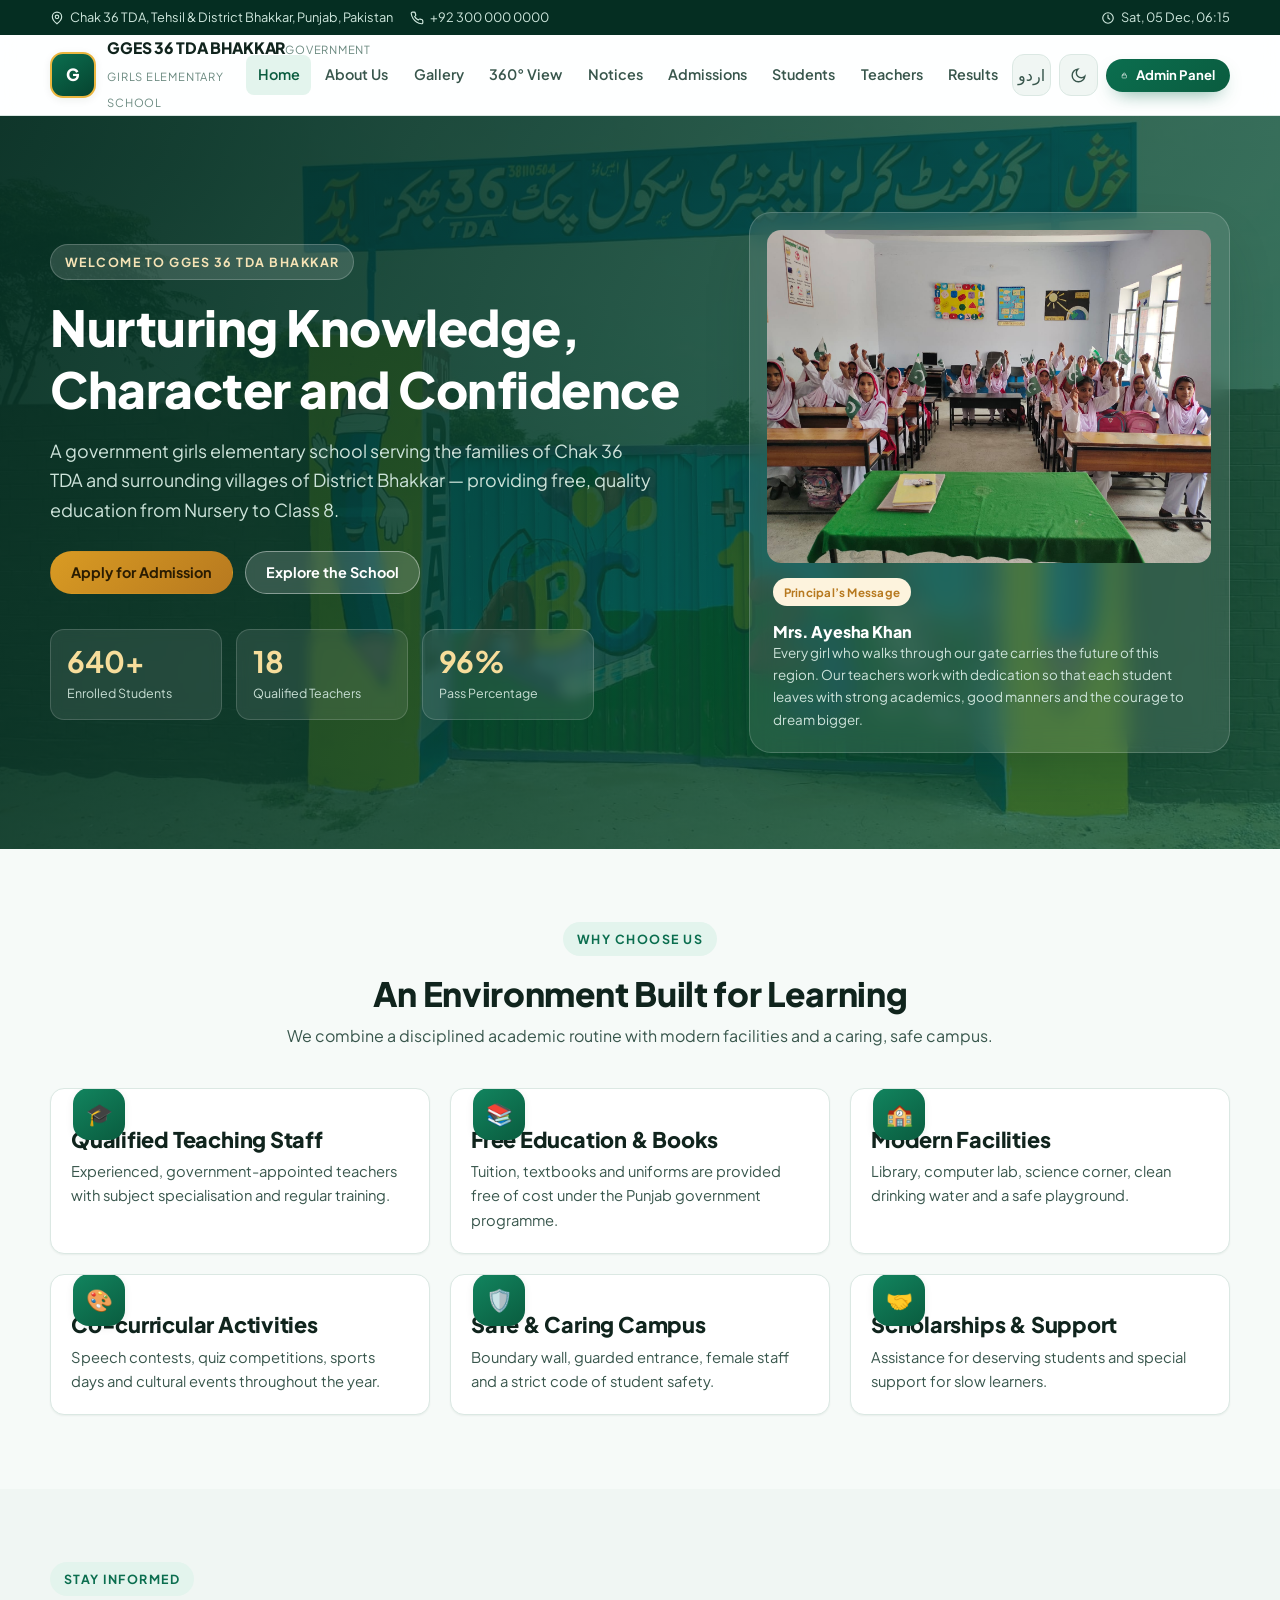
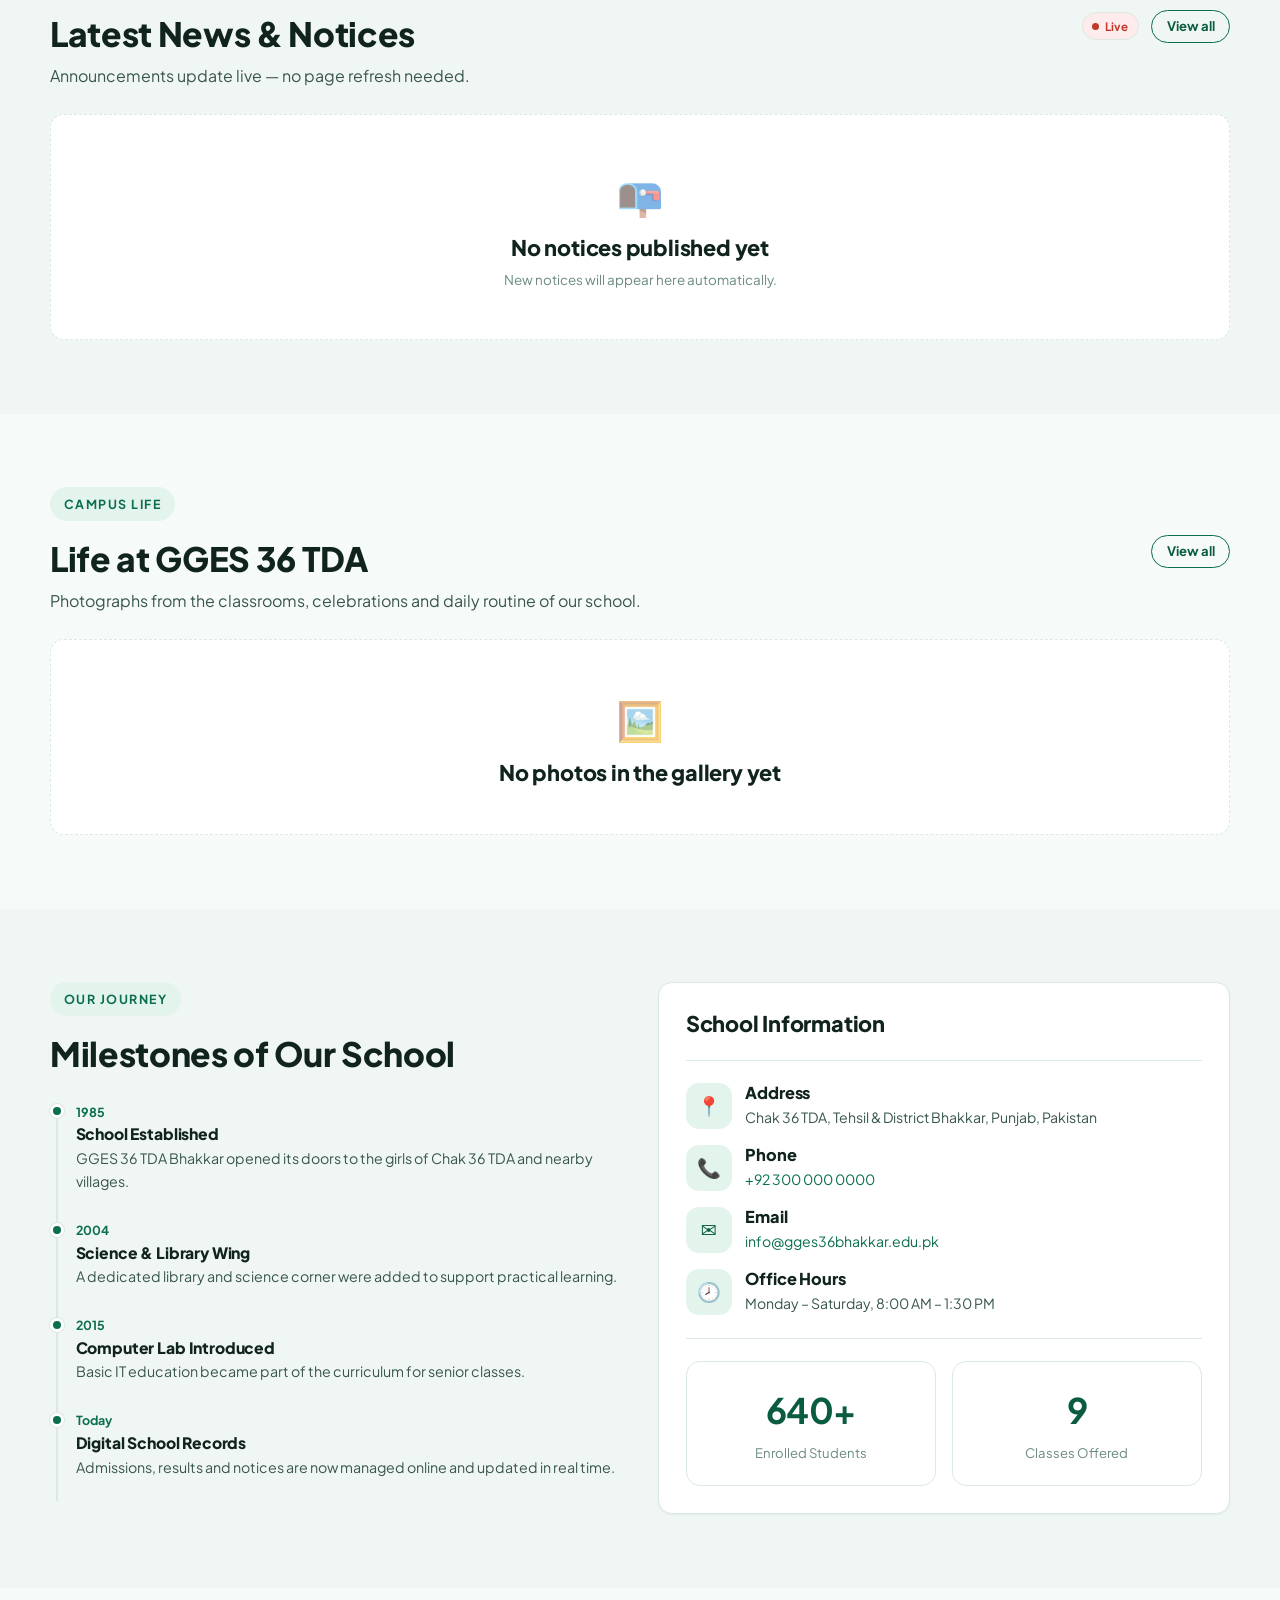
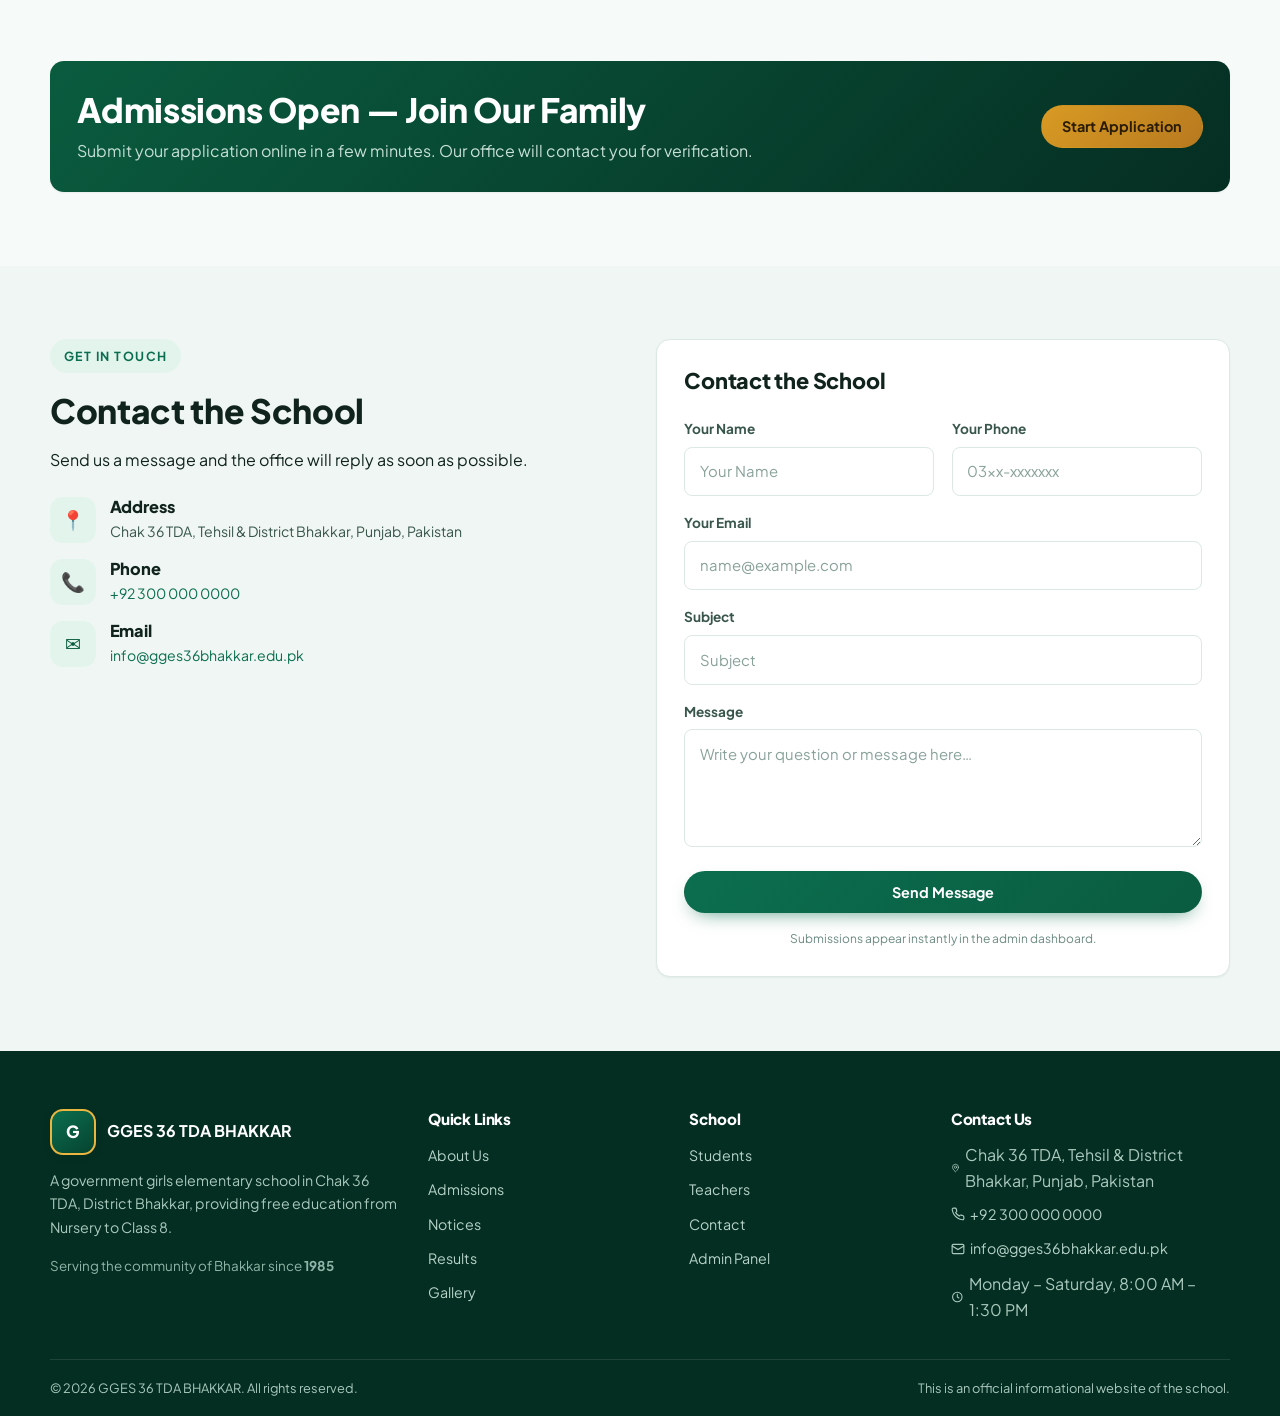
<file: index.html>
<!DOCTYPE html>
<html lang="en" dir="ltr" data-theme="light">
<head>
<meta charset="UTF-8">
<meta name="viewport" content="width=device-width, initial-scale=1">
<title>GGES 36 TDA BHAKKAR — Government Girls Elementary School, Bhakkar</title>
<meta name="description" content="Official website of GGES 36 TDA Bhakkar — a government girls elementary school in District Bhakkar, Punjab. Admissions, notices, results, students, teachers and school gallery.">
<meta name="theme-color" content="#0b6e4f">
<link rel="icon" href="data:image/svg+xml,%3Csvg xmlns='http://www.w3.org/2000/svg' viewBox='0 0 64 64'%3E%3Crect width='64' height='64' rx='14' fill='%230b6e4f'/%3E%3Ctext x='32' y='43' font-family='Arial' font-size='30' font-weight='bold' fill='white' text-anchor='middle'%3EG%3C/text%3E%3C/svg%3E">
<link rel="stylesheet" href="assets/css/style.css">
</head>
<body>
<div id="site-header"></div>
<div id="ticker" class="ticker" aria-hidden="true"></div>

<main id="main">

  <!-- ============================ HERO ============================ -->
  <section class="hero hero--img" id="heroSection">
    <img class="hero__bg" id="heroBgImg" src="assets/images/school-gate.jpeg" alt="" aria-hidden="true">
    <div class="shell">
      <div class="hero__grid">
        <div>
          <span class="eyebrow" data-i18n="home.heroTagline"></span>
          <h1 class="mt-2" data-i18n="home.heroTitle"></h1>
          <p class="lead mt-2" style="max-width:38rem" data-i18n="home.heroText"></p>
          <div class="hero__cta">
            <a class="btn btn--gold" href="admissions.html" data-i18n="home.ctaApply"></a>
            <a class="btn btn--light" href="about.html" data-i18n="home.ctaExplore"></a>
          </div>
          <div class="hero__stats">
            <div class="hero__stat"><b data-count="640" data-count-suffix="+">0</b><span data-i18n="home.statStudents"></span></div>
            <div class="hero__stat"><b data-count="18">0</b><span data-i18n="home.statTeachers"></span></div>
            <div class="hero__stat"><b data-count="96" data-count-suffix="%">0</b><span data-i18n="home.statPass"></span></div>
          </div>
        </div>
        <aside class="hero__card reveal">
          <img id="heroPhoto"
               src="assets/images/classroom.jpeg"
               alt="Students of GGES 36 TDA Bhakkar in class" loading="lazy">
          <div class="hero__card-body">
            <span class="badge badge--gold" data-i18n="home.highlightTitle"></span>
            <h3 class="mt-2" data-setting="principalName"></h3>
            <p data-i18n="home.highlightText"></p>
          </div>
        </aside>
      </div>
    </div>
  </section>

  <!-- ============================ FEATURES ============================ -->
  <section class="section">
    <div class="shell">
      <div class="section-head center reveal">
        <span class="eyebrow" data-i18n="home.featuresEyebrow"></span>
        <h2 class="mt-2" data-i18n="home.featuresTitle"></h2>
        <p data-i18n="home.featuresText"></p>
        <span class="title-rule"></span>
      </div>
      <div class="grid g-3">
        <article class="card reveal" data-delay="0">
          <div class="card__body feature">
            <span class="feature__badge">🎓</span>
            <h3 data-i18n="home.f1Title"></h3>
            <p data-i18n="home.f1Text"></p>
          </div>
        </article>
        <article class="card reveal" data-delay="80">
          <div class="card__body feature">
            <span class="feature__badge">📚</span>
            <h3 data-i18n="home.f2Title"></h3>
            <p data-i18n="home.f2Text"></p>
          </div>
        </article>
        <article class="card reveal" data-delay="160">
          <div class="card__body feature">
            <span class="feature__badge">🏫</span>
            <h3 data-i18n="home.f3Title"></h3>
            <p data-i18n="home.f3Text"></p>
          </div>
        </article>
        <article class="card reveal" data-delay="0">
          <div class="card__body feature">
            <span class="feature__badge">🎨</span>
            <h3 data-i18n="home.f4Title"></h3>
            <p data-i18n="home.f4Text"></p>
          </div>
        </article>
        <article class="card reveal" data-delay="80">
          <div class="card__body feature">
            <span class="feature__badge">🛡️</span>
            <h3 data-i18n="home.f5Title"></h3>
            <p data-i18n="home.f5Text"></p>
          </div>
        </article>
        <article class="card reveal" data-delay="160">
          <div class="card__body feature">
            <span class="feature__badge">🤝</span>
            <h3 data-i18n="home.f6Title"></h3>
            <p data-i18n="home.f6Text"></p>
          </div>
        </article>
      </div>
    </div>
  </section>

  <!-- ============================ NOTICES (LIVE) ============================ -->
  <section class="section section--alt">
    <div class="shell">
      <div class="between mb-3 reveal">
        <div class="section-head" style="margin:0">
          <span class="eyebrow" data-i18n="home.noticesEyebrow"></span>
          <h2 class="mt-2" data-i18n="home.noticesTitle"></h2>
          <p data-i18n="home.noticesText"></p>
        </div>
        <div class="row">
          <span class="badge badge--live" data-i18n="common.live"></span>
          <a class="btn btn--outline btn--sm" href="notices.html" data-i18n="common.viewAll"></a>
        </div>
      </div>
      <div class="stack" id="homeNotices"></div>
    </div>
  </section>

  <!-- ============================ GALLERY PREVIEW ============================ -->
  <section class="section">
    <div class="shell">
      <div class="between mb-3 reveal">
        <div class="section-head" style="margin:0">
          <span class="eyebrow" data-i18n="home.galleryEyebrow"></span>
          <h2 class="mt-2" data-i18n="home.galleryTitle"></h2>
          <p data-i18n="home.galleryText"></p>
        </div>
        <a class="btn btn--outline btn--sm" href="gallery.html" data-i18n="common.viewAll"></a>
      </div>
      <div class="gallery-grid" id="homeGallery"></div>
    </div>
  </section>

  <!-- ============================ TIMELINE + FACTS ============================ -->
  <section class="section section--alt">
    <div class="shell grid g-2" style="align-items:start;gap:2.2rem">
      <div class="reveal">
        <span class="eyebrow" data-i18n="home.timelineEyebrow"></span>
        <h2 class="mt-2 mb-3" data-i18n="home.timelineTitle"></h2>
        <div class="timeline">
          <article class="tl-item">
            <span data-setting="established"></span>
            <h4>School Established</h4>
            <p>GGES 36 TDA Bhakkar opened its doors to the girls of Chak 36 TDA and nearby villages.</p>
          </article>
          <article class="tl-item">
            <span>2004</span>
            <h4>Science &amp; Library Wing</h4>
            <p>A dedicated library and science corner were added to support practical learning.</p>
          </article>
          <article class="tl-item">
            <span>2015</span>
            <h4>Computer Lab Introduced</h4>
            <p>Basic IT education became part of the curriculum for senior classes.</p>
          </article>
          <article class="tl-item">
            <span id="tlNow">Today</span>
            <h4>Digital School Records</h4>
            <p>Admissions, results and notices are now managed online and updated in real time.</p>
          </article>
        </div>
      </div>
      <div class="reveal" data-delay="120">
        <div class="panel">
          <h3 data-i18n="about.schoolInfo"></h3>
          <hr class="divider">
          <div class="stack">
            <div class="tile">
              <span class="tile__icon">📍</span>
              <div><h4 data-i18n="common.address"></h4><p data-setting="address"></p></div>
            </div>
            <div class="tile">
              <span class="tile__icon">📞</span>
              <div><h4 data-i18n="common.phone"></h4><p><a id="factPhone" href="#"></a></p></div>
            </div>
            <div class="tile">
              <span class="tile__icon">✉️</span>
              <div><h4 data-i18n="common.email"></h4><p><a id="factMail" href="#"></a></p></div>
            </div>
            <div class="tile">
              <span class="tile__icon">🕗</span>
              <div><h4 data-i18n="common.officeHours"></h4><p data-setting="officeHours"></p></div>
            </div>
          </div>
          <hr class="divider">
          <div class="stats" style="grid-template-columns:1fr 1fr">
            <div class="stat"><b data-count="640" data-count-suffix="+">0</b><span data-i18n="home.statStudents"></span></div>
            <div class="stat"><b>9</b><span data-i18n="home.statClasses"></span></div>
          </div>
        </div>
      </div>
    </div>
  </section>

  <!-- ============================ CTA ============================ -->
  <section class="section">
    <div class="shell">
      <div class="panel reveal" style="background:linear-gradient(135deg,var(--green-700),var(--green-900));border:0;color:#fff;display:grid;grid-template-columns:1.4fr auto;gap:1.5rem;align-items:center">
        <div>
          <h2 style="color:#fff" data-i18n="home.ctaTitle"></h2>
          <p style="color:#c7e0d6;margin-top:.5rem" data-i18n="home.ctaText"></p>
        </div>
        <a class="btn btn--gold" href="admissions.html" data-i18n="home.ctaButton"></a>
      </div>
    </div>
  </section>

  <!-- ============================ CONTACT ============================ -->
  <section class="section section--alt" id="contact">
    <div class="shell grid g-2" style="gap:2rem;align-items:start">
      <div class="reveal">
        <span class="eyebrow" data-i18n="contact.eyebrow"></span>
        <h2 class="mt-2" data-i18n="contact.title"></h2>
        <p class="mt-2" data-i18n="contact.text"></p>
        <div class="stack mt-3">
          <div class="tile"><span class="tile__icon">📍</span><div><h4 data-i18n="common.address"></h4><p data-setting="address"></p></div></div>
          <div class="tile"><span class="tile__icon">📞</span><div><h4 data-i18n="common.phone"></h4><p><a id="cPhone" href="#"></a></p></div></div>
          <div class="tile"><span class="tile__icon">✉️</span><div><h4 data-i18n="common.email"></h4><p><a id="cMail" href="#"></a></p></div></div>
        </div>
      </div>
      <form class="panel reveal" id="contactForm" data-delay="100" novalidate>
        <h3 class="mb-3" data-i18n="contact.title"></h3>
        <div class="form-grid">
          <div class="field">
            <label for="cName" data-i18n="contact.yourName"></label>
            <input class="input" id="cName" name="name" required data-i18n-ph="contact.yourName">
            <span class="err" data-i18n="common.requiredField"></span>
          </div>
          <div class="field">
            <label for="cPhone2" data-i18n="contact.yourPhone"></label>
            <input class="input" id="cPhone2" name="phone" inputmode="tel" placeholder="03xx-xxxxxxx">
          </div>
          <div class="field field--full">
            <label for="cEmail" data-i18n="contact.yourEmail"></label>
            <input class="input" id="cEmail" name="email" type="email" data-i18n-ph="adm.emailPh">
          </div>
          <div class="field field--full">
            <label for="cSubject" data-i18n="contact.subject"></label>
            <input class="input" id="cSubject" name="subject" required data-i18n-ph="contact.subject">
            <span class="err" data-i18n="common.requiredField"></span>
          </div>
          <div class="field field--full">
            <label for="cMessage" data-i18n="contact.message"></label>
            <textarea class="textarea" id="cMessage" name="message" required data-i18n-ph="contact.messagePh"></textarea>
            <span class="err" data-i18n="common.requiredField"></span>
          </div>
        </div>
        <button class="btn btn--primary btn--block mt-3" type="submit" data-i18n="contact.send"></button>
        <p class="tiny muted mt-2 center" data-i18n="adm.liveNote"></p>
      </form>
    </div>
  </section>

</main>

<div id="site-footer"></div>

<script src="assets/js/vendor/supabase.js"></script>
<script src="assets/js/store.js"></script>
<script src="assets/js/i18n.js"></script>
<script src="assets/js/app.js"></script>
<script>
(function () {
  'use strict';
  var $ = App.$, esc = App.esc;

  App.init({ active: 'home' });

  /* ---------- live notices ---------- */
  function paintNotices() {
    var lang = I18N.lang();
    var host = $('#homeNotices');
    var list = Store.all('notices')
      .sort(function (a, b) {
        if (!!b.pinned !== !!a.pinned) return b.pinned ? 1 : -1;
        return String(b.date).localeCompare(String(a.date));
      })
      .slice(0, 3);

    if (!list.length) {
      host.innerHTML = '<div class="empty"><div class="empty__icon">📭</div>' +
        '<h3>' + esc(I18N.t('notices.empty')) + '</h3>' +
        '<p class="small mt-1">' + esc(I18N.t('notices.emptyHint')) + '</p></div>';
      return;
    }

    host.innerHTML = list.map(function (n) {
      var title = lang === 'ur' && n.titleUr ? n.titleUr : n.title;
      var body = lang === 'ur' && n.bodyUr ? n.bodyUr : n.body;
      var d = new Date(n.date || n.createdAt);
      var day = isNaN(d.getTime()) ? '--' : String(d.getDate()).padStart(2, '0');
      var mon = isNaN(d.getTime()) ? '' : d.toLocaleDateString(lang === 'ur' ? 'ur-PK' : 'en-GB', { month: 'short' });
      var isNew = (Date.now() - new Date(n.date || n.createdAt).getTime()) < 7 * 86400000;
      return '<article class="notice">' +
        '<div class="notice__date"><b>' + day + '</b><span>' + esc(mon) + '</span></div>' +
        '<div class="notice__body">' +
          '<h3>' + esc(title) + '</h3>' +
          '<p>' + esc(String(body || '').slice(0, 170)) + (String(body || '').length > 170 ? '…' : '') + '</p>' +
          '<div class="notice__foot">' +
            '<span class="badge badge--info">' + esc(n.category || 'General') + '</span>' +
            (n.pinned ? '<span class="badge badge--gold">' + esc(I18N.t('notices.pinned')) + '</span>' : '') +
            (isNew ? '<span class="badge badge--live">' + esc(I18N.t('common.new')) + '</span>' : '') +
            '<a class="btn btn--ghost btn--xs" href="notices.html">' + esc(I18N.t('common.readMore')) + '</a>' +
          '</div>' +
        '</div>' +
      '</article>';
    }).join('');
  }

  /* ---------- live gallery preview ---------- */
  function paintGallery() {
    var lang = I18N.lang();
    var host = $('#homeGallery');
    var list = Store.all('gallery').filter(function (g) {
      return Store.mediaKind(g) !== 'video' && (g.category || 'Other') !== 'Panorama';
    }).slice(0, 4);
    if (!list.length) {
      host.innerHTML = '<div class="empty" style="grid-column:1/-1"><div class="empty__icon">🖼️</div>' +
        '<h3>' + esc(I18N.t('gallery.empty')) + '</h3></div>';
      return;
    }
    host.innerHTML = list.map(function (g, i) {
      var t = lang === 'ur' && g.titleUr ? g.titleUr : g.title;
      return '<figure class="gitem' + (i === 0 ? ' gitem--wide' : '') + '" data-src="' + esc(g.src) + '" data-cap="' + esc(t) + '">' +
        '<img src="' + esc(g.src) + '" alt="' + esc(t) + '" loading="lazy">' +
        '<figcaption class="gitem__cap">' + esc(t) + '</figcaption>' +
      '</figure>';
    }).join('');
    host.querySelectorAll('.gitem').forEach(function (el) {
      el.addEventListener('click', function () { window.location.href = 'gallery.html'; });
    });
  }

  /* ---------- contact form ---------- */
  function bindContact() {
    var form = $('#contactForm');
    form.addEventListener('submit', function (e) {
      e.preventDefault();
      var ok = true;
      [['#cName'], ['#cSubject'], ['#cMessage']].forEach(function (p) {
        var el = $(p[0]);
        var field = el.closest('.field');
        var bad = !el.value.trim();
        field.classList.toggle('has-error', bad);
        if (bad) ok = false;
      });
      if (!ok) { App.toast(I18N.t('common.requiredField'), 'error'); return; }
      Store.add('messages', {
        name: $('#cName').value.trim(),
        phone: $('#cPhone2').value.trim(),
        email: $('#cEmail').value.trim(),
        subject: $('#cSubject').value.trim(),
        message: $('#cMessage').value.trim(),
        read: false
      });
      form.reset();
      App.toast(I18N.t('contact.success'), 'success');
    });
  }

  function paintFactLinks() {
    var s = Store.settings();
    var map = [['#factPhone', s.phone, 'tel:'], ['#cPhone', s.phone, 'tel:'],
               ['#factMail', s.email, 'mailto:'], ['#cMail', s.email, 'mailto:']];
    map.forEach(function (m) {
      var el = $(m[0]);
      if (!el) return;
      el.textContent = m[1] || '';
      el.href = m[2] + String(m[1] || '').replace(/[^\d+@.\w-]/g, '');
    });
    var el = $('#tlNow');
    if (el && I18N.lang() === 'ur') el.textContent = 'آج';
  }

  function paintAll() { paintNotices(); paintGallery(); paintFactLinks(); paintHero(); paintHeroBg(); }

  // prefer an original photo uploaded by the school admin for the hero card
  function paintHero() {
    var h = $('#heroPhoto');
    if (!h) return;
    var uploaded = Store.all('gallery').filter(function (g) {
      return Store.mediaKind(g) === 'photo' && (g.category || 'Other') !== 'Panorama' &&
        g.src && String(g.src).indexOf('assets/') !== 0;
    });
    if (uploaded.length) h.src = uploaded[0].src;
  }

  // homepage background photo — set from Admin → Settings
  function paintHeroBg() {
    var img = $('#heroBgImg');
    if (!img) return;
    img.src = Store.settings().heroImage || 'assets/images/school-gate.jpeg';
  }

  paintAll();
  Store.subscribe('notices', paintNotices);
  Store.subscribe('gallery', function () { paintGallery(); paintHero(); });
  Store.subscribe('settings', function () { paintFactLinks(); paintHeroBg(); });
  document.addEventListener('gges:langchange', function () { paintAll(); App.startReveal(document); });
})();
</script>
</body>
</html>
</file>
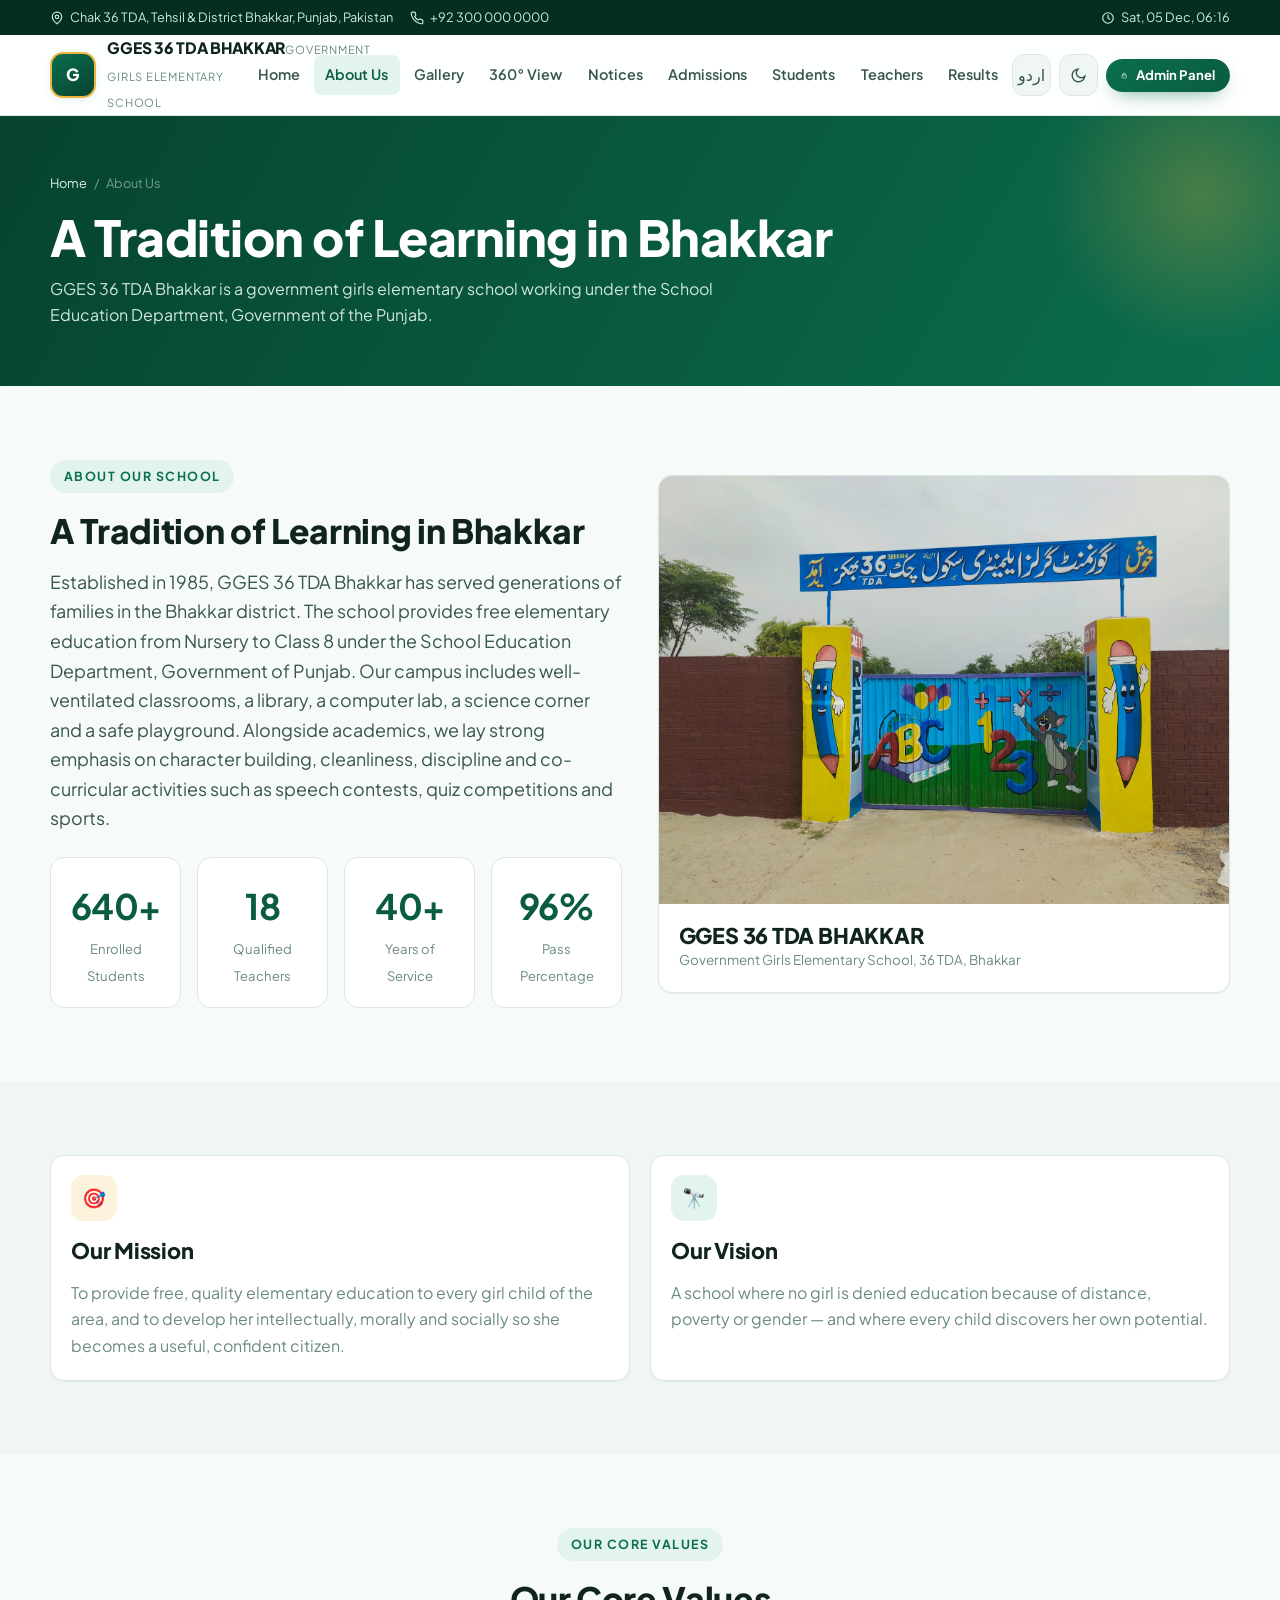
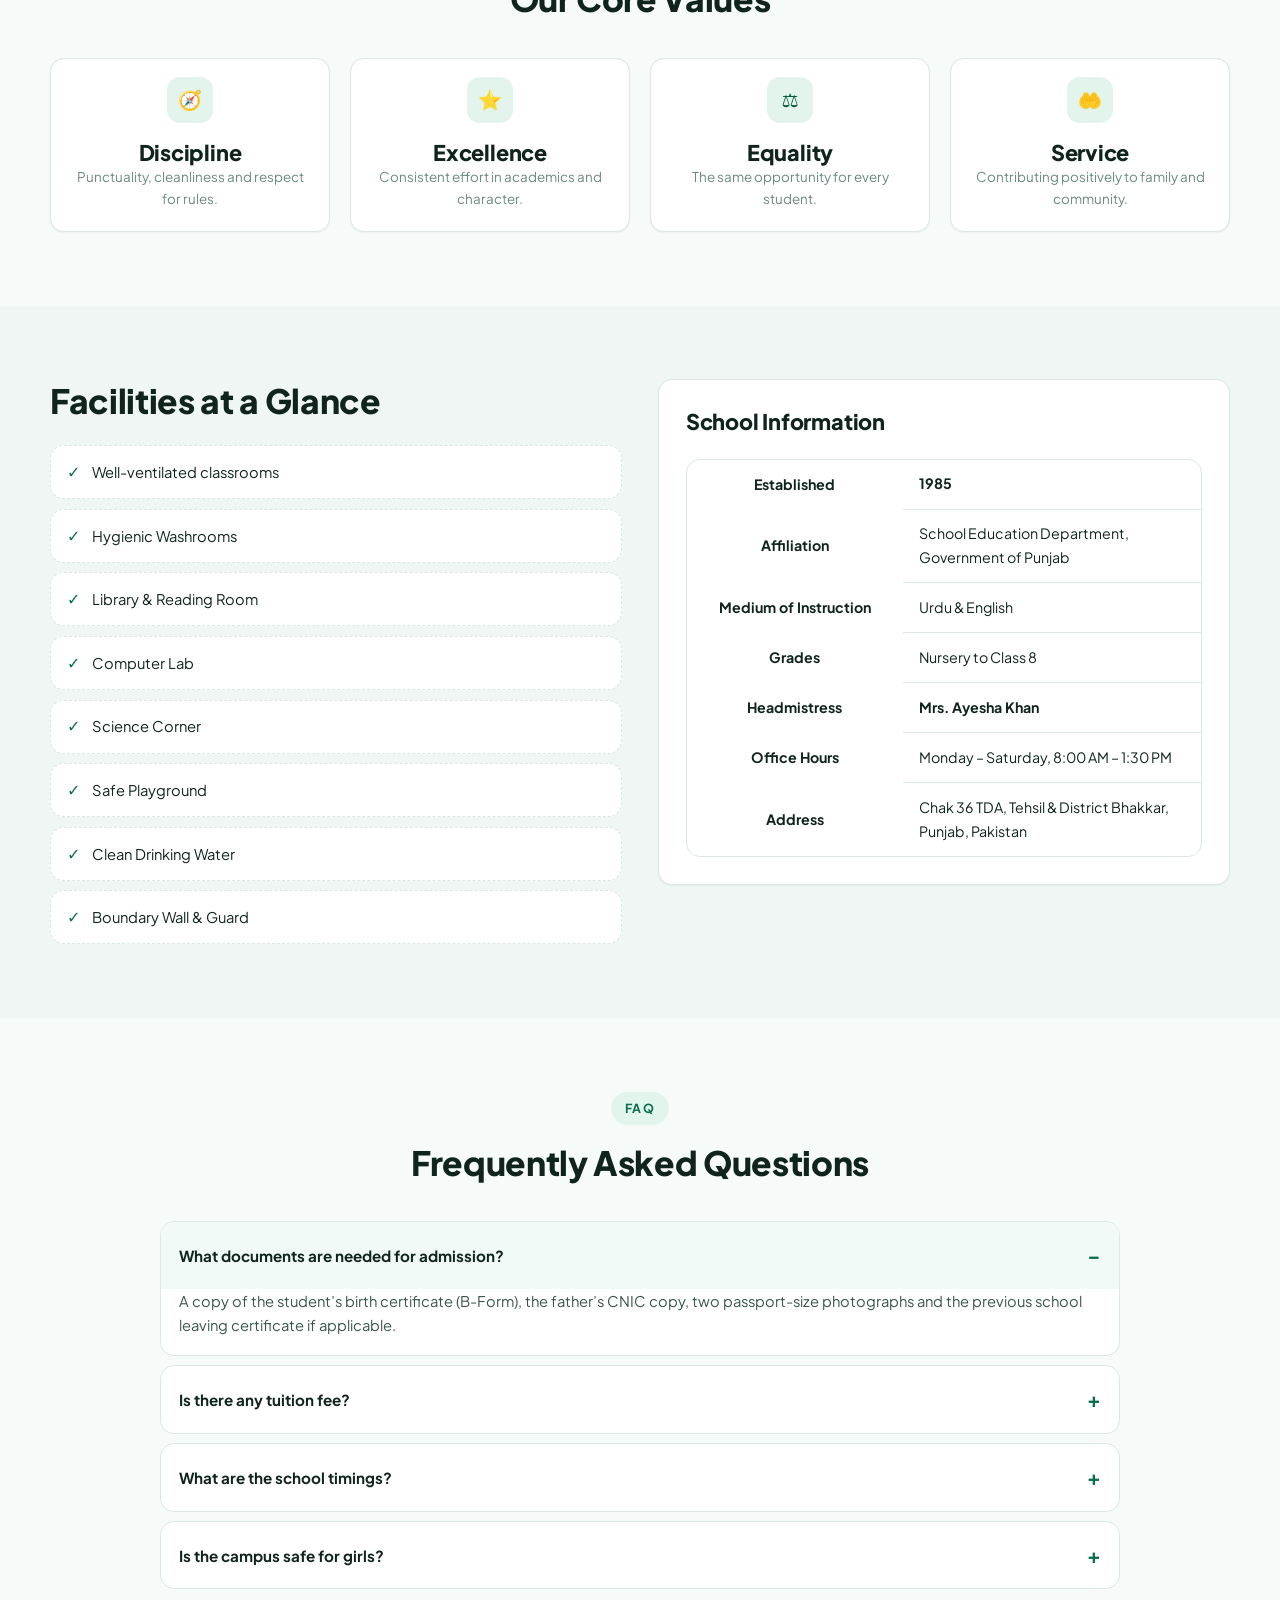
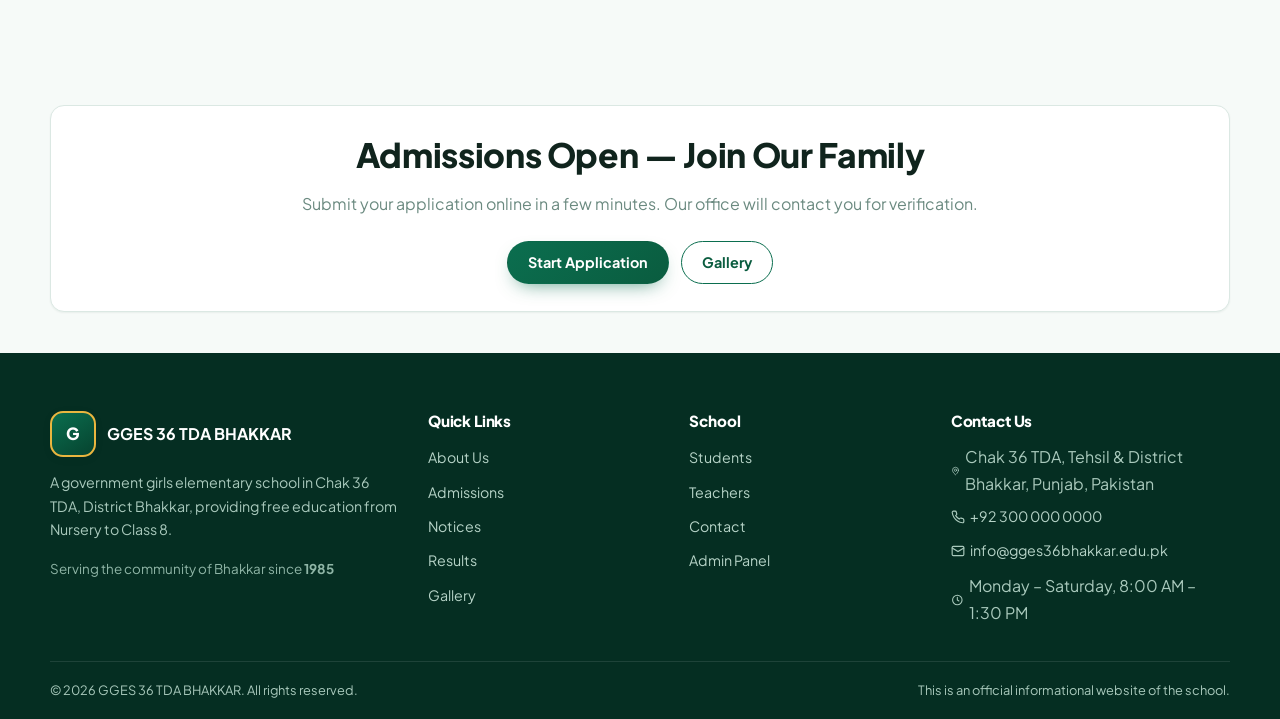
<file: about.html>
<!DOCTYPE html>
<html lang="en" dir="ltr" data-theme="light">
<head>
<meta charset="UTF-8">
<meta name="viewport" content="width=device-width, initial-scale=1">
<title>About Us — GGES 36 TDA BHAKKAR</title>
<meta name="description" content="About GGES 36 TDA Bhakkar: mission, vision, core values, facilities, school information and frequently asked questions.">
<meta name="theme-color" content="#0b6e4f">
<link rel="icon" href="data:image/svg+xml,%3Csvg xmlns='http://www.w3.org/2000/svg' viewBox='0 0 64 64'%3E%3Crect width='64' height='64' rx='14' fill='%230b6e4f'/%3E%3Ctext x='32' y='43' font-family='Arial' font-size='30' font-weight='bold' fill='white' text-anchor='middle'%3EG%3C/text%3E%3C/svg%3E">
<link rel="stylesheet" href="assets/css/style.css">
</head>
<body>
<div id="site-header"></div>

<main id="main">
  <section class="page-head">
    <div class="shell">
      <nav class="crumbs" aria-label="Breadcrumb">
        <a href="index.html" data-i18n="nav.home"></a><span>/</span><span data-i18n="nav.about"></span>
      </nav>
      <h1 data-i18n="about.title"></h1>
      <p data-i18n="about.intro"></p>
    </div>
  </section>

  <!-- intro -->
  <section class="section">
    <div class="shell grid g-2" style="gap:2.2rem;align-items:center">
      <div class="reveal">
        <span class="eyebrow" data-i18n="about.eyebrow"></span>
        <h2 class="mt-2 mb-2" data-i18n="about.title"></h2>
        <p class="lead" id="aboutLong"></p>
        <div class="stats mt-3">
          <div class="stat"><b data-count="640" data-count-suffix="+">0</b><span data-i18n="home.statStudents"></span></div>
          <div class="stat"><b data-count="18">0</b><span data-i18n="home.statTeachers"></span></div>
          <div class="stat"><b data-count="40" data-count-suffix="+">0</b><span>Years of Service</span></div>
          <div class="stat"><b data-count="96" data-count-suffix="%">0</b><span data-i18n="home.statPass"></span></div>
        </div>
      </div>
      <figure class="card reveal" data-delay="100" style="margin:0">
        <img class="card__media" style="aspect-ratio:4/3"
             src="assets/images/school-gate.jpeg"
             alt="GGES 36 TDA Bhakkar campus" loading="lazy">
        <figcaption class="card__body"><h3 data-setting="schoolName"></h3><p class="muted small" data-setting="tagline"></p></figcaption>
      </figure>
    </div>
  </section>

  <!-- mission / vision -->
  <section class="section section--alt">
    <div class="shell grid g-2">
      <article class="card reveal">
        <div class="card__body">
          <span class="tile__icon" style="background:var(--gold-100);color:var(--gold-600)">🎯</span>
          <h3 class="mt-2" data-i18n="about.missionTitle"></h3>
          <p class="muted mt-2" data-i18n="about.missionText"></p>
        </div>
      </article>
      <article class="card reveal" data-delay="100">
        <div class="card__body">
          <span class="tile__icon">🔭</span>
          <h3 class="mt-2" data-i18n="about.visionTitle"></h3>
          <p class="muted mt-2" data-i18n="about.visionText"></p>
        </div>
      </article>
    </div>
  </section>

  <!-- values -->
  <section class="section">
    <div class="shell">
      <div class="section-head center reveal">
        <span class="eyebrow" data-i18n="about.valuesTitle"></span>
        <h2 class="mt-2" data-i18n="about.valuesTitle"></h2>
        <span class="title-rule"></span>
      </div>
      <div class="grid g-4">
        <article class="card reveal"><div class="card__body center">
          <span class="tile__icon" style="margin-inline:auto">🧭</span>
          <h3 class="mt-2" data-i18n="about.v1"></h3><p class="muted small" data-i18n="about.v1t"></p>
        </div></article>
        <article class="card reveal" data-delay="80"><div class="card__body center">
          <span class="tile__icon" style="margin-inline:auto">⭐</span>
          <h3 class="mt-2" data-i18n="about.v2"></h3><p class="muted small" data-i18n="about.v2t"></p>
        </div></article>
        <article class="card reveal" data-delay="160"><div class="card__body center">
          <span class="tile__icon" style="margin-inline:auto">⚖️</span>
          <h3 class="mt-2" data-i18n="about.v3"></h3><p class="muted small" data-i18n="about.v3t"></p>
        </div></article>
        <article class="card reveal" data-delay="240"><div class="card__body center">
          <span class="tile__icon" style="margin-inline:auto">🤲</span>
          <h3 class="mt-2" data-i18n="about.v4"></h3><p class="muted small" data-i18n="about.v4t"></p>
        </div></article>
      </div>
    </div>
  </section>

  <!-- facilities + school info -->
  <section class="section section--alt">
    <div class="shell grid g-2" style="gap:2.2rem;align-items:start">
      <div class="reveal">
        <h2 class="mb-3" data-i18n="about.facilitiesTitle"></h2>
        <ul class="grid" style="gap:.6rem" id="facilityList"></ul>
      </div>
      <div class="panel reveal" data-delay="100">
        <h3 class="mb-3" data-i18n="about.schoolInfo"></h3>
        <div class="table-wrap">
          <table class="data" style="min-width:0">
            <tbody>
              <tr><th style="width:42%"><span data-i18n="about.established"></span></th><td class="cell-strong" data-setting="established"></td></tr>
              <tr><th><span data-i18n="about.affiliation"></span></th><td data-i18n="about.affiliationValue"></td></tr>
              <tr><th><span data-i18n="about.medium"></span></th><td data-i18n="about.mediumValue"></td></tr>
              <tr><th><span data-i18n="about.grades"></span></th><td data-i18n="about.gradesValue"></td></tr>
              <tr><th><span data-i18n="about.principal"></span></th><td class="cell-strong" data-setting="principalName"></td></tr>
              <tr><th><span data-i18n="common.officeHours"></span></th><td data-setting="officeHours"></td></tr>
              <tr><th><span data-i18n="common.address"></span></th><td data-setting="address"></td></tr>
            </tbody>
          </table>
        </div>
      </div>
    </div>
  </section>

  <!-- FAQ -->
  <section class="section">
    <div class="shell" style="max-width:60rem">
      <div class="section-head center reveal">
        <span class="eyebrow">FAQ</span>
        <h2 class="mt-2" data-i18n="about.faq"></h2>
        <span class="title-rule"></span>
      </div>
      <div class="reveal" id="faqBox"></div>
    </div>
  </section>

  <!-- CTA -->
  <section class="section section--tight">
    <div class="shell">
      <div class="panel center reveal">
        <h2 data-i18n="home.ctaTitle"></h2>
        <p class="mt-2 muted" data-i18n="home.ctaText"></p>
        <div class="row mt-3" style="justify-content:center">
          <a class="btn btn--primary" href="admissions.html" data-i18n="home.ctaButton"></a>
          <a class="btn btn--outline" href="gallery.html" data-i18n="nav.gallery"></a>
        </div>
      </div>
    </div>
  </section>
</main>

<div id="site-footer"></div>

<script src="assets/js/vendor/supabase.js"></script>
<script src="assets/js/store.js"></script>
<script src="assets/js/i18n.js"></script>
<script src="assets/js/app.js"></script>
<script>
(function () {
  'use strict';
  var $ = App.$, esc = App.esc;
  App.init({ active: 'about' });

  var FACILITIES = ['about.fac1','about.fac2','about.fac3','about.fac4','about.fac5','about.fac6','about.fac7','about.fac8'];
  var FAQ = [['about.q1','about.a1'],['about.q2','about.a2'],['about.q3','about.a3'],['about.q4','about.a4']];

  function paint() {
    var lang = I18N.lang();
    var s = Store.settings();
    $('#aboutLong').textContent = (lang === 'ur' && s.aboutLongUr) ? s.aboutLongUr : (s.aboutLong || '');

    $('#facilityList').innerHTML = FACILITIES.map(function (k) {
      return '<li class="card card--flat" style="border-style:dashed"><div class="card__body" style="padding:.8rem 1rem;display:flex;gap:.7rem;align-items:center">' +
        '<span style="color:var(--green-600);font-weight:800">✓</span><span style="font-size:.92rem">' + esc(I18N.t(k)) + '</span></div></li>';
    }).join('');

    $('#faqBox').innerHTML = FAQ.map(function (pair, i) {
      return '<details class="acc"' + (i === 0 ? ' open' : '') + '>' +
        '<summary>' + esc(I18N.t(pair[0])) + '</summary>' +
        '<div class="acc__body">' + esc(I18N.t(pair[1])) + '</div>' +
      '</details>';
    }).join('');
  }

  paint();
  document.addEventListener('gges:langchange', paint);
  Store.subscribe('settings', paint);
})();
</script>
</body>
</html>
</file>
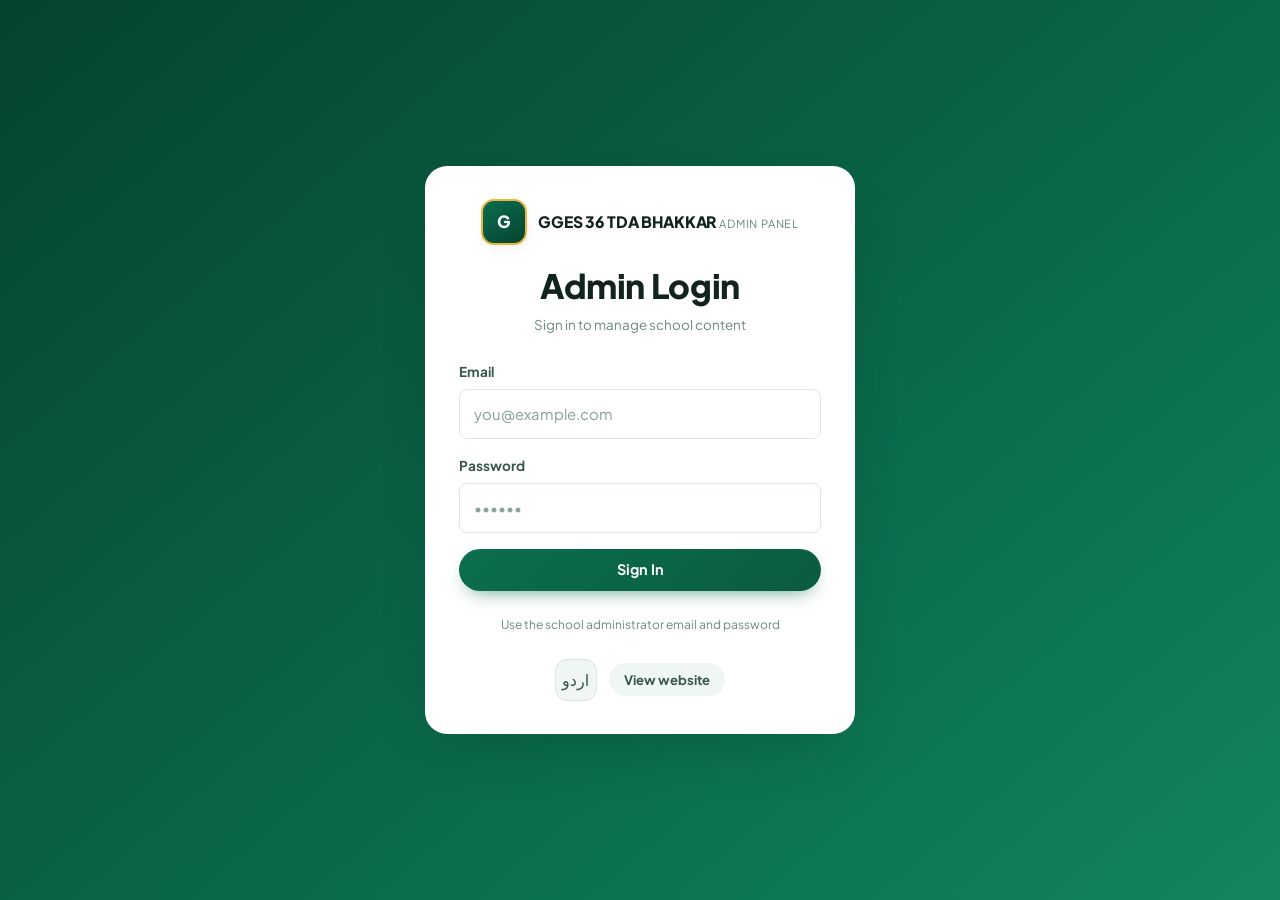
<file: admin.html>
<!DOCTYPE html>
<html lang="en" dir="ltr" data-theme="light">
<head>
<meta charset="UTF-8">
<meta name="viewport" content="width=device-width, initial-scale=1">
<title>Admin Panel — GGES 36 TDA BHAKKAR</title>
<meta name="robots" content="noindex, nofollow">
<meta name="theme-color" content="#06432f">
<link rel="icon" href="data:image/svg+xml,%3Csvg xmlns='http://www.w3.org/2000/svg' viewBox='0 0 64 64'%3E%3Crect width='64' height='64' rx='14' fill='%230b6e4f'/%3E%3Ctext x='32' y='43' font-family='Arial' font-size='30' font-weight='bold' fill='white' text-anchor='middle'%3EG%3C/text%3E%3C/svg%3E">
<link rel="stylesheet" href="assets/css/style.css">
</head>
<body class="admin-body">

<!-- ============================= LOGIN ============================= -->
<div class="login-wrap" id="loginView">
  <div class="login-card">
    <div class="brand">
      <span class="brand__logo">G</span>
      <span class="brand__text">
        <span class="brand__name" data-setting="schoolName"></span>
        <span class="brand__sub" data-i18n="nav.admin"></span>
      </span>
    </div>
    <h2 class="center" data-i18n="admin.title"></h2>
    <p class="center muted small mt-1" data-i18n="admin.subtitle"></p>

    <form id="loginForm" class="stack mt-3" novalidate>
      <div class="field">
        <label for="u" data-i18n="admin.username"></label>
        <input class="input" id="u" type="email" autocomplete="email" required placeholder="you@example.com">
      </div>
      <div class="field">
        <label for="p" data-i18n="admin.password"></label>
        <input class="input" id="p" type="password" autocomplete="current-password" required placeholder="••••••">
      </div>
      <button class="btn btn--primary btn--block" type="submit" data-i18n="admin.signIn"></button>
    </form>

    <p class="tiny muted center mt-3" data-i18n="admin.demoHint"></p>
    <div class="row mt-3" style="justify-content:center">
      <button class="icon-btn" id="loginLang" data-i18n-title="nav.lang" aria-label="Language">اردو</button>
      <a class="btn btn--ghost btn--sm" href="index.html" data-i18n="admin.viewSite"></a>
    </div>
  </div>
</div>

<!-- ============================= APP ============================= -->
<div class="admin-shell hide" id="adminApp">
  <aside class="admin-side">
    <div class="brand">
      <span class="brand__logo" id="sideLogo">G</span>
      <b data-setting="schoolName"></b>
    </div>
    <nav class="admin-nav" id="adminNav"></nav>
    <div class="mt-3" style="padding-top:1rem;border-top:1px solid rgba(255,255,255,.12)">
      <p class="tiny" style="color:#8fb5a6" data-i18n="admin.realtimeNote"></p>
      <p class="tiny mt-2" style="color:#8fb5a6"><span data-i18n="admin.storageUsed"></span>: <b id="storageUsed">—</b></p>
    </div>
    <div class="row mt-3">
      <a class="btn btn--ghost btn--sm" href="index.html" data-i18n="admin.viewSite"></a>
      <button class="btn btn--danger btn--sm" id="logoutBtn" data-i18n="admin.logout"></button>
    </div>
  </aside>

  <main class="admin-main">
    <div class="admin-head">
      <div>
        <h1 id="viewTitle" data-i18n="admin.dashboard"></h1>
        <p class="small muted"><span data-i18n="admin.welcome"></span>, <b id="whoami"></b> · <span id="lastUpdated"></span></p>
      </div>
      <div class="row">
        <span class="badge badge--live" data-i18n="common.live"></span>
        <button class="icon-btn" id="appLang" data-i18n-title="nav.lang">اردو</button>
        <button class="icon-btn" id="appTheme" data-i18n-title="nav.theme">◐</button>
      </div>
    </div>

    <section class="admin-view" id="view-dashboard">
      <div class="kpi" id="kpis"></div>
      <div class="grid g-2">
        <div class="panel">
          <div class="panel__head"><h3 data-i18n="admin.recentActivity"></h3></div>
          <div class="stack" id="activityList"></div>
        </div>
        <div class="panel">
          <div class="panel__head">
            <h3 data-i18n="admin.pendingAdmissions"></h3>
            <button class="btn btn--ghost btn--xs" data-goto="admissions" data-i18n="common.viewAll"></button>
          </div>
          <div class="stack" id="recentAdmissions"></div>
        </div>
      </div>
    </section>

    <section class="admin-view" id="view-notices">
      <div class="admin-tools">
        <button class="btn btn--primary btn--sm" data-new="notices" data-i18n="admin.newNotice"></button>
        <div class="searchbar" style="max-width:22rem">
          <input class="input" data-search="notices" data-i18n-ph="common.searchPlaceholder">
        </div>
      </div>
      <div class="table-wrap"><table class="data"><thead><tr id="th-notices"></tr></thead><tbody id="tb-notices"></tbody></table></div>
      <div class="empty mt-3 hide" id="empty-notices" data-i18n="admin.noRecords"></div>
    </section>

    <section class="admin-view" id="view-students">
      <div class="admin-tools">
        <button class="btn btn--primary btn--sm" data-new="students" data-i18n="admin.newStudent"></button>
        <div class="searchbar" style="max-width:22rem">
          <input class="input" data-search="students" data-i18n-ph="common.searchPlaceholder">
        </div>
        <span class="spacer"></span>
        <button class="btn btn--outline btn--sm" data-csv="students" data-i18n="admin.exportCsv"></button>
      </div>
      <div class="table-wrap"><table class="data"><thead><tr id="th-students"></tr></thead><tbody id="tb-students"></tbody></table></div>
      <div class="empty mt-3 hide" id="empty-students" data-i18n="admin.noRecords"></div>
    </section>

    <section class="admin-view" id="view-teachers">
      <div class="admin-tools">
        <button class="btn btn--primary btn--sm" data-new="teachers" data-i18n="admin.newTeacher"></button>
        <div class="searchbar" style="max-width:22rem">
          <input class="input" data-search="teachers" data-i18n-ph="common.searchPlaceholder">
        </div>
      </div>
      <div class="table-wrap"><table class="data"><thead><tr id="th-teachers"></tr></thead><tbody id="tb-teachers"></tbody></table></div>
      <div class="empty mt-3 hide" id="empty-teachers" data-i18n="admin.noRecords"></div>
    </section>

    <section class="admin-view" id="view-results">
      <div class="admin-tools">
        <button class="btn btn--primary btn--sm" data-new="results" data-i18n="admin.newResult"></button>
        <div class="searchbar" style="max-width:22rem">
          <input class="input" data-search="results" data-i18n-ph="common.searchPlaceholder">
        </div>
        <span class="spacer"></span>
        <button class="btn btn--outline btn--sm" data-csv="results" data-i18n="admin.exportCsv"></button>
      </div>
      <div class="table-wrap"><table class="data"><thead><tr id="th-results"></tr></thead><tbody id="tb-results"></tbody></table></div>
      <div class="empty mt-3 hide" id="empty-results" data-i18n="admin.noRecords"></div>
    </section>

    <section class="admin-view" id="view-gallery">
      <div class="panel mb-3">
        <div class="panel__head">
          <h3 data-i18n="admin.uploadPhoto"></h3>
          <span class="badge badge--info" data-i18n="admin.galleryHint"></span>
        </div>
        <div class="drop" id="drop">
          <div style="font-size:1.9rem">🖼️</div>
          <b data-i18n="admin.dropTitle"></b>
          <span data-i18n="admin.dropHint"></span>
          <input type="file" id="fileInput" accept="image/*,video/*" multiple class="hide">
        </div>
        <div class="form-grid mt-3">
          <div class="field">
            <label for="upCat" data-i18n="admin.photoCat"></label>
            <select class="select" id="upCat"></select>
          </div>
          <div class="field">
            <label for="upTitle" data-i18n="admin.photoTitle"></label>
            <input class="input" id="upTitle" placeholder="e.g. Annual Prize Distribution">
          </div>
          <div class="field field--full">
            <label for="upYt" data-i18n="admin.videoLink"></label>
            <div class="row" style="gap:.5rem">
              <input class="input" id="upYt" type="url" placeholder="https://www.youtube.com/watch?v=...">
              <button class="btn btn--primary" type="button" id="addYt" data-i18n="admin.addVideo"></button>
            </div>
            <p class="tiny muted" data-i18n="admin.videoLinkHint"></p>
          </div>
          <div class="field field--full">
            <p class="tiny muted" data-i18n="admin.panoHint"></p>
          </div>
        </div>
      </div>
      <div class="thumb-grid" id="thumbGrid"></div>
      <div class="empty mt-3 hide" id="empty-gallery" data-i18n="admin.noRecords"></div>
    </section>

    <section class="admin-view" id="view-admissions">
      <div class="admin-tools">
        <div class="searchbar" style="max-width:22rem">
          <input class="input" data-search="admissions" data-i18n-ph="common.searchPlaceholder">
        </div>
        <span class="spacer"></span>
        <button class="btn btn--outline btn--sm" data-csv="admissions" data-i18n="admin.exportCsv"></button>
      </div>
      <div class="table-wrap"><table class="data"><thead><tr id="th-admissions"></tr></thead><tbody id="tb-admissions"></tbody></table></div>
      <div class="empty mt-3 hide" id="empty-admissions" data-i18n="admin.noRecords"></div>
    </section>

    <section class="admin-view" id="view-messages">
      <div class="stack" id="msgList"></div>
      <div class="empty mt-3 hide" id="empty-messages" data-i18n="admin.noRecords"></div>
    </section>

    <section class="admin-view" id="view-settings">
      <div class="grid g-2" style="align-items:start">
        <form class="panel" id="settingsForm">
          <div class="panel__head"><h3 data-i18n="about.schoolInfo"></h3></div>
          <div class="form-grid" id="settingsFields"></div>
          <button class="btn btn--primary mt-3" type="submit" data-i18n="common.saveChanges"></button>
        </form>

        <div class="stack">
          <form class="panel" id="logoForm">
            <div class="panel__head"><h3 data-i18n="common.uploadPhoto"></h3></div>
            <div class="row" style="gap:1rem">
              <span class="brand__logo" id="logoPreview" style="width:74px;height:74px;font-size:1.5rem">G</span>
              <div>
                <b class="small">School logo</b>
                <p class="tiny muted">PNG or JPG, up to 15 MB. Pictures are compressed and stored in the cloud.</p>
                <input type="file" id="logoFile" accept="image/*" class="mt-1">
              </div>
            </div>
            <button class="btn btn--outline btn--sm mt-2" id="logoRemove" type="button" data-i18n="common.removePhoto"></button>
          </form>

          <div class="panel" id="heroForm">
            <div class="panel__head"><h3 data-i18n="admin.heroTitle"></h3></div>
            <p class="small muted mb-2" data-i18n="admin.heroHint"></p>
            <img id="heroPreview" alt="Homepage photo"
                 style="width:100%;aspect-ratio:16/9;object-fit:cover;border-radius:12px;border:1px solid var(--line);background:var(--surface-2)">
            <div class="row mt-2" style="gap:.6rem;align-items:center">
              <input type="file" id="heroFile" accept="image/*" class="small">
              <button class="btn btn--outline btn--sm" id="heroRemove" type="button" data-i18n="common.removePhoto"></button>
            </div>
          </div>

          <form class="panel" id="authForm">
            <div class="panel__head"><h3 data-i18n="admin.authTitle"></h3></div>
            <p class="small muted mb-2" data-i18n="admin.authText"></p>
            <div class="form-grid">
              <div class="field"><label for="nPass" data-i18n="admin.newPassword"></label><input class="input" id="nPass" type="password"></div>
              <div class="field"><label for="nPass2" data-i18n="admin.confirmPassword"></label><input class="input" id="nPass2" type="password"></div>
            </div>
            <button class="btn btn--primary mt-3" type="submit" data-i18n="common.save"></button>
          </form>

          <div class="panel">
            <div class="panel__head"><h3 data-i18n="admin.backup"></h3></div>
            <p class="small muted mb-2" data-i18n="admin.backupText"></p>
            <div class="row">
              <button class="btn btn--outline btn--sm" id="exportBtn" data-i18n="admin.exportBtn"></button>
              <button class="btn btn--ghost btn--sm" id="importBtn" data-i18n="admin.importBtn"></button>
              <input type="file" id="importFile" accept="application/json,.json" class="hide">
            </div>
          </div>

          <div class="panel" style="border-color:var(--danger)">
            <div class="panel__head"><h3 style="color:var(--danger)" data-i18n="admin.dangerZone"></h3></div>
            <button class="btn btn--danger btn--sm" id="resetBtn" data-i18n="admin.resetBtn"></button>
          </div>
        </div>
      </div>
    </section>

    <section class="admin-view" id="view-activity">
      <div class="panel">
        <div class="panel__head"><h3 data-i18n="admin.navActivity"></h3></div>
        <div class="stack" id="activityFull"></div>
      </div>
    </section>
  </main>
</div>

<!-- ============================= MODAL ============================= -->
<div class="modal" id="formModal" role="dialog" aria-modal="true" aria-labelledby="fmTitle">
  <div class="modal__box modal__box--wide">
    <div class="modal__head">
      <h3 id="fmTitle"></h3>
      <button class="icon-btn" id="fmClose" aria-label="Close">✕</button>
    </div>
    <form id="fmForm">
      <div class="modal__body">
        <div class="form-grid" id="fmFields"></div>
      </div>
      <div class="modal__foot">
        <button class="btn btn--ghost" type="button" id="fmCancel" data-i18n="common.cancel"></button>
        <button class="btn btn--primary" type="submit" data-i18n="common.save"></button>
      </div>
    </form>
  </div>
</div>

<div class="modal" id="detailModal" role="dialog" aria-modal="true">
  <div class="modal__box">
    <div class="modal__head"><h3 id="dmTitle"></h3><button class="icon-btn" id="dmClose" aria-label="Close">✕</button></div>
    <div class="modal__body" id="dmBody"></div>
    <div class="modal__foot">
      <button class="btn btn--ghost" id="dmPrint" data-i18n="common.print"></button>
      <button class="btn btn--primary" id="dmOk" data-i18n="common.close"></button>
    </div>
  </div>
</div>

<script src="assets/js/vendor/supabase.js"></script>
<script src="assets/js/store.js"></script>
<script src="assets/js/i18n.js"></script>
<script src="assets/js/app.js"></script>
<script>
(function () {
  'use strict';
  var $ = App.$, $$ = App.$$, esc = App.esc;
  var L = function () { return I18N.lang(); };

  /* ------------------------------------------------------- schemas */
  var CLASS_OPTS = ['Nursery', 'Prep', '1', '2', '3', '4', '5', '6', '7', '8'];
  var CAT_OPTS = ['Campus', 'Academics', 'Rooms', 'Facilities', 'Events', 'Sports', 'Panorama', 'Other'];
  var NOTICE_CATS = ['General', 'Admissions', 'Examination', 'Events', 'Health', 'Holiday'];

  var SCHEMAS = {
    notices: {
      titleKey: 'admin.navNotices', newKey: 'admin.newNotice', editKey: 'admin.editNotice',
      fields: [
        { key: 'title', labelKey: 'common.title', type: 'text', required: true },
        { key: 'titleUr', label: 'عنوان (اردو)', type: 'text' },
        { key: 'category', labelKey: 'common.category', type: 'select', options: NOTICE_CATS },
        { key: 'date', labelKey: 'common.date', type: 'date' },
        { key: 'author', label: 'Issued by', type: 'text' },
        { key: 'pinned', labelKey: 'admin.pinned', type: 'checkbox' },
        { key: 'body', labelKey: 'admin.noticeBody', type: 'textarea', required: true },
        { key: 'bodyUr', label: 'تفصیل (اردو)', type: 'textarea' }
      ],
      columns: [
        { k: 'title', labelKey: 'common.title', get: function (n) { return L() === 'ur' && n.titleUr ? n.titleUr : n.title; }, strong: true },
        { k: 'category', labelKey: 'common.category' },
        { k: 'date', labelKey: 'common.date', get: function (n) { return Store.formatDate(n.date || n.createdAt, L()); } },
        { k: 'author', label: 'Issued by' },
        { k: 'pinned', label: '', get: function (n) { return n.pinned ? '<span class="badge badge--gold">★</span>' : '—'; } }
      ]
    },

    students: {
      titleKey: 'admin.navStudents', newKey: 'admin.newStudent', editKey: 'admin.editStudent',
      fields: [
        { key: 'rollNo', labelKey: 'common.rollNo', type: 'text', required: true },
        { key: 'name', labelKey: 'common.name', type: 'text', required: true },
        { key: 'nameUr', label: 'نام (اردو)', type: 'text' },
        { key: 'fatherName', labelKey: 'common.fatherName', type: 'text' },
        { key: 'className', labelKey: 'common.class', type: 'select', options: CLASS_OPTS },
        { key: 'section', labelKey: 'common.section', type: 'select', options: ['A', 'B', 'C'] },
        { key: 'dob', labelKey: 'adm.dob', type: 'date' },
        { key: 'phone', labelKey: 'common.phone', type: 'text' },
        { key: 'status', labelKey: 'common.status', type: 'select', options: ['Active', 'Inactive'] },
        { key: 'address', labelKey: 'common.address', type: 'text', full: true },
        { key: 'photo', labelKey: 'common.photo', type: 'image', full: true }
      ],
      columns: [
        { k: 'rollNo', labelKey: 'common.rollNo', strong: true },
        { k: 'name', labelKey: 'common.name', get: function (s) { return L() === 'ur' && s.nameUr ? s.nameUr : s.name; } },
        { k: 'fatherName', labelKey: 'common.fatherName' },
        { k: 'className', labelKey: 'common.class' },
        { k: 'section', labelKey: 'common.section' },
        { k: 'status', labelKey: 'common.status', get: function (s) { return s.status || 'Active'; } }
      ]
    },

    teachers: {
      titleKey: 'admin.navTeachers', newKey: 'admin.newTeacher', editKey: 'admin.editTeacher',
      fields: [
        { key: 'name', labelKey: 'common.name', type: 'text', required: true },
        { key: 'nameUr', label: 'نام (اردو)', type: 'text' },
        { key: 'role', label: 'Designation', type: 'text' },
        { key: 'roleUr', label: 'عہدہ (اردو)', type: 'text' },
        { key: 'subject', labelKey: 'teachers.subject', type: 'text' },
        { key: 'qualification', labelKey: 'teachers.qualification', type: 'text' },
        { key: 'qualificationUr', label: 'تعلیمی قابلیت (اردو)', type: 'text' },
        { key: 'since', labelKey: 'teachers.since', type: 'text' },
        { key: 'phone', labelKey: 'common.phone', type: 'text' },
        { key: 'photo', labelKey: 'common.photo', type: 'image', full: true }
      ],
      columns: [
        { k: 'name', labelKey: 'common.name', strong: true, get: function (t) { return L() === 'ur' && t.nameUr ? t.nameUr : t.name; } },
        { k: 'role', label: 'Designation', get: function (t) { return L() === 'ur' && t.roleUr ? t.roleUr : t.role; } },
        { k: 'subject', labelKey: 'teachers.subject' },
        { k: 'qualification', labelKey: 'teachers.qualification' },
        { k: 'since', labelKey: 'teachers.since' }
      ]
    },

    results: {
      titleKey: 'admin.navResults', newKey: 'admin.newResult', editKey: 'admin.editResult',
      fields: [
        { key: 'rollNo', labelKey: 'common.rollNo', type: 'text', required: true },
        { key: 'studentName', labelKey: 'results.studentName', type: 'text', required: true },
        { key: 'className', labelKey: 'common.class', type: 'select', options: CLASS_OPTS },
        { key: 'exam', labelKey: 'results.exam', type: 'text' },
        { key: 'year', labelKey: 'results.year', type: 'text' },
        { key: 'totalMarks', labelKey: 'results.totalMarks', type: 'number' },
        { key: 'obtainedMarks', labelKey: 'results.obtained', type: 'number' },
        { key: 'grade', labelKey: 'results.grade', type: 'text' },
        { key: 'position', labelKey: 'results.position', type: 'text' },
        { key: 'remarks', labelKey: 'results.remarks', type: 'text', full: true }
      ],
      columns: [
        { k: 'rollNo', labelKey: 'common.rollNo', strong: true },
        { k: 'studentName', labelKey: 'results.studentName' },
        { k: 'className', labelKey: 'common.class' },
        { k: 'exam', labelKey: 'results.exam' },
        { k: 'marks', labelKey: 'results.obtained', get: function (r) { return (r.obtainedMarks || 0) + ' / ' + (r.totalMarks || 0); } },
        { k: 'grade', labelKey: 'results.grade', get: function (r) { var g = r.grade || Store.gradeFor(pct(r)); return '<span class="grade grade--' + esc(g) + '">' + esc(g) + '</span>'; } }
      ]
    }
  };

  function pct(r) {
    var t = parseFloat(r.totalMarks) || 0, o = parseFloat(r.obtainedMarks) || 0;
    return t ? Math.round((o / t) * 1000) / 10 : 0;
  }

  /* ------------------------------------------------------- auth gate */
  function showLogin() { $('#loginView').classList.remove('hide'); $('#adminApp').classList.add('hide'); }
  function showApp() {
    $('#loginView').classList.add('hide');
    $('#adminApp').classList.remove('hide');
    var s = Store.session();
    $('#whoami').textContent = s ? s.username : 'admin';
    var logo = $('#sideLogo');
    var st = Store.settings();
    logo.innerHTML = st.logoData ? '<img src="' + esc(st.logoData) + '" alt="">' : 'G';
    setView('dashboard');
    refreshAll();
  }

  $('#loginForm').addEventListener('submit', function (e) {
    e.preventDefault();
    var btn = $('#loginForm [type="submit"]');
    var email = $('#u').value.trim(), pass = $('#p').value;
    if (!email || !pass) { App.toast(I18N.t('common.requiredField'), 'error'); return; }
    btn.disabled = true;
    Store.login(email, pass).then(function (ok) {
      btn.disabled = false;
      $('#p').value = '';
      if (ok) {
        App.toast(I18N.t('admin.welcome'), 'success');
      } else {
        App.toast(I18N.t('admin.invalid'), 'error');
        $('#p').focus();
      }
    });
  });

  $('#logoutBtn').addEventListener('click', function () { Store.logout(); });

  /* ------------------------------------------------------- navigation */
  var VIEWS = [
    { id: 'dashboard', key: 'admin.navDashboard', icon: '📊' },
    { id: 'notices', key: 'admin.navNotices', icon: '📢' },
    { id: 'students', key: 'admin.navStudents', icon: '🎒' },
    { id: 'teachers', key: 'admin.navTeachers', icon: '👩‍🏫' },
    { id: 'results', key: 'admin.navResults', icon: '📝' },
    { id: 'gallery', key: 'admin.navGallery', icon: '🖼️' },
    { id: 'admissions', key: 'admin.navAdmissions', icon: '📋' },
    { id: 'messages', key: 'admin.navMessages', icon: '✉️' },
    { id: 'settings', key: 'admin.navSettings', icon: '⚙️' },
    { id: 'activity', key: 'admin.navActivity', icon: '🕘' }
  ];
  var currentView = 'dashboard';

  function paintNav() {
    $('#adminNav').innerHTML = VIEWS.map(function (v) {
      return '<button data-view="' + v.id + '" class="' + (v.id === currentView ? 'is-active' : '') + '">' +
        '<span>' + v.icon + '</span><span>' + esc(I18N.t(v.key)) + '</span></button>';
    }).join('');
    $$('#adminNav button').forEach(function (b) {
      b.addEventListener('click', function () { setView(b.getAttribute('data-view')); });
    });
    $$('[data-goto]').forEach(function (b) {
      b.addEventListener('click', function () { setView(b.getAttribute('data-goto')); });
    });
  }

  function setView(id) {
    currentView = id;
    $$('.admin-view').forEach(function (v) { v.classList.remove('is-active'); });
    var el = $('#view-' + id);
    if (el) el.classList.add('is-active');
    $$('#adminNav button').forEach(function (b) {
      b.classList.toggle('is-active', b.getAttribute('data-view') === id);
    });
    var v = VIEWS.filter(function (x) { return x.id === id; })[0];
    $('#viewTitle').textContent = v ? I18N.t(v.key) : '';
    if (window.innerWidth < 901) window.scrollTo({ top: 0, behavior: 'smooth' });
  }

  /* ------------------------------------------------------- tables */
  var searches = { notices: '', students: '', teachers: '', results: '', admissions: '' };

  function rowsFor(name) {
    var cfg = SCHEMAS[name];
    var all = Store.all(name);
    var q = searches[name].toLowerCase();
    if (q) {
      all = all.filter(function (item) {
        return Object.keys(item).join(' ').toLowerCase().indexOf(q) > -1;
      });
    }
    return all;
  }

  function paintTable(name) {
    var cfg = SCHEMAS[name];
    var rows = rowsFor(name);
    $('#th-' + name).innerHTML = cfg.columns.map(function (c) {
      return '<th>' + esc(c.labelKey ? I18N.t(c.labelKey) : (c.label || '')) + '</th>';
    }).join('') + '<th>' + esc(I18N.t('common.actions')) + '</th>';

    $('#empty-' + name).classList.toggle('hide', rows.length > 0);

    $('#tb-' + name).innerHTML = rows.map(function (r) {
      var tds = cfg.columns.map(function (c) {
        var v = c.get ? c.get(r) : (r[c.k] === undefined || r[c.k] === '' ? '—' : r[c.k]);
        return '<td class="' + (c.strong ? 'cell-strong' : '') + '">' + (c.get ? v : esc(v)) + '</td>';
      }).join('');
      return '<tr>' + tds +
        '<td><div class="row" style="gap:.3rem;flex-wrap:nowrap">' +
          '<button class="btn btn--ghost btn--xs" data-edit="' + esc(r.id) + '" data-col="' + name + '">' + esc(I18N.t('common.edit')) + '</button>' +
          '<button class="btn btn--danger btn--xs" data-del="' + esc(r.id) + '" data-col="' + name + '">' + esc(I18N.t('common.delete')) + '</button>' +
        '</div></td></tr>';
    }).join('');

    $$('#tb-' + name + ' [data-edit]').forEach(function (b) {
      b.addEventListener('click', function () { openForm(name, b.getAttribute('data-edit')); });
    });
    $$('#tb-' + name + ' [data-del]').forEach(function (b) {
      b.addEventListener('click', function () {
        if (!confirm(I18N.t('admin.confirmDelete'))) return;
        Store.remove(name, b.getAttribute('data-del'));
        App.toast(I18N.t('common.deleted'), 'success');
      });
    });
  }

  /* ------------------------------------------------------- form modal */
  var fm = $('#formModal');
  var editing = { collection: null, id: null };

  function fieldHtml(f, val) {
    var id = 'fld_' + f.key;
    var label = f.labelKey ? I18N.t(f.labelKey) : (f.label || f.key);
    var full = f.full || f.type === 'textarea';

    if (f.type === 'checkbox') {
      return '<div class="field" style="grid-column:1/-1">' +
        '<label class="row" style="gap:.6rem;cursor:pointer">' +
          '<input type="checkbox" data-key="' + esc(f.key) + '" id="' + id + '"' + (val ? ' checked' : '') +
            ' style="width:18px;height:18px;accent-color:var(--green-600)">' +
          '<span>' + esc(label) + '</span>' +
        '</label></div>';
    }

    var html = '<div class="field' + (full ? ' field--full' : '') + '">';
    html += '<label for="' + id + '">' + esc(label) + (f.required ? ' <span class="req">*</span>' : '') + '</label>';

    if (f.type === 'textarea') {
      html += '<textarea class="textarea" id="' + id + '" data-key="' + esc(f.key) + '"' + (f.required ? ' required' : '') + '>' + esc(val || '') + '</textarea>';
    } else if (f.type === 'select') {
      html += '<select class="select" id="' + id + '" data-key="' + esc(f.key) + '">' +
        '<option value="">—</option>' +
        (f.options || []).map(function (o) {
          return '<option value="' + esc(o) + '"' + (String(val) === String(o) ? ' selected' : '') + '>' + esc(o) + '</option>';
        }).join('') + '</select>';
    } else if (f.type === 'image') {
      html += '<div class="row" style="gap:.8rem;align-items:center">' +
        '<span class="avatar avatar--sm" data-imgprev>' + (val ? '<img src="' + esc(val) + '" style="width:100%;height:100%;object-fit:cover;border-radius:50%">' : '?') + '</span>' +
        '<input type="hidden" data-key="' + esc(f.key) + '" value="' + esc(val || '') + '">' +
        '<input type="file" accept="image/*" data-imginput="' + esc(f.key) + '" class="small">' +
        '<button type="button" class="btn btn--ghost btn--xs" data-imgclear="' + esc(f.key) + '">' + esc(I18N.t('common.remove')) + '</button>' +
      '</div>';
    } else {
      var type = f.type === 'number' ? 'number' : f.type === 'date' ? 'date' : 'text';
      html += '<input class="input" type="' + type + '" id="' + id + '" data-key="' + esc(f.key) + '" value="' + esc(val === undefined ? '' : val) + '"' + (f.required ? ' required' : '') + '>';
    }
    html += '</div>';
    return html;
  }

  function openForm(name, id) {
    var cfg = SCHEMAS[name];
    editing = { collection: name, id: id || null };
    var item = id ? Store.get(name, id) : {};
    $('#fmTitle').textContent = I18N.t(id ? cfg.editKey : cfg.newKey);
    $('#fmFields').innerHTML = cfg.fields.map(function (f) { return fieldHtml(f, item[f.key]); }).join('');
    bindImageFields();
    fm.classList.add('is-open');
    document.body.style.overflow = 'hidden';
    var first = $('#fmFields [data-key].input');
    if (first) setTimeout(function () { first.focus(); }, 120);
  }

  function bindImageFields() {
    $$('#fmFields [data-imginput]').forEach(function (inp) {
      inp.addEventListener('change', function () {
        var key = inp.getAttribute('data-imginput');
        var file = inp.files && inp.files[0];
        if (!file) return;
        Store.readFileAsDataURL(file, 15000).then(function (dataUrl) {
          var hidden = $('#fmFields [data-key="' + key + '"]');
          if (hidden) hidden.value = dataUrl;
          var prev = $('#fmFields [data-imgprev]');
          if (prev) prev.innerHTML = '<img src="' + dataUrl + '" style="width:100%;height:100%;object-fit:cover;border-radius:50%">';
          App.toast(I18N.t('common.saved'), 'success');
        }).catch(function () { App.toast('Image too large (max 15 MB).', 'error'); });
      });
    });
    $$('#fmFields [data-imgclear]').forEach(function (b) {
      b.addEventListener('click', function () {
        var key = b.getAttribute('data-imgclear');
        var hidden = $('#fmFields [data-key="' + key + '"]');
        if (hidden) hidden.value = '';
        var prev = $('#fmFields [data-imgprev]');
        if (prev) prev.textContent = '?';
      });
    });
  }

  function closeForm() { fm.classList.remove('is-open'); document.body.style.overflow = ''; }
  $('#fmClose').addEventListener('click', closeForm);
  $('#fmCancel').addEventListener('click', closeForm);
  fm.addEventListener('click', function (e) { if (e.target === fm) closeForm(); });

  $('#fmForm').addEventListener('submit', function (e) {
    e.preventDefault();
    var name = editing.collection;
    var cfg = SCHEMAS[name];
    var data = {};
    var missing = false;

    cfg.fields.forEach(function (f) {
      var el = $('#fmFields [data-key="' + f.key + '"]');
      if (!el) return;
      var v = f.type === 'checkbox' ? el.checked : el.value.trim();
      if (f.required && !v) { missing = true; }
      data[f.key] = v;
    });

    if (missing) { App.toast(I18N.t('common.requiredField'), 'error'); return; }

    // auto grade for results
    if (name === 'results' && !data.grade) data.grade = Store.gradeFor(pct(data));

    if (editing.id) Store.update(name, editing.id, data);
    else Store.add(name, data);

    App.toast(I18N.t('common.saved'), 'success');
    closeForm();
    refreshAll();
  });

  /* ------------------------------------------------------- admissions */
  function paintAdmissions() {
    var rows = Store.all('admissions');
    var q = searches.admissions.toLowerCase();
    if (q) rows = rows.filter(function (a) { return Object.keys(a).join(' ').toLowerCase().indexOf(q) > -1; });

    $('#th-admissions').innerHTML =
      ['adm.refNo', 'adm.studentName', 'common.class', 'adm.guardianName', 'common.phone', 'common.status', 'common.date']
        .map(function (k) { return '<th>' + esc(I18N.t(k)) + '</th>'; }).join('') +
      '<th>' + esc(I18N.t('common.actions')) + '</th>';

    $('#empty-admissions').classList.toggle('hide', rows.length > 0);

    $('#tb-admissions').innerHTML = rows.map(function (a) {
      var badge = a.reviewed ? 'badge--ok' : 'badge--warn';
      return '<tr>' +
        '<td class="cell-strong">' + esc(a.ref) + '</td>' +
        '<td>' + esc(a.studentName) + '</td>' +
        '<td>' + esc(a.className) + '</td>' +
        '<td>' + esc(a.guardianName) + '</td>' +
        '<td>' + esc(a.phone) + '</td>' +
        '<td><span class="badge ' + badge + '">' + esc(a.reviewed ? I18N.t('admin.reviewed') : I18N.t('admin.newStatus')) + '</span></td>' +
        '<td>' + esc(Store.formatDate(a.submittedAt, L())) + '</td>' +
        '<td><div class="row" style="gap:.3rem;flex-wrap:nowrap">' +
          '<button class="btn btn--ghost btn--xs" data-adm="' + esc(a.id) + '">' + esc(I18N.t('common.viewDetails')) + '</button>' +
          '<button class="btn btn--outline btn--xs" data-admok="' + esc(a.id) + '">' + esc(I18N.t('admin.markReviewed')) + '</button>' +
          '<button class="btn btn--danger btn--xs" data-admdel="' + esc(a.id) + '">' + esc(I18N.t('common.delete')) + '</button>' +
        '</div></td>' +
      '</tr>';
    }).join('');

    $$('#tb-admissions [data-adm]').forEach(function (b) {
      b.addEventListener('click', function () { showAdmission(b.getAttribute('data-adm')); });
    });
    $$('#tb-admissions [data-admok]').forEach(function (b) {
      b.addEventListener('click', function () {
        Store.update('admissions', b.getAttribute('data-admok'), { reviewed: true, status: 'reviewed' });
        App.toast(I18N.t('common.saved'), 'success');
      });
    });
    $$('#tb-admissions [data-admdel]').forEach(function (b) {
      b.addEventListener('click', function () {
        if (!confirm(I18N.t('admin.confirmDelete'))) return;
        Store.remove('admissions', b.getAttribute('data-admdel'));
      });
    });
  }

  var dm = $('#detailModal');
  function showAdmission(id) {
    var a = Store.get('admissions', id);
    if (!a) return;
    var rows = [
      [I18N.t('adm.refNo'), a.ref],
      [I18N.t('adm.studentName'), a.studentName],
      [I18N.t('adm.dob'), Store.formatDate(a.dob, L())],
      [I18N.t('adm.applyClass'), a.className],
      [I18N.t('adm.bloodGroup'), a.bloodGroup],
      [I18N.t('adm.guardianName'), a.guardianName],
      [I18N.t('adm.relation'), a.relation],
      [I18N.t('adm.cnic'), a.cnic],
      [I18N.t('adm.contactPhone'), a.phone],
      [I18N.t('common.email'), a.email],
      [I18N.t('adm.homeAddress'), a.address],
      [I18N.t('adm.prevSchool'), a.prevSchool],
      [I18N.t('adm.prevClass'), a.prevClass],
      [I18N.t('adm.notes'), a.notes],
      [I18N.t('common.date'), Store.formatDate(a.submittedAt, L())]
    ];
    $('#dmTitle').textContent = I18N.t('admin.pendingAdmissions');
    $('#dmBody').innerHTML = '<div class="table-wrap"><table class="data" style="min-width:0"><tbody>' +
      rows.map(function (r) {
        return '<tr><th style="width:38%">' + esc(r[0]) + '</th><td>' + esc(r[1] || '—') + '</td></tr>';
      }).join('') + '</tbody></table></div>';
    dm.classList.add('is-open');
    document.body.style.overflow = 'hidden';
  }
  function closeDm() { dm.classList.remove('is-open'); document.body.style.overflow = ''; }
  $('#dmClose').addEventListener('click', closeDm);
  $('#dmOk').addEventListener('click', closeDm);
  $('#dmPrint').addEventListener('click', function () { window.print(); });
  dm.addEventListener('click', function (e) { if (e.target === dm) closeDm(); });

  /* ------------------------------------------------------- messages */
  function paintMessages() {
    var list = Store.all('messages');
    $('#empty-messages').classList.toggle('hide', list.length > 0);
    $('#msgList').innerHTML = list.map(function (m) {
      return '<article class="card"><div class="card__body">' +
        '<div class="between">' +
          '<div><b>' + esc(m.name) + '</b> <span class="muted small">· ' + esc(m.phone || m.email || '') + '</span></div>' +
          '<span class="badge ' + (m.read ? 'badge--ok' : 'badge--warn') + '">' + esc(Store.timeAgo(m.createdAt, L())) + '</span>' +
        '</div>' +
        '<h4 class="mt-2">' + esc(m.subject) + '</h4>' +
        '<p class="small muted mt-1" style="white-space:pre-wrap">' + esc(m.message) + '</p>' +
        '<div class="row mt-2">' +
          (m.read ? '' : '<button class="btn btn--outline btn--xs" data-mread="' + esc(m.id) + '">Mark read</button>') +
          '<button class="btn btn--danger btn--xs" data-mdel="' + esc(m.id) + '">' + esc(I18N.t('common.delete')) + '</button>' +
        '</div>' +
      '</div></article>';
    }).join('');

    $$('#msgList [data-mread]').forEach(function (b) {
      b.addEventListener('click', function () { Store.update('messages', b.getAttribute('data-mread'), { read: true }); });
    });
    $$('#msgList [data-mdel]').forEach(function (b) {
      b.addEventListener('click', function () {
        if (!confirm(I18N.t('admin.confirmDelete'))) return;
        Store.remove('messages', b.getAttribute('data-mdel'));
      });
    });
  }

  /* ------------------------------------------------------- gallery */
  var upCat = $('#upCat');

  function thumbVisual(g) {
    var kind = Store.mediaKind(g);
    if (kind === 'video') {
      return '<div class="thumb__video"><span>▶</span></div>';
    }
    return '<img src="' + esc(Store.mediaPoster(g)) + '" alt="' + esc(g.title) + '" loading="lazy">';
  }

  function paintGallery() {
    upCat.innerHTML = CAT_OPTS.map(function (c) {
      return '<option value="' + c + '">' + esc(I18N.t('gallery.cat.' + c, c)) + '</option>';
    }).join('');

    var items = Store.all('gallery');
    $('#empty-gallery').classList.toggle('hide', items.length > 0);
    $('#thumbGrid').innerHTML = items.map(function (g) {
      return '<figure class="thumb">' +
        thumbVisual(g) +
        '<figcaption class="thumb__body">' +
          '<p>' + esc(g.title || '—') + '</p>' +
          '<div class="row" style="gap:.3rem">' +
            '<span class="badge">' + esc(I18N.t('gallery.cat.' + (g.category || 'Other'), g.category || 'Other')) + '</span>' +
            (Store.mediaKind(g) === 'photo' ? '' : '<span class="badge badge--gold">' + esc(I18N.t('gallery.video')) + '</span>') +
            '<button class="btn btn--ghost btn--xs" data-gedit="' + esc(g.id) + '">' + esc(I18N.t('common.edit')) + '</button>' +
            '<button class="btn btn--danger btn--xs" data-gdel="' + esc(g.id) + '">' + esc(I18N.t('common.delete')) + '</button>' +
          '</div>' +
        '</figcaption>' +
      '</figure>';
    }).join('');

    $$('#thumbGrid [data-gdel]').forEach(function (b) {
      b.addEventListener('click', function () {
        if (!confirm(I18N.t('admin.confirmDelete'))) return;
        Store.remove('gallery', b.getAttribute('data-gdel'));
        App.toast(I18N.t('common.deleted'), 'success');
      });
    });
    $$('#thumbGrid [data-gedit]').forEach(function (b) {
      b.addEventListener('click', function () {
        var g = Store.get('gallery', b.getAttribute('data-gedit'));
        var t = prompt(I18N.t('admin.photoTitle'), g.title || '');
        if (t === null) return;
        Store.update('gallery', g.id, { title: t });
        App.toast(I18N.t('common.saved'), 'success');
      });
    });
  }

  /* upload */
  var drop = $('#drop'), fileInput = $('#fileInput');
  drop.addEventListener('click', function () { fileInput.click(); });
  ['dragenter', 'dragover'].forEach(function (ev) {
    drop.addEventListener(ev, function (e) { e.preventDefault(); drop.classList.add('is-over'); });
  });
  ['dragleave', 'drop'].forEach(function (ev) {
    drop.addEventListener(ev, function (e) { e.preventDefault(); drop.classList.remove('is-over'); });
  });
  drop.addEventListener('drop', function (e) {
    if (e.dataTransfer && e.dataTransfer.files) handleFiles(e.dataTransfer.files);
  });
  fileInput.addEventListener('change', function () { handleFiles(fileInput.files); fileInput.value = ''; });

  function handleFiles(files) {
    var arr = Array.prototype.slice.call(files).filter(function (f) {
      return /^image\//.test(f.type) || /^video\//.test(f.type);
    });
    if (!arr.length) { App.toast(I18N.t('admin.mediaUnsupported'), 'error'); return; }
    var cat = upCat.value || 'Other';
    var isPano = cat === 'Panorama';
    var baseTitle = $('#upTitle').value.trim();
    var done = 0, failed = 0;
    arr.forEach(function (f, i) {
      var isVideo = /^video\//.test(f.type);
      var title = baseTitle ? (arr.length > 1 ? baseTitle + ' ' + (i + 1) : baseTitle) : f.name.replace(/\.[^.]+$/, '');
      /* panoramas keep a much higher resolution than ordinary gallery photos */
      var upload = isVideo ? Store.uploadVideo(f) : (isPano ? Store.uploadPanorama(f) : Store.readFileAsDataURL(f, 15000));
      upload.then(function (url) {
        return Store.add('gallery', {
          title: title, titleUr: '', category: cat, src: url,
          type: isVideo ? 'video' : 'photo', mime: f.type, date: Store.todayISO()
        });
      }).then(function () { done++; settle(); }, function () { failed++; settle(); });
    });
    function settle() {
      if (done + failed !== arr.length) return;
      if (done) App.toast(done + ' ' + I18N.t('admin.uploaded'), 'success');
      if (failed) App.toast(I18N.t('admin.uploadFailed'), 'error');
      $('#upTitle').value = '';
      refreshAll();
    }
  }

  /* add a YouTube video (room tour etc.) without uploading anything */
  $('#addYt').addEventListener('click', function () {
    var url = $('#upYt').value.trim();
    var id = Store.youTubeId(url);
    if (!id) { App.toast(I18N.t('admin.videoLinkInvalid'), 'error'); return; }
    Store.add('gallery', {
      title: $('#upTitle').value.trim() || I18N.t('admin.untitledVideo'),
      titleUr: '', category: upCat.value || 'Other',
      type: 'video', youtube: url,
      src: 'https://img.youtube.com/vi/' + id + '/hqdefault.jpg',
      date: Store.todayISO()
    }).then(function () {
      $('#upYt').value = '';
      $('#upTitle').value = '';
      App.toast(I18N.t('common.saved'), 'success');
      refreshAll();
    }).catch(function () { App.toast(I18N.t('admin.uploadFailed'), 'error'); });
  });

  /* ------------------------------------------------------- settings */
  var SETTINGS_FIELDS = [
    { key: 'schoolName', label: 'School name (English)' },
    { key: 'schoolNameUr', label: 'اسکول کا نام (اردو)' },
    { key: 'tagline', label: 'Tagline (English)' },
    { key: 'taglineUr', label: 'ٹیگ لائن (اردو)' },
    { key: 'established', label: 'Established year' },
    { key: 'principalName', label: 'Headmistress name (English)' },
    { key: 'principalNameUr', label: 'ہیڈ مسٹریس کا نام (اردو)' },
    { key: 'phone', label: 'Phone' },
    { key: 'email', label: 'Email' },
    { key: 'officeHours', label: 'Office hours (English)' },
    { key: 'officeHoursUr', label: 'دفتر کے اوقات (اردو)' },
    { key: 'motto', label: 'Motto (English)' },
    { key: 'mottoUr', label: 'شعار (اردو)' },
    { key: 'address', label: 'Address (English)', full: true },
    { key: 'addressUr', label: 'پتہ (اردو)', full: true },
    { key: 'aboutShort', label: 'Short introduction (English)', type: 'textarea' },
    { key: 'aboutShortUr', label: 'مختصر تعارف (اردو)', type: 'textarea' },
    { key: 'aboutLong', label: 'Full introduction (English)', type: 'textarea' },
    { key: 'aboutLongUr', label: 'مکمل تعارف (اردو)', type: 'textarea' }
  ];

  function paintSettings() {
    var s = Store.settings();
    $('#settingsFields').innerHTML = SETTINGS_FIELDS.map(function (f) {
      var id = 'st_' + f.key;
      var full = f.full || f.type === 'textarea';
      var input = f.type === 'textarea'
        ? '<textarea class="textarea" id="' + id + '" data-skey="' + f.key + '">' + esc(s[f.key] || '') + '</textarea>'
        : '<input class="input" id="' + id + '" data-skey="' + f.key + '" value="' + esc(s[f.key] || '') + '">';
      return '<div class="field' + (full ? ' field--full' : '') + '"><label for="' + id + '">' + esc(f.label) + '</label>' + input + '</div>';
    }).join('');
    var lp = $('#logoPreview');
    lp.innerHTML = s.logoData ? '<img src="' + esc(s.logoData) + '" alt="" style="width:100%;height:100%;object-fit:cover">' : 'G';
    $('#heroPreview').src = s.heroImage || 'assets/images/school-gate.jpeg';
  }

  $('#settingsForm').addEventListener('submit', function (e) {
    e.preventDefault();
    var patch = {};
    $$('#settingsFields [data-skey]').forEach(function (el) { patch[el.getAttribute('data-skey')] = el.value; });
    Store.saveSettings(patch);
    App.toast(I18N.t('admin.settingsSaved'), 'success');
    refreshAll();
  });

  $('#logoFile').addEventListener('change', function () {
    var f = this.files[0]; if (!f) return;
    Store.readFileAsDataURL(f, 15000).then(function (d) {
      Store.saveSettings({ logoData: d });
      App.toast(I18N.t('common.saved'), 'success');
      paintSettings();
      var sl = $('#sideLogo'); sl.innerHTML = '<img src="' + d + '" alt="">';
    }).catch(function () { App.toast('Logo could not be uploaded.', 'error'); });
  });
  $('#logoRemove').addEventListener('click', function () {
    Store.saveSettings({ logoData: '' });
    paintSettings();
    $('#sideLogo').textContent = 'G';
  });

  $('#heroFile').addEventListener('change', function () {
    var f = this.files[0]; if (!f) return;
    Store.readFileAsDataURL(f, 15000).then(function (d) {
      Store.saveSettings({ heroImage: d });
      App.toast(I18N.t('common.saved'), 'success');
      paintSettings();
    }).catch(function () { App.toast('Photo could not be uploaded.', 'error'); });
    this.value = '';
  });
  $('#heroRemove').addEventListener('click', function () {
    Store.saveSettings({ heroImage: '' });
    paintSettings();
    App.toast(I18N.t('common.saved'), 'success');
  });

  $('#authForm').addEventListener('submit', function (e) {
    e.preventDefault();
    var p1 = $('#nPass').value, p2 = $('#nPass2').value;
    if (!p1) { App.toast(I18N.t('common.requiredField'), 'error'); return; }
    if (p1.length < 6) { App.toast('Password must be at least 6 characters.', 'error'); return; }
    if (p1 !== p2) { App.toast(I18N.t('admin.passwordMismatch'), 'error'); return; }
    var btn = $('#authForm [type="submit"]');
    btn.disabled = true;
    Store.changePassword(p1).then(function () {
      btn.disabled = false;
      $('#authForm').reset();
      App.toast(I18N.t('admin.settingsSaved'), 'success');
    }).catch(function (err) {
      btn.disabled = false;
      App.toast((err && err.message) || 'Could not change the password.', 'error');
    });
  });

  $('#exportBtn').addEventListener('click', function () {
    Store.download('gges36-bhakkar-backup-' + Store.todayISO() + '.json', Store.export());
    App.toast(I18N.t('common.download'), 'success');
  });
  $('#importBtn').addEventListener('click', function () { $('#importFile').click(); });
  $('#importFile').addEventListener('change', function () {
    var f = this.files[0]; if (!f) return;
    var fr = new FileReader();
    fr.onload = function () {
      Store.import(fr.result).then(function () {
        App.toast(I18N.t('common.saved'), 'success');
        refreshAll();
      }).catch(function () { App.toast('Invalid backup file', 'error'); });
    };
    fr.readAsText(f);
    this.value = '';
  });
  $('#resetBtn').addEventListener('click', function () {
    if (!confirm(I18N.t('admin.resetConfirm'))) return;
    Store.reset().then(function () {
      App.toast(I18N.t('admin.settingsSaved'), 'success');
      refreshAll();
    }).catch(function () { App.toast('Could not reset the content.', 'error'); });
  });

  /* ------------------------------------------------------- dashboard */
  function paintDashboard() {
    var s = Store.settings();
    var admissions = Store.all('admissions');
    var pending = admissions.filter(function (a) { return !a.reviewed; }).length;

    var kpis = [
      { v: Store.count('students'), l: I18N.t('admin.totalStudents'), i: '🎒' },
      { v: Store.count('teachers'), l: I18N.t('admin.totalTeachers'), i: '👩‍🏫' },
      { v: Store.count('notices'), l: I18N.t('admin.totalNotices'), i: '📢' },
      { v: Store.count('gallery'), l: I18N.t('admin.totalPhotos'), i: '🖼️' },
      { v: admissions.length, l: I18N.t('admin.pendingAdmissions'), i: '📋' },
      { v: pending, l: I18N.t('admin.newStatus'), i: '🔔' },
      { v: Store.count('messages'), l: I18N.t('admin.navMessages'), i: '✉️' },
      { v: Store.count('results'), l: I18N.t('admin.navResults'), i: '📝' }
    ];
    $('#kpis').innerHTML = kpis.map(function (k) {
      return '<div class="kpi__card"><div style="font-size:1.2rem">' + k.i + '</div><b>' + k.v + '</b><span>' + esc(k.l) + '</span></div>';
    }).join('');

    var acts = Store.all('activity').slice(0, 7);
    $('#activityList').innerHTML = acts.length ? acts.map(function (a) {
      return '<div class="tile"><span class="tile__icon" style="width:34px;height:34px;flex:0 0 34px;font-size:.85rem">•</span>' +
        '<div><h4 style="font-size:.88rem">' + esc(a.action) + '</h4>' +
        '<p class="tiny">' + esc(a.detail || '') + ' · ' + esc(Store.timeAgo(a.at, L())) + '</p></div></div>';
    }).join('') : '<p class="muted small">' + esc(I18N.t('admin.noRecords')) + '</p>';

    $('#recentAdmissions').innerHTML = admissions.length ? admissions.slice(0, 5).map(function (a) {
      return '<div class="between" style="border-bottom:1px solid var(--line);padding-bottom:.6rem">' +
        '<div><b class="small">' + esc(a.studentName) + '</b><p class="tiny muted">' + esc(a.ref) + ' · ' + esc(a.className) + '</p></div>' +
        '<span class="badge ' + (a.reviewed ? 'badge--ok' : 'badge--warn') + '">' + esc(a.reviewed ? I18N.t('admin.reviewed') : I18N.t('admin.newStatus')) + '</span>' +
      '</div>';
    }).join('') : '<p class="muted small">' + esc(I18N.t('admin.noRecords')) + '</p>';

    $('#lastUpdated').textContent = I18N.t('admin.lastUpdated') + ': ' +
      (Store.timeAgo(s.updatedAt || Store.nowISO(), L()));
  }

  function paintActivityFull() {
    var acts = Store.all('activity');
    $('#activityFull').innerHTML = acts.length ? acts.map(function (a) {
      return '<div class="between" style="border-bottom:1px solid var(--line);padding-bottom:.55rem">' +
        '<div><b class="small">' + esc(a.action) + '</b><p class="tiny muted">' + esc(a.detail || '') + '</p></div>' +
        '<span class="badge">' + esc(Store.timeAgo(a.at, L())) + '</span>' +
      '</div>';
    }).join('') : '<p class="muted small">' + esc(I18N.t('admin.noRecords')) + '</p>';
  }

  function paintStorage() {
    var bytes = 0;
    try { bytes = new Blob([Store.export()]).size; } catch (e) {}
    $('#storageUsed').textContent = (bytes / 1024).toFixed(1) + ' KB';
  }

  /* ------------------------------------------------------- CSV */
  function toCsv(name) {
    var rows = Store.all(name);
    if (!rows.length) return '';
    var keys = Array.from(rows.reduce(function (set, r) { Object.keys(r).forEach(function (k) { if (!/^(id|src|photo|logoData)$/.test(k)) set.add(k); }); return set; }, new Set()));
    function cell(v) { return '"' + String(v === undefined || v === null ? '' : v).replace(/"/g, '""').replace(/\r?\n/g, ' ') + '"'; }
    return keys.join(',') + '\r\n' + rows.map(function (r) { return keys.map(function (k) { return cell(r[k]); }).join(','); }).join('\r\n');
  }

  $$('[data-csv]').forEach(function (b) {
    b.addEventListener('click', function () {
      var name = b.getAttribute('data-csv');
      var csv = toCsv(name);
      if (!csv) { App.toast(I18N.t('admin.noRecords'), 'warn'); return; }
      Store.download('gges36-' + name + '-' + Store.todayISO() + '.csv', csv);
      App.toast(I18N.t('common.download'), 'success');
    });
  });

  /* ------------------------------------------------------- refresh */
  function refreshAll() {
    paintDashboard();
    paintTable('notices');
    paintTable('students');
    paintTable('teachers');
    paintTable('results');
    paintAdmissions();
    paintMessages();
    paintGallery();
    paintActivityFull();
    paintStorage();
  }

  /* search inputs */
  $$('[data-search]').forEach(function (inp) {
    inp.addEventListener('input', App.debounce(function () {
      var name = inp.getAttribute('data-search');
      searches[name] = inp.value.trim();
      if (name === 'admissions') paintAdmissions();
      else paintTable(name);
    }, 170));
  });

  /* new buttons */
  $$('[data-new]').forEach(function (b) {
    b.addEventListener('click', function () { openForm(b.getAttribute('data-new'), null); });
  });

  /* theme + lang in admin */
  $('#appLang').addEventListener('click', function () { I18N.toggle(); });
  $('#loginLang').addEventListener('click', function () { I18N.toggle(); });
  $('#appTheme').addEventListener('click', function () {
    var next = document.documentElement.getAttribute('data-theme') === 'dark' ? 'light' : 'dark';
    Store.setTheme(next);
  });

  /* realtime: repaint on any change from other tabs / views */
  Store.subscribe('*', function () {
    if ($('#adminApp').classList.contains('hide')) return;
    paintDashboard();
    if (SCHEMAS[currentView]) paintTable(currentView);
    if (currentView === 'admissions') paintAdmissions();
    if (currentView === 'messages') paintMessages();
    if (currentView === 'gallery') paintGallery();
    if (currentView === 'activity') paintActivityFull();
    paintStorage();
  });

  document.addEventListener('gges:langchange', function () {
    paintNav();
    setView(currentView);
    if (!$('#adminApp').classList.contains('hide')) refreshAll();
  });

  /* ------------------------------------------------------- boot */
  document.documentElement.setAttribute('data-theme', Store.getTheme());
  I18N.setLang(Store.getLang());
  App.bindSettings(document);
  paintNav();
  paintSettings();

  /* Supabase restores the login asynchronously, so the gate waits for the
     first resolved session instead of reading it synchronously. */
  var shown = 'login';
  showLogin();
  Store.onAuth(function (s) {
    if (s) {
      if (shown !== 'app') { shown = 'app'; showApp(); }
    } else if (shown !== 'login') {
      shown = 'login';
      showLogin();
    }
  });
})();
</script>
</body>
</html>
</file>
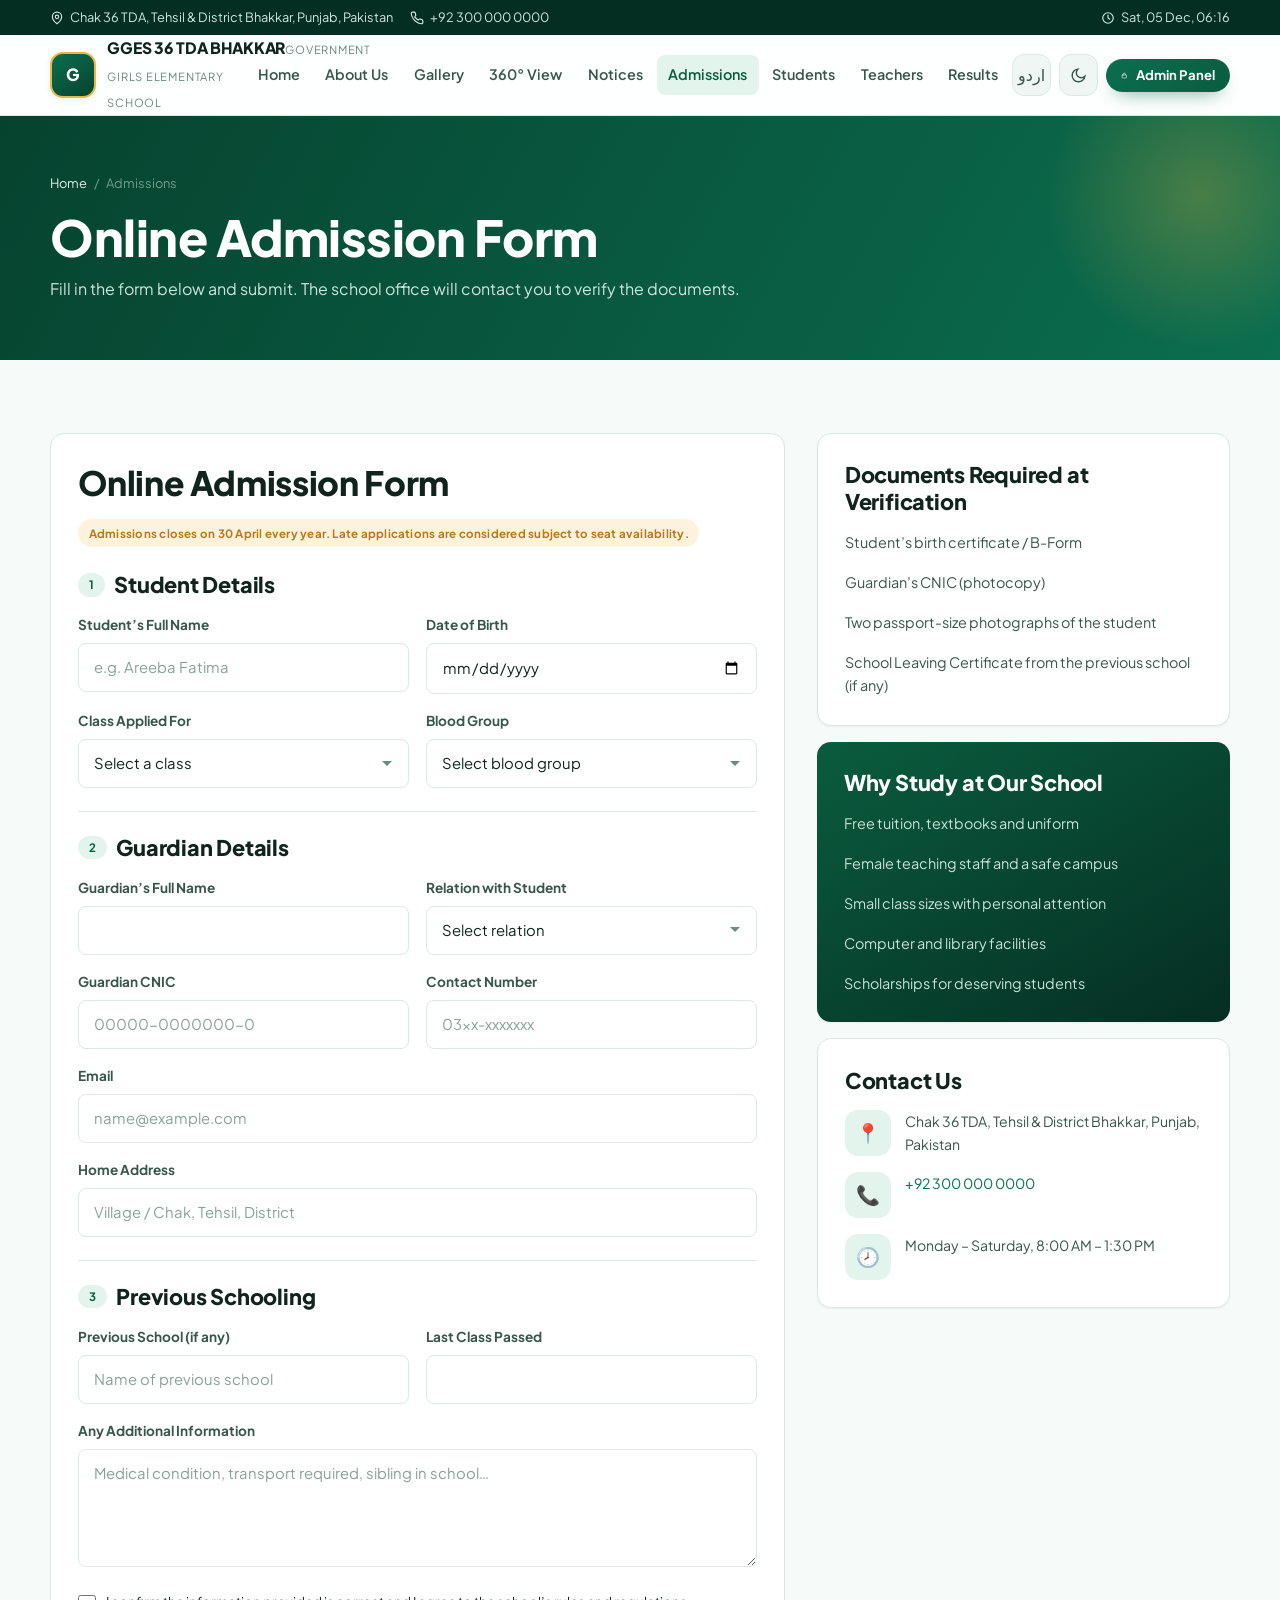
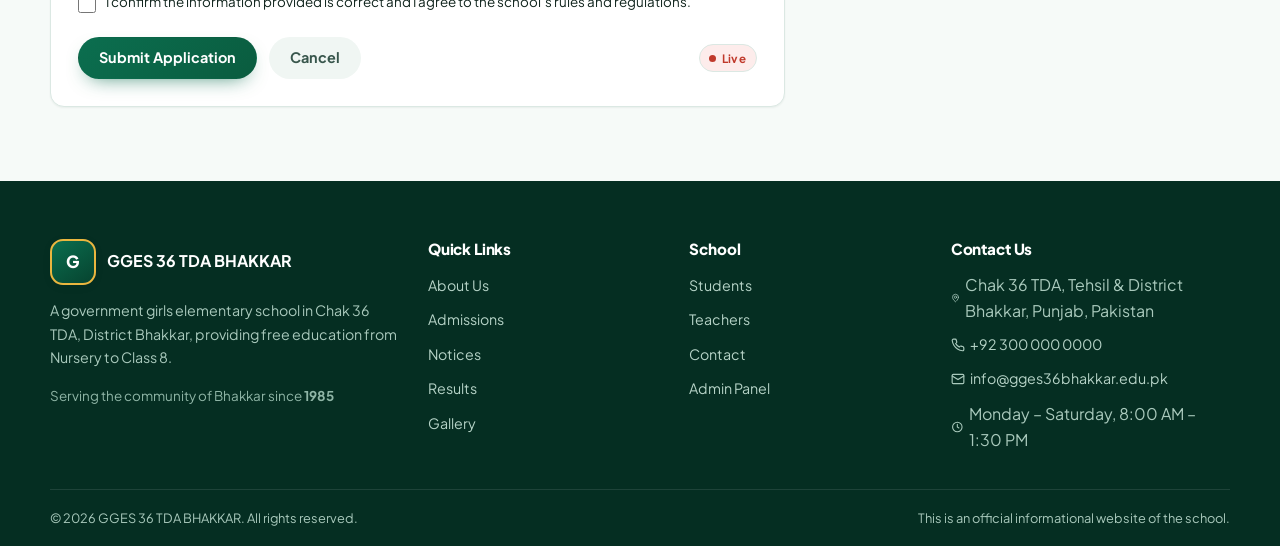
<file: admissions.html>
<!DOCTYPE html>
<html lang="en" dir="ltr" data-theme="light">
<head>
<meta charset="UTF-8">
<meta name="viewport" content="width=device-width, initial-scale=1">
<title>Admissions — GGES 36 TDA BHAKKAR</title>
<meta name="description" content="Online admission form for GGES 36 TDA Bhakkar. Apply for Nursery to Class 8 — free education for girls in District Bhakkar.">
<meta name="theme-color" content="#0b6e4f">
<link rel="icon" href="data:image/svg+xml,%3Csvg xmlns='http://www.w3.org/2000/svg' viewBox='0 0 64 64'%3E%3Crect width='64' height='64' rx='14' fill='%230b6e4f'/%3E%3Ctext x='32' y='43' font-family='Arial' font-size='30' font-weight='bold' fill='white' text-anchor='middle'%3EG%3C/text%3E%3C/svg%3E">
<link rel="stylesheet" href="assets/css/style.css">
</head>
<body>
<div id="site-header"></div>

<main id="main">
  <section class="page-head">
    <div class="shell">
      <nav class="crumbs" aria-label="Breadcrumb">
        <a href="index.html" data-i18n="nav.home"></a><span>/</span><span data-i18n="nav.admissions"></span>
      </nav>
      <h1 data-i18n="adm.title"></h1>
      <p data-i18n="adm.text"></p>
    </div>
  </section>

  <section class="section">
    <div class="shell grid" style="grid-template-columns:1.6fr .9fr;gap:2rem;align-items:start">

      <!-- ------------------------- FORM ------------------------- -->
      <div>
        <form class="panel" id="admForm" novalidate>
          <div class="between mb-3">
            <h2 data-i18n="adm.title"></h2>
            <span class="badge badge--gold" data-i18n="adm.deadline"></span>
          </div>

          <!-- step 1 -->
          <h3 class="mb-2" style="display:flex;gap:.6rem;align-items:center">
            <span class="badge badge--ok">1</span><span data-i18n="adm.step1"></span>
          </h3>
          <div class="form-grid">
            <div class="field">
              <label for="aStudent" data-i18n="adm.studentName"></label>
              <input class="input" id="aStudent" name="studentName" required data-i18n-ph="adm.studentNamePh">
              <span class="err" data-i18n="common.requiredField"></span>
            </div>
            <div class="field">
              <label for="aDob" data-i18n="adm.dob"></label>
              <input class="input" id="aDob" name="dob" type="date" required>
              <span class="err" data-i18n="common.requiredField"></span>
            </div>
            <div class="field">
              <label for="aClass" data-i18n="adm.applyClass"></label>
              <select class="select" id="aClass" name="className" required></select>
              <span class="err" data-i18n="common.requiredField"></span>
            </div>
            <div class="field">
              <label for="aBlood" data-i18n="adm.bloodGroup"></label>
              <select class="select" id="aBlood" name="bloodGroup"></select>
            </div>
          </div>

          <hr class="divider">

          <!-- step 2 -->
          <h3 class="mb-2" style="display:flex;gap:.6rem;align-items:center">
            <span class="badge badge--ok">2</span><span data-i18n="adm.step2"></span>
          </h3>
          <div class="form-grid">
            <div class="field">
              <label for="aGuardian" data-i18n="adm.guardianName"></label>
              <input class="input" id="aGuardian" name="guardianName" required>
              <span class="err" data-i18n="common.requiredField"></span>
            </div>
            <div class="field">
              <label for="aRelation" data-i18n="adm.relation"></label>
              <select class="select" id="aRelation" name="relation" required></select>
              <span class="err" data-i18n="common.requiredField"></span>
            </div>
            <div class="field">
              <label for="aCnic" data-i18n="adm.cnic"></label>
              <input class="input" id="aCnic" name="cnic" inputmode="numeric" data-i18n-ph="adm.cnicPh">
            </div>
            <div class="field">
              <label for="aPhone" data-i18n="adm.contactPhone"></label>
              <input class="input" id="aPhone" name="phone" inputmode="tel" required data-i18n-ph="adm.contactPhonePh">
              <span class="err" data-i18n="common.invalidPhone"></span>
            </div>
            <div class="field field--full">
              <label for="aEmail" data-i18n="common.email"></label>
              <input class="input" id="aEmail" name="email" type="email" data-i18n-ph="adm.emailPh">
              <span class="err" data-i18n="common.invalidEmail"></span>
            </div>
            <div class="field field--full">
              <label for="aAddress" data-i18n="adm.homeAddress"></label>
              <input class="input" id="aAddress" name="address" required data-i18n-ph="adm.homeAddressPh">
              <span class="err" data-i18n="common.requiredField"></span>
            </div>
          </div>

          <hr class="divider">

          <!-- step 3 -->
          <h3 class="mb-2" style="display:flex;gap:.6rem;align-items:center">
            <span class="badge badge--ok">3</span><span data-i18n="adm.step3"></span>
          </h3>
          <div class="form-grid">
            <div class="field">
              <label for="aPrev" data-i18n="adm.prevSchool"></label>
              <input class="input" id="aPrev" name="prevSchool" data-i18n-ph="adm.prevSchoolPh">
            </div>
            <div class="field">
              <label for="aPrevClass" data-i18n="adm.prevClass"></label>
              <input class="input" id="aPrevClass" name="prevClass">
            </div>
            <div class="field field--full">
              <label for="aNotes" data-i18n="adm.notes"></label>
              <textarea class="textarea" id="aNotes" name="notes" data-i18n-ph="adm.notesPh"></textarea>
            </div>
          </div>

          <label class="row mt-3" style="align-items:flex-start;gap:.6rem;cursor:pointer">
            <input type="checkbox" id="aConsent" required style="width:18px;height:18px;margin-top:.25rem;accent-color:var(--green-600)">
            <span class="small" data-i18n="adm.consent"></span>
          </label>
          <span class="err" id="consentErr" style="display:none;font-size:.78rem;color:var(--danger);font-weight:600" data-i18n="common.requiredField"></span>

          <div class="row mt-3">
            <button class="btn btn--primary" type="submit" id="admSubmit" data-i18n="adm.submit"></button>
            <button class="btn btn--ghost" type="reset" data-i18n="common.cancel"></button>
            <span class="spacer"></span>
            <span class="badge badge--live" data-i18n="common.live"></span>
          </div>
        </form>

        <!-- ------------------------- SUCCESS ------------------------- -->
        <div class="panel hide" id="successPanel" style="text-align:center">
          <div class="empty__icon" style="font-size:3rem">🎉</div>
          <h2 data-i18n="adm.successTitle"></h2>
          <p class="muted mt-2" data-i18n="adm.successText"></p>
          <div class="panel mt-3" style="background:var(--green-50);border-color:var(--green-400)">
            <p class="small muted" data-i18n="adm.refNo"></p>
            <b id="refNo" style="font-size:1.5rem;letter-spacing:.06em;color:var(--green-700)">—</b>
          </div>
          <div class="row mt-3" style="justify-content:center">
            <button class="btn btn--primary" id="printForm" data-i18n="common.print"></button>
            <button class="btn btn--outline" id="againBtn" data-i18n="adm.another"></button>
          </div>
        </div>
      </div>

      <!-- ------------------------- SIDEBAR ------------------------- -->
      <aside class="stack">
        <div class="panel">
          <h3 data-i18n="adm.documentsTitle"></h3>
          <ul class="stack mt-2" style="font-size:.9rem;color:var(--ink-2)">
            <li data-i18n="adm.doc1"></li>
            <li data-i18n="adm.doc2"></li>
            <li data-i18n="adm.doc3"></li>
            <li data-i18n="adm.doc4"></li>
          </ul>
        </div>
        <div class="panel" style="background:linear-gradient(150deg,var(--green-700),var(--green-900));border:0;color:#fff">
          <h3 style="color:#fff" data-i18n="adm.whyTitle"></h3>
          <ul class="stack mt-2" style="font-size:.9rem;color:#c9e2d8">
            <li data-i18n="adm.why1"></li>
            <li data-i18n="adm.why2"></li>
            <li data-i18n="adm.why3"></li>
            <li data-i18n="adm.why4"></li>
            <li data-i18n="adm.why5"></li>
          </ul>
        </div>
        <div class="panel">
          <h3 data-i18n="common.contactUs"></h3>
          <div class="stack mt-2">
            <div class="tile"><span class="tile__icon">📍</span><div><p data-setting="address"></p></div></div>
            <div class="tile"><span class="tile__icon">📞</span><div><p><a id="admPhone" href="#"></a></p></div></div>
            <div class="tile"><span class="tile__icon">🕗</span><div><p data-setting="officeHours"></p></div></div>
          </div>
        </div>
      </aside>
    </div>
  </section>
</main>

<div id="site-footer"></div>

<script src="assets/js/vendor/supabase.js"></script>
<script src="assets/js/store.js"></script>
<script src="assets/js/i18n.js"></script>
<script src="assets/js/app.js"></script>
<script>
(function () {
  'use strict';
  var $ = App.$, esc = App.esc;
  App.init({ active: 'admissions' });

  var CLASSES = ['Nursery', 'Prep', '1', '2', '3', '4', '5', '6', '7', '8'];
  var BLOOD = ['A+', 'A-', 'B+', 'B-', 'AB+', 'AB-', 'O+', 'O-'];

  function fillSelects() {
    var c = $('#aClass');
    c.innerHTML = '<option value="" disabled selected hidden>' + esc(I18N.t('adm.selectClass')) + '</option>' +
      CLASSES.map(function (x) { return '<option value="' + esc(x) + '">' + esc(I18N.lang() === 'ur' ? 'جماعت ' + x : 'Class ' + x) + '</option>'; }).join('');

    $('#aBlood').innerHTML = '<option value="" selected hidden>' + esc(I18N.t('adm.selectBlood')) + '</option>' +
      BLOOD.map(function (x) { return '<option value="' + x + '">' + x + '</option>'; }).join('');

    $('#aRelation').innerHTML = '<option value="" disabled selected hidden>' + esc(I18N.t('adm.selectRelation')) + '</option>' +
      [['father', 'adm.father'], ['mother', 'adm.mother'], ['guardian', 'adm.guardian']].map(function (r) {
        return '<option value="' + r[0] + '">' + esc(I18N.t(r[1])) + '</option>';
      }).join('');
  }

  function setError(sel, isError) {
    var f = $(sel).closest('.field');
    if (f) f.classList.toggle('has-error', !!isError);
  }

  var RULES = [
    { sel: '#aStudent', test: function (v) { return v.length >= 3; } },
    { sel: '#aDob', test: function (v) { return !!v; } },
    { sel: '#aClass', test: function (v) { return !!v; } },
    { sel: '#aGuardian', test: function (v) { return v.length >= 3; } },
    { sel: '#aRelation', test: function (v) { return !!v; } },
    { sel: '#aPhone', test: function (v) { return /^[0-9+\-\s()]{10,17}$/.test(v); } },
    { sel: '#aAddress', test: function (v) { return v.length >= 4; } }
  ];

  function validate() {
    var ok = true;
    RULES.forEach(function (r) {
      var good = r.test($(r.sel).value.trim());
      setError(r.sel, !good);
      if (!good) ok = false;
    });
    var email = $('#aEmail').value.trim();
    var emailBad = !!email && !/^[^\s@]+@[^\s@]+\.[^\s@]{2,}$/.test(email);
    setError('#aEmail', emailBad);
    if (emailBad) ok = false;

    var consent = $('#aConsent').checked;
    $('#consentErr').style.display = consent ? 'none' : '';
    if (!consent) ok = false;
    return ok;
  }

  ['input', 'change'].forEach(function (ev) {
    $('#admForm').addEventListener(ev, function (e) {
      var f = e.target.closest('.field');
      if (f && f.classList.contains('has-error')) {
        var r = RULES.filter(function (x) { return $(x.sel) === e.target; })[0];
        if (r && r.test(e.target.value.trim())) f.classList.remove('has-error');
      }
    });
  });

  function makeRef() {
    var n = Math.floor(1000 + Math.random() * 9000);
    return 'GGES-' + new Date().getFullYear() + '-' + n;
  }

  $('#admForm').addEventListener('submit', function (e) {
    e.preventDefault();
    if (!validate()) {
      App.toast(I18N.t('common.requiredField'), 'error');
      var firstBad = $('#admForm .has-error .input, #admForm .has-error .select');
      if (firstBad) firstBad.focus();
      return;
    }
    var btn = $('#admSubmit');
    btn.disabled = true;
    btn.textContent = I18N.t('common.submitting');

    var ref = makeRef();
    var payload = {
      ref: ref,
      studentName: $('#aStudent').value.trim(),
      dob: $('#aDob').value,
      className: $('#aClass').value,
      bloodGroup: $('#aBlood').value,
      guardianName: $('#aGuardian').value.trim(),
      relation: $('#aRelation').value,
      cnic: $('#aCnic').value.trim(),
      phone: $('#aPhone').value.trim(),
      email: $('#aEmail').value.trim(),
      address: $('#aAddress').value.trim(),
      prevSchool: $('#aPrev').value.trim(),
      prevClass: $('#aPrevClass').value.trim(),
      notes: $('#aNotes').value.trim(),
      gender: 'Female',
      status: 'new',
      reviewed: false,
      submittedAt: new Date().toISOString()
    };

    setTimeout(function () {
      try {
        Store.add('admissions', payload);
        $('#refNo').textContent = ref;
        $('#admForm').classList.add('hide');
        $('#successPanel').classList.remove('hide');
        window.scrollTo({ top: 0, behavior: 'smooth' });
        App.toast(I18N.t('adm.successTitle'), 'success');
      } catch (err) {
        App.toast('Storage is full — please clear some gallery photos.', 'error');
      }
      btn.disabled = false;
      btn.textContent = I18N.t('adm.submit');
    }, 380);
  });

  $('#againBtn').addEventListener('click', function () {
    $('#admForm').reset();
    $('#successPanel').classList.add('hide');
    $('#admForm').classList.remove('hide');
    window.scrollTo({ top: 0, behavior: 'smooth' });
  });
  $('#printForm').addEventListener('click', function () { window.print(); });

  function paintLinks() {
    var p = $('#admPhone');
    var s = Store.settings();
    if (p) { p.textContent = s.phone || ''; p.href = 'tel:' + String(s.phone || '').replace(/[^\d+]/g, ''); }
  }

  function paintAll() { fillSelects(); paintLinks(); }
  paintAll();
  document.addEventListener('gges:langchange', paintAll);
  Store.subscribe('settings', paintLinks);
})();
</script>
</body>
</html>
</file>
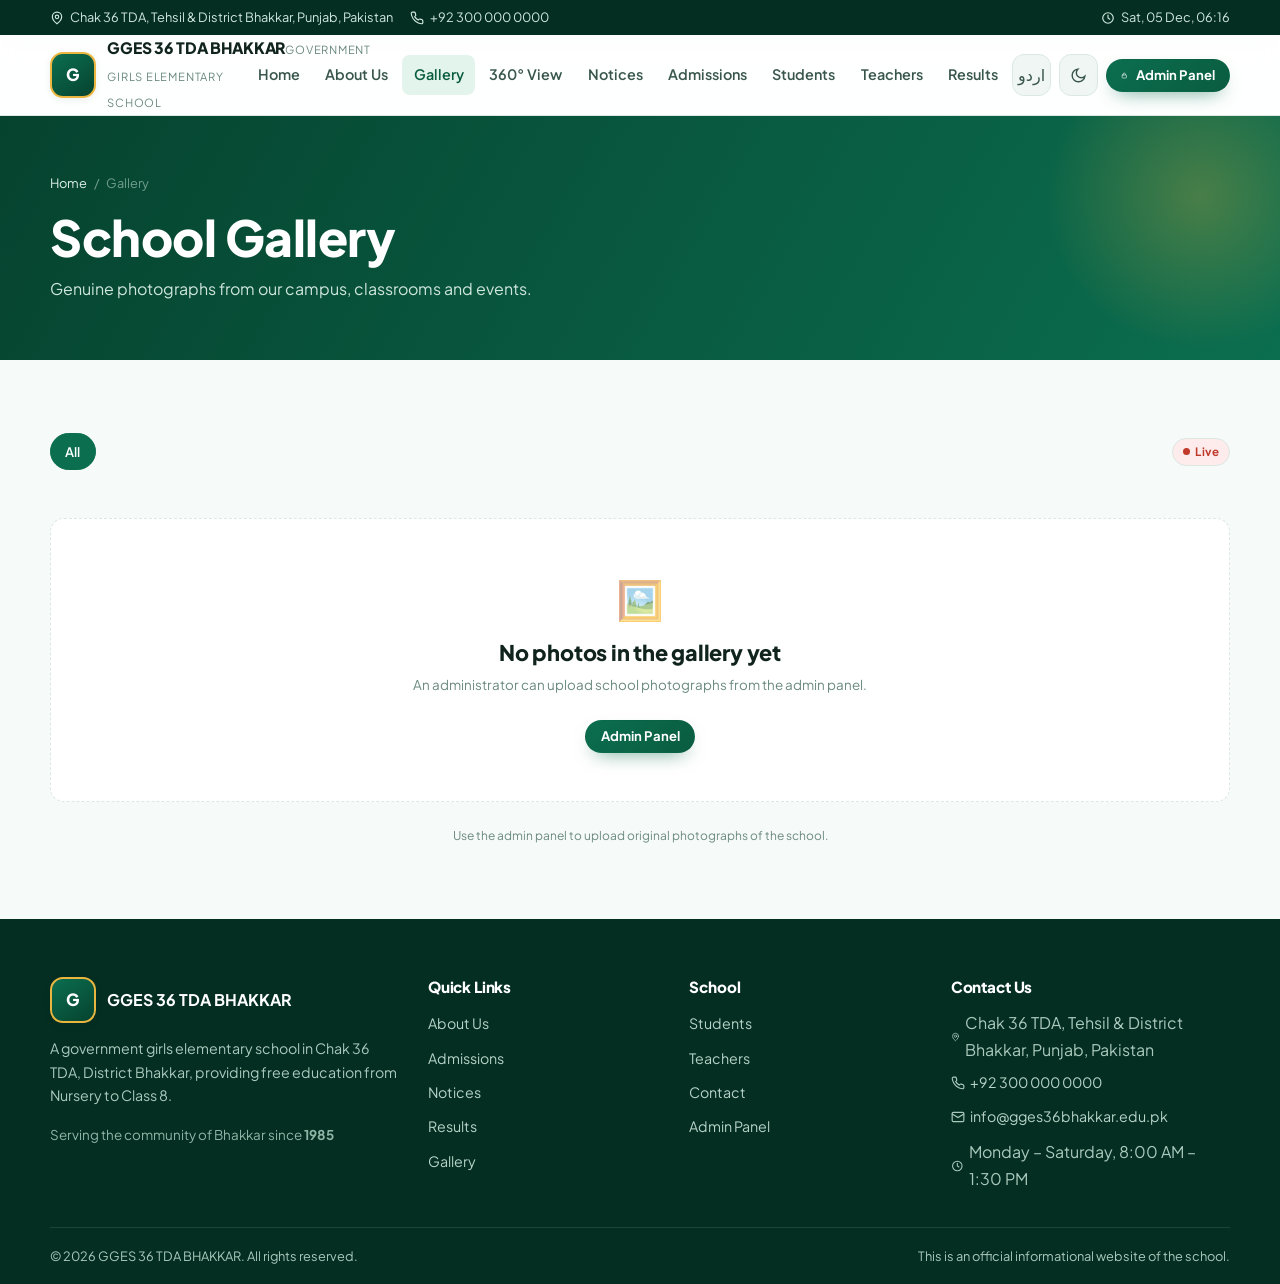
<file: gallery.html>
<!DOCTYPE html>
<html lang="en" dir="ltr" data-theme="light">
<head>
<meta charset="UTF-8">
<meta name="viewport" content="width=device-width, initial-scale=1">
<title>Gallery — GGES 36 TDA BHAKKAR</title>
<meta name="description" content="Photo gallery of GGES 36 TDA Bhakkar — campus, classrooms, facilities, events and sports.">
<meta name="theme-color" content="#0b6e4f">
<link rel="icon" href="data:image/svg+xml,%3Csvg xmlns='http://www.w3.org/2000/svg' viewBox='0 0 64 64'%3E%3Crect width='64' height='64' rx='14' fill='%230b6e4f'/%3E%3Ctext x='32' y='43' font-family='Arial' font-size='30' font-weight='bold' fill='white' text-anchor='middle'%3EG%3C/text%3E%3C/svg%3E">
<link rel="stylesheet" href="assets/css/style.css">
</head>
<body>
<div id="site-header"></div>

<main id="main">
  <section class="page-head">
    <div class="shell">
      <nav class="crumbs" aria-label="Breadcrumb">
        <a href="index.html" data-i18n="nav.home"></a><span>/</span><span data-i18n="nav.gallery"></span>
      </nav>
      <h1 data-i18n="gallery.title"></h1>
      <p data-i18n="gallery.text"></p>
    </div>
  </section>

  <section class="section">
    <div class="shell">

      <!-- moving photo strip -->
      <div class="photostrip mb-2" id="stripWrap" aria-label="Photo slideshow" style="display:none">
        <div class="photostrip__track" id="strip"></div>
      </div>
      <p class="tiny muted center mb-3" id="stripHint" style="display:none" data-i18n="gallery.stripHint"></p>

      <div class="between mb-3">
        <div class="filters" id="filters"></div>
        <span class="badge badge--live" data-i18n="common.live"></span>
      </div>

      <div class="gallery-grid" id="grid"></div>

      <div class="empty mt-3" id="empty" style="display:none">
        <div class="empty__icon">🖼️</div>
        <h3 data-i18n="gallery.empty"></h3>
        <p class="small mt-1" data-i18n="gallery.emptyHint"></p>
        <a class="btn btn--primary btn--sm mt-3" href="admin.html" data-i18n="nav.admin"></a>
      </div>

      <p class="tiny muted mt-3 center" data-i18n="gallery.uploadHint"></p>
    </div>
  </section>
</main>

<div id="site-footer"></div>

<!-- media viewer -->
<div class="lightbox" id="lightbox" role="dialog" aria-modal="true">
  <button class="icon-btn lightbox__close" id="lbClose" aria-label="Close">✕</button>
  <button class="icon-btn lightbox__nav lightbox__nav--prev" id="lbPrev" aria-label="Previous">‹</button>
  <button class="icon-btn lightbox__nav lightbox__nav--next" id="lbNext" aria-label="Next">›</button>
  <figure class="lightbox__stage" id="lbStage">
    <img id="lbImg" alt="">
    <iframe id="lbFrame" src="about:blank" title="Video" style="display:none"
            allow="autoplay; encrypted-media; picture-in-picture" allowfullscreen></iframe>
    <video id="lbVideo" controls playsinline preload="metadata" style="display:none"></video>
  </figure>
  <div class="lightbox__foot">
    <button class="lightbox__play" id="lbPlay" type="button" aria-pressed="true">⏸</button>
    <span class="lightbox__count" id="lbCount"></span>
    <p class="lightbox__cap" id="lbCap"></p>
  </div>
</div>

<script src="assets/js/vendor/supabase.js"></script>
<script src="assets/js/store.js"></script>
<script src="assets/js/i18n.js"></script>
<script src="assets/js/app.js"></script>
<script>
(function () {
  'use strict';
  var $ = App.$, $$ = App.$$, esc = App.esc;
  App.init({ active: 'gallery' });

  var CATS = ['Campus', 'Academics', 'Rooms', 'Facilities', 'Events', 'Sports', 'Other'];
  var AUTO_MS = 5000;

  var activeCat = 'all';
  var visible = [];
  var index = 0;
  var autoOn = true;
  var timer = null;

  function catLabel(c) { return I18N.t('gallery.cat.' + c, c); }
  /* 360° panoramas are shown on the 360° page, never in the normal grid */
  function isPano(g) { return (g.category || 'Other') === 'Panorama'; }

  function paintFilters() {
    var used = {};
    Store.all('gallery').forEach(function (g) {
      if (isPano(g)) return;   /* panoramas live on the 360° page */
      used[g.category || 'Other'] = true;
    });
    var list = CATS.filter(function (c) { return used[c]; });
    var all = ['<button class="chip" data-cat="all" aria-pressed="' + (activeCat === 'all') + '">' + esc(I18N.t('common.all')) + '</button>'];
    host.innerHTML = all.concat(list.map(function (c) {
      return '<button class="chip" data-cat="' + esc(c) + '" aria-pressed="' + (activeCat === c) + '">' + esc(catLabel(c)) + '</button>';
    })).join('');
    $$('.chip', host).forEach(function (b) {
      b.addEventListener('click', function () { activeCat = b.getAttribute('data-cat'); paintFilters(); paintGrid(); paintStrip(); });
    });
  }
  var host = $('#filters');

  function items() {
    var lang = I18N.lang();
    var list = Store.all('gallery').filter(function (g) { return !isPano(g); });
    if (activeCat !== 'all') list = list.filter(function (g) { return (g.category || 'Other') === activeCat; });
    return list.map(function (g) {
      var kind = Store.mediaKind(g);
      return {
        kind: kind,
        src: g.src,
        poster: Store.mediaPoster(g),
        yt: Store.youTubeId(g.youtube) || Store.youTubeId(g.src),
        cap: (lang === 'ur' && g.titleUr) ? g.titleUr : (g.title || '')
      };
    });
  }

  function playBadge() { return '<div class="gitem__play"><span>▶</span></div>'; }

  function paintGrid() {
    visible = items();
    var grid = $('#grid');
    $('#empty').style.display = visible.length ? 'none' : '';
    grid.innerHTML = visible.map(function (g, i) {
      var poster = (g.kind === 'video') ? '' : (g.poster || g.src);
      return '<figure class="gitem' + (g.kind === 'video' ? ' gitem--video' : '') + '" data-i="' + i + '" tabindex="0" role="button" aria-label="' + esc(g.cap) + '">' +
        (poster ? '<img src="' + esc(poster) + '" alt="' + esc(g.cap) + '" loading="lazy">' : '') +
        (g.kind === 'photo' ? '' : playBadge()) +
        (g.kind === 'photo' ? '' : '<span class="gitem__tag">' + esc(I18N.t('gallery.video')) + '</span>') +
        '<figcaption class="gitem__cap">' + esc(g.cap) + '</figcaption>' +
      '</figure>';
    }).join('');
    $$('.gitem', grid).forEach(function (el) {
      function open() { show(parseInt(el.getAttribute('data-i'), 10)); }
      el.addEventListener('click', open);
      el.addEventListener('keydown', function (e) { if (e.key === 'Enter' || e.key === ' ') { e.preventDefault(); open(); } });
    });
  }

  /* ---------- moving strip ---------- */
  function paintStrip() {
    var wrap = $('#stripWrap'), track = $('#strip'), hint = $('#stripHint');
    var usable = [];
    visible.forEach(function (g, i) { if (g.kind !== 'video') usable.push({ g: g, i: i }); });

    if (usable.length < 3) {
      wrap.style.display = 'none';
      hint.style.display = 'none';
      track.innerHTML = '';
      return;
    }
    wrap.style.display = '';
    hint.style.display = '';

    var one = usable.map(function (u) {
      return '<button type="button" class="photostrip__item" data-i="' + u.i + '" aria-label="' + esc(u.g.cap) + '">' +
        '<img src="' + esc(u.g.poster || u.g.src) + '" alt="' + esc(u.g.cap) + '" loading="lazy">' +
      '</button>';
    }).join('');
    /* duplicated once so the loop is seamless */
    track.innerHTML = one + one;
    $$('.photostrip__item', track).forEach(function (b) {
      b.addEventListener('click', function () { show(parseInt(b.getAttribute('data-i'), 10)); });
    });
  }

  /* ---------- viewer ---------- */
  var lb = $('#lightbox');
  var img = $('#lbImg'), frame = $('#lbFrame'), vid = $('#lbVideo');
  var playBtn = $('#lbPlay');

  function resetStage() {
    window.clearTimeout(timer);
    frame.style.display = 'none';
    frame.src = 'about:blank';
    vid.style.display = 'none';
    try { vid.pause(); } catch (e) {}
    vid.removeAttribute('src');
    img.style.display = 'none';
    img.removeAttribute('src');
  }

  function schedule() {
    window.clearTimeout(timer);
    if (!autoOn || !lb.classList.contains('is-open')) return;
    var g = visible[index];
    if (!g || g.kind !== 'photo') return;   /* never skip past a video */
    timer = window.setTimeout(function () { show(index + 1); }, AUTO_MS);
  }

  function show(i) {
    if (!visible.length) return;
    index = ((i % visible.length) + visible.length) % visible.length;
    var g = visible[index];
    resetStage();

    if (g.kind === 'youtube' && g.yt) {
      frame.style.display = '';
      frame.src = 'https://www.youtube.com/embed/' + g.yt + '?autoplay=1&rel=0&modestbranding=1';
    } else if (g.kind === 'video') {
      vid.style.display = '';
      vid.src = g.src;
      var p = vid.play();
      if (p && p.catch) p.catch(function () {});
    } else {
      img.style.display = '';
      img.src = g.src;
      img.alt = g.cap;
    }

    $('#lbCap').textContent = g.cap;
    $('#lbCap').hidden = !g.cap;
    $('#lbCount').textContent = (index + 1) + ' / ' + visible.length;

    lb.classList.add('is-open');
    document.body.style.overflow = 'hidden';
    schedule();
  }

  function hide() {
    lb.classList.remove('is-open');
    document.body.style.overflow = '';
    resetStage();
  }

  function paintPlay() {
    playBtn.innerHTML = autoOn ? '⏸' : '▶';
    playBtn.setAttribute('aria-pressed', String(autoOn));
    var label = autoOn ? I18N.t('gallery.pause') : I18N.t('gallery.playToggle');
    playBtn.title = label;
    playBtn.setAttribute('aria-label', label);
  }

  playBtn.addEventListener('click', function () { autoOn = !autoOn; paintPlay(); schedule(); });
  $('#lbClose').addEventListener('click', hide);
  $('#lbPrev').addEventListener('click', function () { show(index - 1); });
  $('#lbNext').addEventListener('click', function () { show(index + 1); });
  lb.addEventListener('click', function (e) { if (e.target === lb || e.target === $('#lbStage')) hide(); });

  document.addEventListener('keydown', function (e) {
    if (!lb.classList.contains('is-open')) return;
    var rtl = I18N.lang() === 'ur';
    if (e.key === 'Escape') hide();
    if (e.key === 'ArrowRight') { e.preventDefault(); show(index + (rtl ? -1 : 1)); }
    if (e.key === 'ArrowLeft') { e.preventDefault(); show(index + (rtl ? 1 : -1)); }
  });

  /* swipe on touch screens */
  var sx = 0, sy = 0, tracking = false;
  lb.addEventListener('touchstart', function (e) {
    if (e.touches.length !== 1) { tracking = false; return; }
    tracking = true;
    sx = e.touches[0].clientX; sy = e.touches[0].clientY;
  }, { passive: true });
  lb.addEventListener('touchend', function (e) {
    if (!tracking) return;
    tracking = false;
    var t = e.changedTouches[0];
    var dx = t.clientX - sx, dy = t.clientY - sy;
    if (Math.abs(dx) < 45 || Math.abs(dx) < Math.abs(dy)) return;
    var step = dx < 0 ? 1 : -1;
    if (I18N.lang() === 'ur') step = -step;
    show(index + step);
  }, { passive: true });

  function paintAll() { paintFilters(); paintGrid(); paintStrip(); paintPlay(); }
  paintAll();
  Store.subscribe('gallery', paintAll);
  document.addEventListener('gges:langchange', paintAll);
})();
</script>
</body>
</html>
</file>
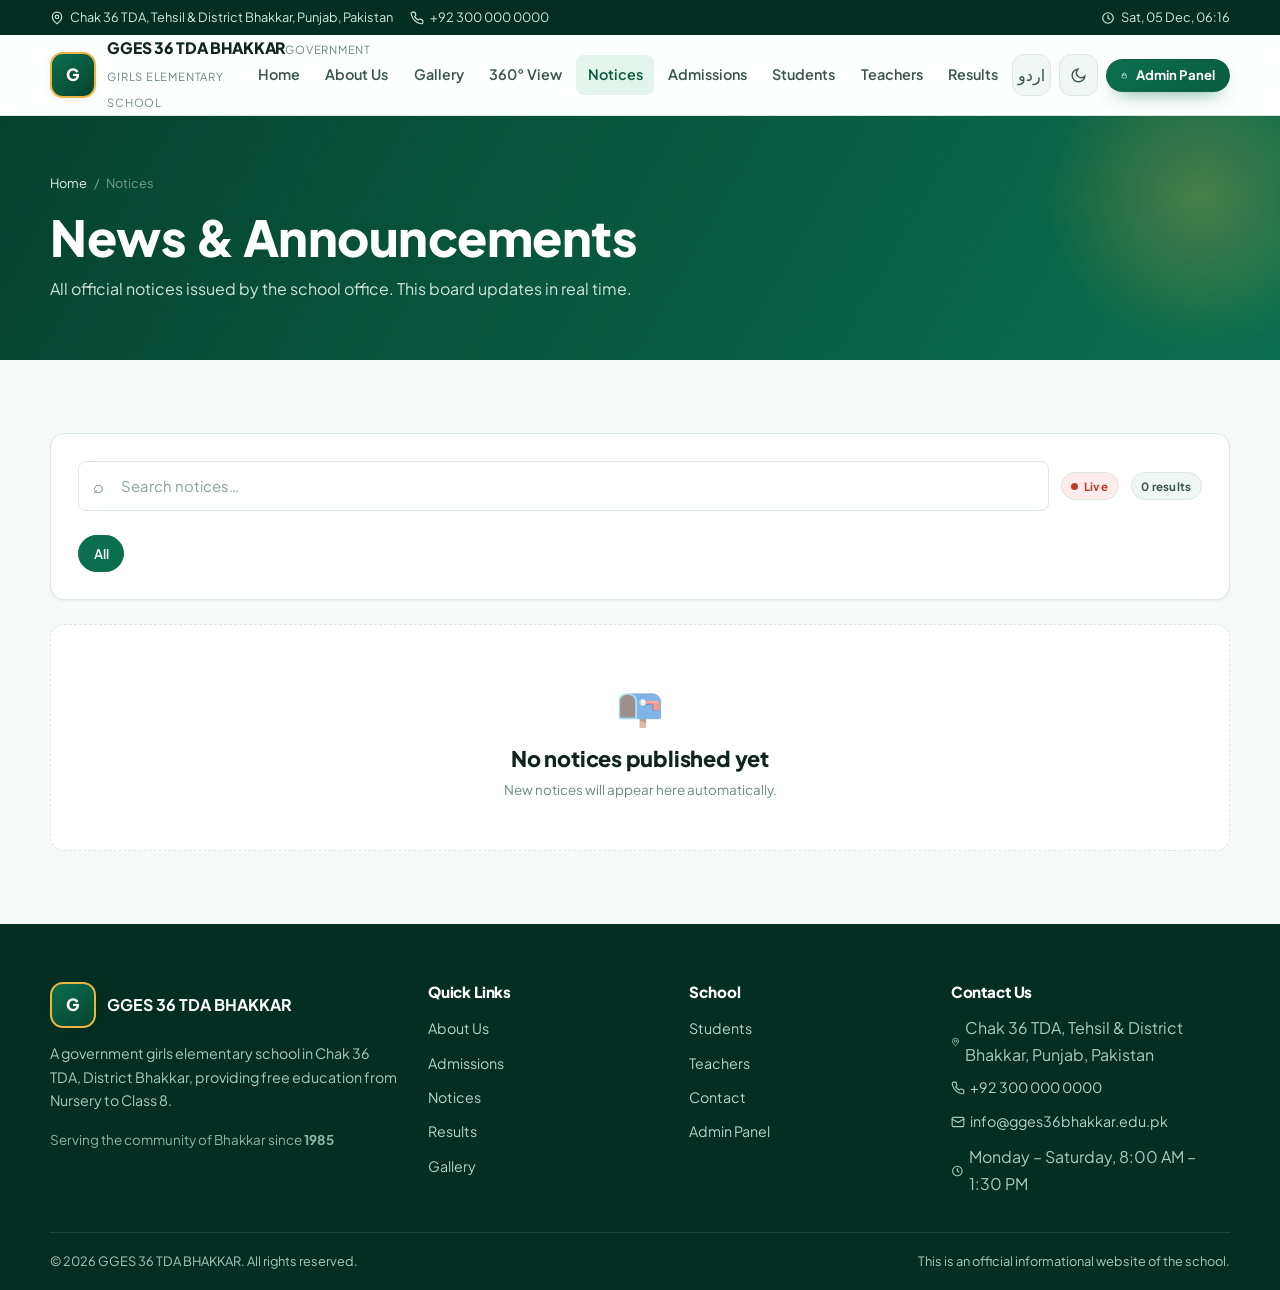
<file: notices.html>
<!DOCTYPE html>
<html lang="en" dir="ltr" data-theme="light">
<head>
<meta charset="UTF-8">
<meta name="viewport" content="width=device-width, initial-scale=1">
<title>News &amp; Notices — GGES 36 TDA BHAKKAR</title>
<meta name="description" content="Official notices and announcements from GGES 36 TDA Bhakkar — admissions, examinations, events and health camps.">
<meta name="theme-color" content="#0b6e4f">
<link rel="icon" href="data:image/svg+xml,%3Csvg xmlns='http://www.w3.org/2000/svg' viewBox='0 0 64 64'%3E%3Crect width='64' height='64' rx='14' fill='%230b6e4f'/%3E%3Ctext x='32' y='43' font-family='Arial' font-size='30' font-weight='bold' fill='white' text-anchor='middle'%3EG%3C/text%3E%3C/svg%3E">
<link rel="stylesheet" href="assets/css/style.css">
</head>
<body>
<div id="site-header"></div>
<div id="ticker" class="ticker" aria-hidden="true"></div>

<main id="main">
  <section class="page-head">
    <div class="shell">
      <nav class="crumbs" aria-label="Breadcrumb">
        <a href="index.html" data-i18n="nav.home"></a><span>/</span><span data-i18n="nav.notices"></span>
      </nav>
      <h1 data-i18n="notices.title"></h1>
      <p data-i18n="notices.text"></p>
    </div>
  </section>

  <section class="section">
    <div class="shell" style="max-width:74rem">
      <div class="panel mb-3">
        <div class="row">
          <div class="searchbar">
            <input class="input" id="q" type="search" data-i18n-ph="notices.searchPlaceholder" aria-label="Search">
          </div>
          <span class="badge badge--live" data-i18n="common.live"></span>
          <span class="badge" id="countBadge">0</span>
        </div>
        <div class="filters mt-3" id="filters"></div>
      </div>

      <div class="stack" id="list"></div>

      <div class="empty mt-3" id="empty" style="display:none">
        <div class="empty__icon">📭</div>
        <h3 data-i18n="notices.empty"></h3>
        <p class="small mt-1" data-i18n="notices.emptyHint"></p>
      </div>
    </div>
  </section>
</main>

<div id="site-footer"></div>

<!-- notice detail modal -->
<div class="modal" id="modal" role="dialog" aria-modal="true" aria-labelledby="mTitle">
  <div class="modal__box">
    <div class="modal__head">
      <h3 id="mTitle"></h3>
      <button class="icon-btn" id="mClose" aria-label="Close">✕</button>
    </div>
    <div class="modal__body">
      <div class="row mb-3">
        <span class="badge badge--info" id="mCat"></span>
        <span class="badge" id="mDate"></span>
        <span class="badge" id="mAuthor"></span>
      </div>
      <p id="mBody" style="white-space:pre-wrap;color:var(--ink-2)"></p>
    </div>
    <div class="modal__foot">
      <button class="btn btn--ghost" id="mPrint" data-i18n="common.print"></button>
      <button class="btn btn--primary" id="mClose2" data-i18n="common.close"></button>
    </div>
  </div>
</div>

<script src="assets/js/vendor/supabase.js"></script>
<script src="assets/js/store.js"></script>
<script src="assets/js/i18n.js"></script>
<script src="assets/js/app.js"></script>
<script>
(function () {
  'use strict';
  var $ = App.$, $$ = App.$$, esc = App.esc;
  App.init({ active: 'notices' });

  var query = '';
  var cat = 'all';

  function catOf(n) { return n.category || 'General'; }
  function titleOf(n) { return I18N.lang() === 'ur' && n.titleUr ? n.titleUr : n.title; }
  function bodyOf(n) { return I18N.lang() === 'ur' && n.bodyUr ? n.bodyUr : n.body; }

  function filtered() {
    var list = Store.all('notices');
    if (cat !== 'all') list = list.filter(function (n) { return catOf(n) === cat; });
    if (query) {
      var q = query.toLowerCase();
      list = list.filter(function (n) {
        return (String(n.title) + ' ' + String(n.titleUr || '') + ' ' + String(n.body) + ' ' + String(n.bodyUr || '') + ' ' + catOf(n)).toLowerCase().indexOf(q) > -1;
      });
    }
    return list.sort(function (a, b) {
      if (!!b.pinned !== !!a.pinned) return b.pinned ? 1 : -1;
      return String(b.date || b.createdAt).localeCompare(String(a.date || a.createdAt));
    });
  }

  function paintFilters() {
    var cats = {};
    Store.all('notices').forEach(function (n) { cats[catOf(n)] = true; });
    var list = Object.keys(cats).sort();
    var html = '<button class="chip" data-cat="all" aria-pressed="' + (cat === 'all') + '">' + esc(I18N.t('common.all')) + '</button>';
    html += list.map(function (c) {
      return '<button class="chip" data-cat="' + esc(c) + '" aria-pressed="' + (cat === c) + '">' + esc(c) + '</button>';
    }).join('');
    var host = $('#filters');
    host.innerHTML = html;
    $$('.chip', host).forEach(function (b) {
      b.addEventListener('click', function () { cat = b.getAttribute('data-cat'); paintFilterPressed(); paintList(); });
    });
  }
  function paintFilterPressed() {
    $$('#filters .chip').forEach(function (b) {
      b.setAttribute('aria-pressed', String(b.getAttribute('data-cat') === cat));
    });
  }

  function paintList() {
    var list = filtered();
    $('#countBadge').textContent = list.length + ' ' + I18N.t('common.results');
    $('#empty').style.display = list.length ? 'none' : '';
    var lang = I18N.lang();

    $('#list').innerHTML = list.map(function (n) {
      var d = new Date(n.date || n.createdAt);
      var ok = !isNaN(d.getTime());
      var day = ok ? String(d.getDate()).padStart(2, '0') : '--';
      var mon = ok ? d.toLocaleDateString(lang === 'ur' ? 'ur-PK' : 'en-GB', { month: 'short' }) : '';
      var isNew = (Date.now() - d.getTime()) < 7 * 86400000;
      return '<article class="notice">' +
        '<div class="notice__date"><b>' + day + '</b><span>' + esc(mon) + '</span></div>' +
        '<div class="notice__body">' +
          '<h3>' + esc(titleOf(n)) + '</h3>' +
          '<p>' + esc(String(bodyOf(n) || '').slice(0, 220)) + (String(bodyOf(n) || '').length > 220 ? '…' : '') + '</p>' +
          '<div class="notice__foot">' +
            '<span class="badge badge--info">' + esc(catOf(n)) + '</span>' +
            (n.pinned ? '<span class="badge badge--gold">' + esc(I18N.t('notices.pinned')) + '</span>' : '') +
            (isNew ? '<span class="badge badge--live">' + esc(I18N.t('common.new')) + '</span>' : '') +
            '<span class="tiny muted">' + esc(n.author || '') + '</span>' +
            '<button class="btn btn--ghost btn--xs" data-open="' + esc(n.id) + '">' + esc(I18N.t('common.viewDetails')) + '</button>' +
          '</div>' +
        '</div>' +
      '</article>';
    }).join('');

    $$('#list [data-open]').forEach(function (b) {
      b.addEventListener('click', function () { open(b.getAttribute('data-open')); });
    });
  }

  /* ---------- modal ---------- */
  var modal = $('#modal');
  function open(id) {
    var n = Store.get('notices', id);
    if (!n) return;
    $('#mTitle').textContent = titleOf(n);
    $('#mCat').textContent = catOf(n);
    $('#mDate').textContent = Store.formatDate(n.date || n.createdAt, I18N.lang());
    $('#mAuthor').textContent = n.author || '';
    $('#mBody').textContent = bodyOf(n) || '';
    modal.classList.add('is-open');
    document.body.style.overflow = 'hidden';
  }
  function close() { modal.classList.remove('is-open'); document.body.style.overflow = ''; }
  $('#mClose').addEventListener('click', close);
  $('#mClose2').addEventListener('click', close);
  modal.addEventListener('click', function (e) { if (e.target === modal) close(); });
  document.addEventListener('keydown', function (e) { if (e.key === 'Escape') close(); });
  $('#mPrint').addEventListener('click', function () { window.print(); });

  $('#q').addEventListener('input', App.debounce(function (e) { query = e.target.value.trim(); paintList(); }, 180));

  function paintAll() { paintFilters(); paintFilterPressed(); paintList(); }
  paintAll();
  Store.subscribe('notices', paintAll);
  document.addEventListener('gges:langchange', paintAll);
})();
</script>
</body>
</html>
</file>
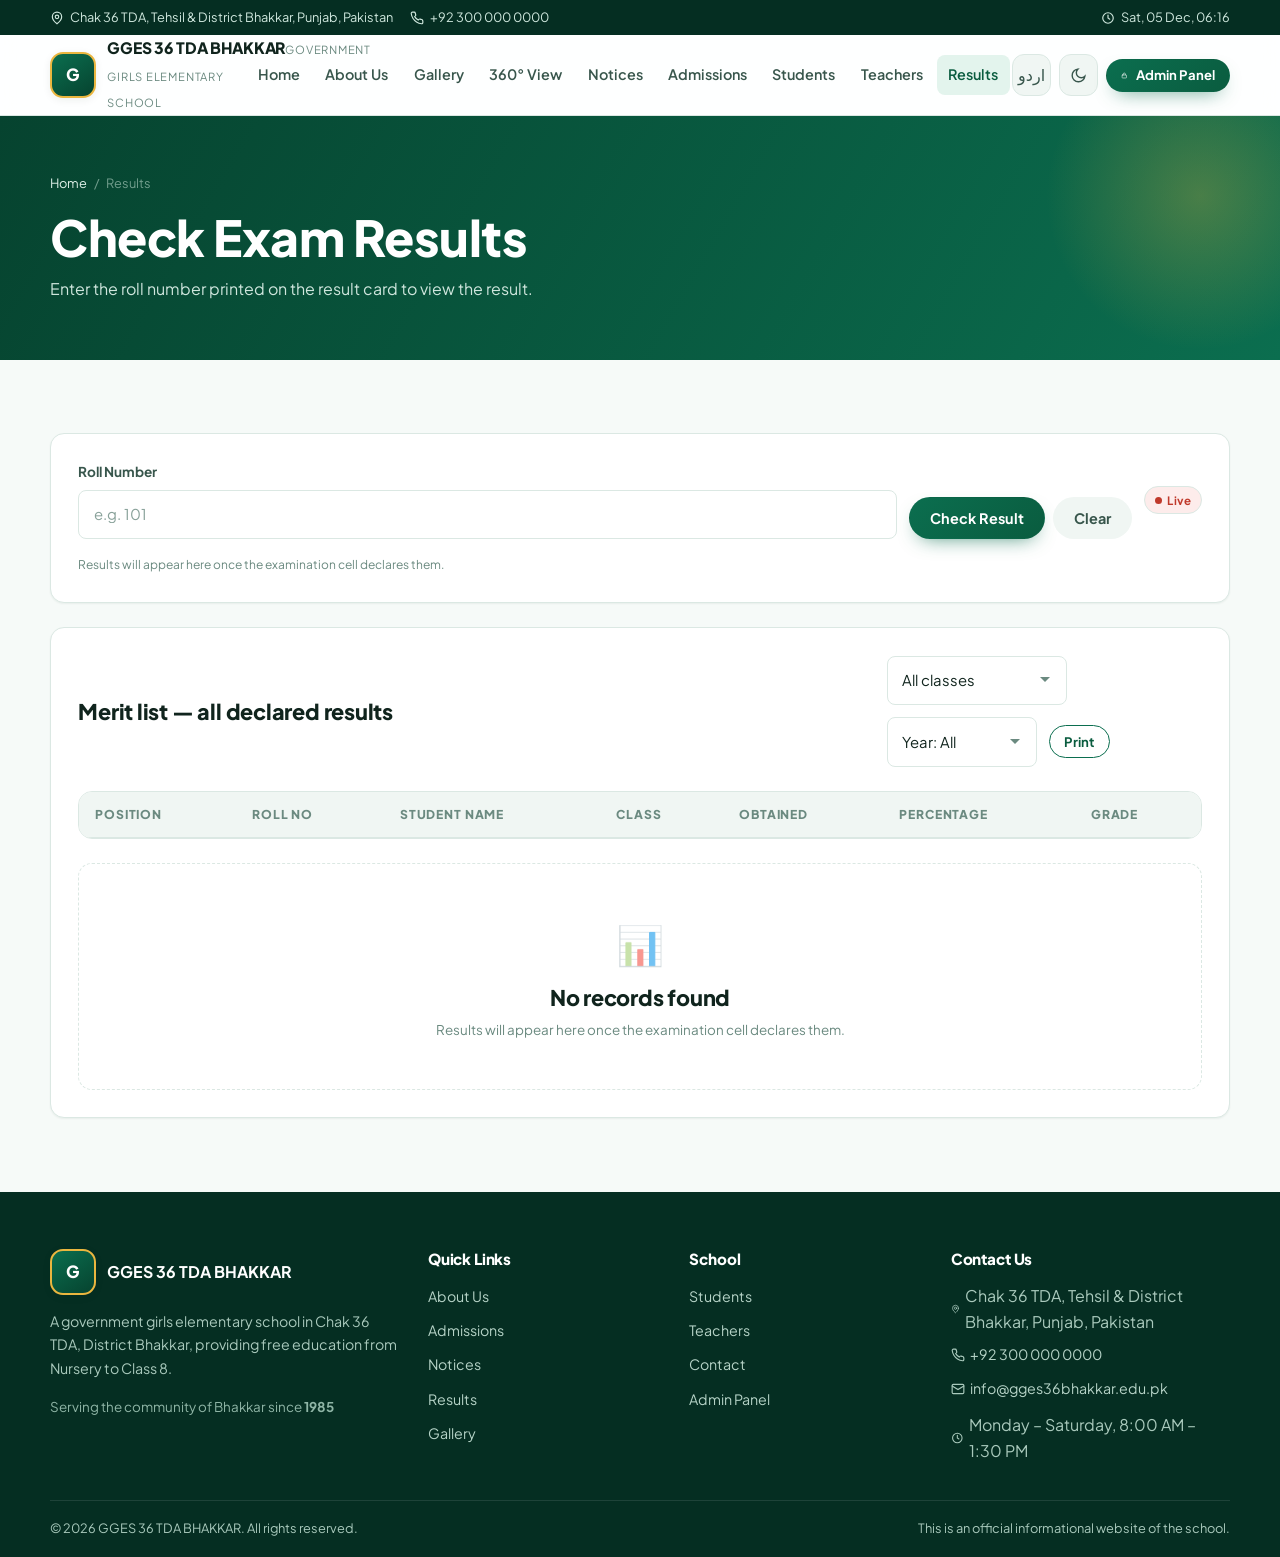
<file: results.html>
<!DOCTYPE html>
<html lang="en" dir="ltr" data-theme="light">
<head>
<meta charset="UTF-8">
<meta name="viewport" content="width=device-width, initial-scale=1">
<title>Exam Results — GGES 36 TDA BHAKKAR</title>
<meta name="description" content="Check annual examination results of GGES 36 TDA Bhakkar by roll number.">
<meta name="theme-color" content="#0b6e4f">
<link rel="icon" href="data:image/svg+xml,%3Csvg xmlns='http://www.w3.org/2000/svg' viewBox='0 0 64 64'%3E%3Crect width='64' height='64' rx='14' fill='%230b6e4f'/%3E%3Ctext x='32' y='43' font-family='Arial' font-size='30' font-weight='bold' fill='white' text-anchor='middle'%3EG%3C/text%3E%3C/svg%3E">
<link rel="stylesheet" href="assets/css/style.css">
</head>
<body>
<div id="site-header"></div>

<main id="main">
  <section class="page-head">
    <div class="shell">
      <nav class="crumbs" aria-label="Breadcrumb">
        <a href="index.html" data-i18n="nav.home"></a><span>/</span><span data-i18n="nav.results"></span>
      </nav>
      <h1 data-i18n="results.title"></h1>
      <p data-i18n="results.text"></p>
    </div>
  </section>

  <section class="section">
    <div class="shell" style="max-width:74rem">

      <!-- lookup -->
      <div class="panel mb-3 no-print">
        <div class="row">
          <div class="field" style="flex:1;min-width:220px">
            <label for="roll" data-i18n="results.rollLabel"></label>
            <input class="input" id="roll" inputmode="numeric" data-i18n-ph="results.rollPh" autocomplete="off">
          </div>
          <div class="row" style="gap:.5rem;align-self:flex-end">
            <button class="btn btn--primary" id="checkBtn" data-i18n="results.check"></button>
            <button class="btn btn--ghost" id="clearBtn" data-i18n="results.clear"></button>
          </div>
          <span class="badge badge--live" data-i18n="common.live"></span>
        </div>
        <p class="tiny muted mt-2" id="rollHint"></p>
      </div>

      <!-- result card -->
      <div id="resultBox"></div>

      <!-- merit list -->
      <div class="panel mt-3">
        <div class="between mb-3">
          <h3 data-i18n="results.showingAll"></h3>
          <div class="row">
            <select class="select" id="classFilter" style="max-width:180px"></select>
            <select class="select" id="yearFilter" style="max-width:150px"></select>
            <button class="btn btn--outline btn--sm no-print" id="printList" data-i18n="common.print"></button>
          </div>
        </div>
        <div class="table-wrap">
          <table class="data">
            <thead>
              <tr>
                <th data-i18n="results.position"></th>
                <th data-i18n="common.rollNo"></th>
                <th data-i18n="results.studentName"></th>
                <th data-i18n="common.class"></th>
                <th data-i18n="results.obtained"></th>
                <th data-i18n="results.percentage"></th>
                <th data-i18n="results.grade"></th>
              </tr>
            </thead>
            <tbody id="rows"></tbody>
          </table>
        </div>
        <div class="empty mt-3" id="empty" style="display:none">
          <div class="empty__icon">📊</div>
          <h3 data-i18n="common.noData"></h3>
          <p class="small mt-1" data-i18n="results.emptyDb"></p>
        </div>
      </div>
    </div>
  </section>
</main>

<div id="site-footer"></div>

<script src="assets/js/vendor/supabase.js"></script>
<script src="assets/js/store.js"></script>
<script src="assets/js/i18n.js"></script>
<script src="assets/js/app.js"></script>
<script>
(function () {
  'use strict';
  var $ = App.$, $$ = App.$$, esc = App.esc;
  App.init({ active: 'results' });

  var classSel = 'all';
  var yearSel = 'all';

  function pct(r) {
    var t = parseFloat(r.totalMarks) || 0, o = parseFloat(r.obtainedMarks) || 0;
    return t ? Math.round((o / t) * 1000) / 10 : 0;
  }
  function grade(r) { return r.grade || Store.gradeFor(pct(r)); }

  /* --------------- merit list --------------- */
  function paintFilters() {
    var results = Store.all('results');
    var cls = {}, yrs = {};
    results.forEach(function (r) { cls[r.className] = 1; yrs[r.year || '—'] = 1; });
    $('#classFilter').innerHTML = '<option value="all">' + esc(I18N.t('students.allClasses')) + '</option>' +
      Object.keys(cls).sort(function (a, b) { return parseFloat(a) - parseFloat(b); })
        .map(function (c) { return '<option value="' + esc(c) + '">' + esc(I18N.lang() === 'ur' ? 'جماعت ' + c : 'Class ' + c) + '</option>'; }).join('');
    $('#classFilter').value = classSel;
    $('#yearFilter').innerHTML = '<option value="all">' + esc(I18N.t('results.year')) + ': ' + esc(I18N.t('common.all')) + '</option>' +
      Object.keys(yrs).sort().reverse().map(function (y) { return '<option value="' + esc(y) + '">' + esc(y) + '</option>'; }).join('');
    $('#yearFilter').value = yearSel;
  }

  function paintRows() {
    var list = Store.all('results').filter(function (r) {
      if (classSel !== 'all' && String(r.className) !== String(classSel)) return false;
      if (yearSel !== 'all' && String(r.year || '—') !== String(yearSel)) return false;
      return true;
    }).sort(function (a, b) { return pct(b) - pct(a); });

    $('#empty').style.display = list.length ? 'none' : '';
    $('#rows').innerHTML = list.map(function (r, i) {
      var g = grade(r);
      var pos = r.position || (i + 1);
      return '<tr>' +
        '<td class="cell-strong">#' + esc(pos) + '</td>' +
        '<td>' + esc(r.rollNo || '—') + '</td>' +
        '<td class="cell-strong">' + esc(r.studentName || '—') + '</td>' +
        '<td>' + esc(I18N.lang() === 'ur' ? 'جماعت ' + r.className : 'Class ' + r.className) + '</td>' +
        '<td>' + esc(r.obtainedMarks) + ' / ' + esc(r.totalMarks) + '</td>' +
        '<td>' + esc(pct(r)) + '%</td>' +
        '<td><span class="grade grade--' + esc(g) + '">' + esc(g) + '</span></td>' +
      '</tr>';
    }).join('');
  }

  /* --------------- lookup --------------- */
  function findResult(roll) {
    var list = Store.all('results');
    return list.filter(function (r) { return String(r.rollNo).toLowerCase() === String(roll).toLowerCase(); });
  }

  function paintResultCards(roll) {
    var box = $('#resultBox');
    if (!roll) { box.innerHTML = ''; return; }
    var found = findResult(roll);

    if (!found.length) {
      box.innerHTML = '<div class="empty"><div class="empty__icon">🔍</div>' +
        '<h3>' + esc(I18N.t('results.notFound')) + '</h3>' +
        '<p class="small mt-1">' + esc(I18N.t('results.notFoundHint')) + '</p></div>';
      return;
    }

    box.innerHTML = found.map(function (r) {
      var p = pct(r), g = grade(r);
      var student = Store.find('students', function (s) { return String(s.rollNo) === String(r.rollNo); });
      var rows = [
        [I18N.t('results.exam'), r.exam],
        [I18N.t('common.class'), r.className],
        [I18N.t('results.totalMarks'), r.totalMarks],
        [I18N.t('results.obtained'), r.obtainedMarks]
      ];
      return '<div class="result-card mb-3">' +
        '<div class="between" style="align-items:flex-start">' +
          '<div>' +
            '<span class="badge badge--gold">' + esc(I18N.t('results.printable')) + '</span>' +
            '<h3 class="mt-2">' + esc(r.studentName || (student ? student.name : '')) + '</h3>' +
            '<p class="muted small">' + esc(I18N.t('common.rollNo')) + ': ' + esc(r.rollNo) +
              ' · ' + esc(I18N.lang() === 'ur' ? 'جماعت ' + r.className : 'Class ' + r.className) + '</p>' +
          '</div>' +
          '<div class="row no-print">' +
            '<button class="btn btn--light btn--sm" onclick="window.print()">' + esc(I18N.t('results.printResult')) + '</button>' +
          '</div>' +
        '</div>' +
        '<div class="result-card__rows">' +
          '<div><b>' + esc(p) + '%</b><span>' + esc(I18N.t('results.percentage')) + '</span></div>' +
          '<div><b class="grade--' + esc(g) + '" style="color:#f7dd9b">' + esc(g) + '</b><span>' + esc(I18N.t('results.grade')) + '</span></div>' +
          '<div><b>' + esc(r.position || '—') + '</b><span>' + esc(I18N.t('results.position')) + '</span></div>' +
          '<div><b>' + esc(r.totalMarks) + '</b><span>' + esc(I18N.t('results.totalMarks')) + '</span></div>' +
        '</div>' +
        '<div class="mt-3"><div class="marks-bar"><i style="width:' + esc(p) + '%"></i></div></div>' +
        '<div class="mt-3" style="display:grid;grid-template-columns:repeat(auto-fit,minmax(150px,1fr));gap:.7rem">' +
          rows.map(function (x) {
            return '<div style="background:rgba(255,255,255,.08);border-radius:10px;padding:.6rem .75rem">' +
              '<span class="tiny" style="color:#bcd8cc">' + esc(x[0]) + '</span>' +
              '<div style="font-weight:700">' + esc(x[1] || '—') + '</div></div>';
          }).join('') +
        '</div>' +
        (r.remarks ? '<p class="mt-3 small" style="color:#cfe7dd"><b>' + esc(I18N.t('results.remarks')) + ':</b> ' + esc(r.remarks) + '</p>' : '') +
      '</div>';
    }).join('');
  }

  function buildRollHint() {
    var rolls = Store.all('results').map(function (r) { return r.rollNo; }).filter(Boolean);
    $('#rollHint').textContent = rolls.length
      ? I18N.t('results.rollLabel') + ': ' + rolls.slice(0, 12).join(', ') + (rolls.length > 12 ? ' …' : '')
      : I18N.t('results.emptyDb');
  }

  $('#checkBtn').addEventListener('click', function () {
    var v = $('#roll').value.trim();
    paintResultCards(v);
    if (v) {
      var box = $('#resultBox');
      box.scrollIntoView({ behavior: 'smooth', block: 'center' });
    }
  });
  $('#roll').addEventListener('keydown', function (e) {
    if (e.key === 'Enter') { e.preventDefault(); $('#checkBtn').click(); }
  });
  $('#clearBtn').addEventListener('click', function () {
    $('#roll').value = '';
    $('#resultBox').innerHTML = '';
  });
  $('#classFilter').addEventListener('change', function (e) { classSel = e.target.value; paintRows(); });
  $('#yearFilter').addEventListener('change', function (e) { yearSel = e.target.value; paintRows(); });
  $('#printList').addEventListener('click', function () { window.print(); });

  function paintAll() {
    paintFilters(); paintRows(); buildRollHint();
    var v = $('#roll').value.trim();
    if (v) paintResultCards(v);
  }
  paintAll();
  Store.subscribe('results', paintAll);
  document.addEventListener('gges:langchange', paintAll);
})();
</script>
</body>
</html>
</file>
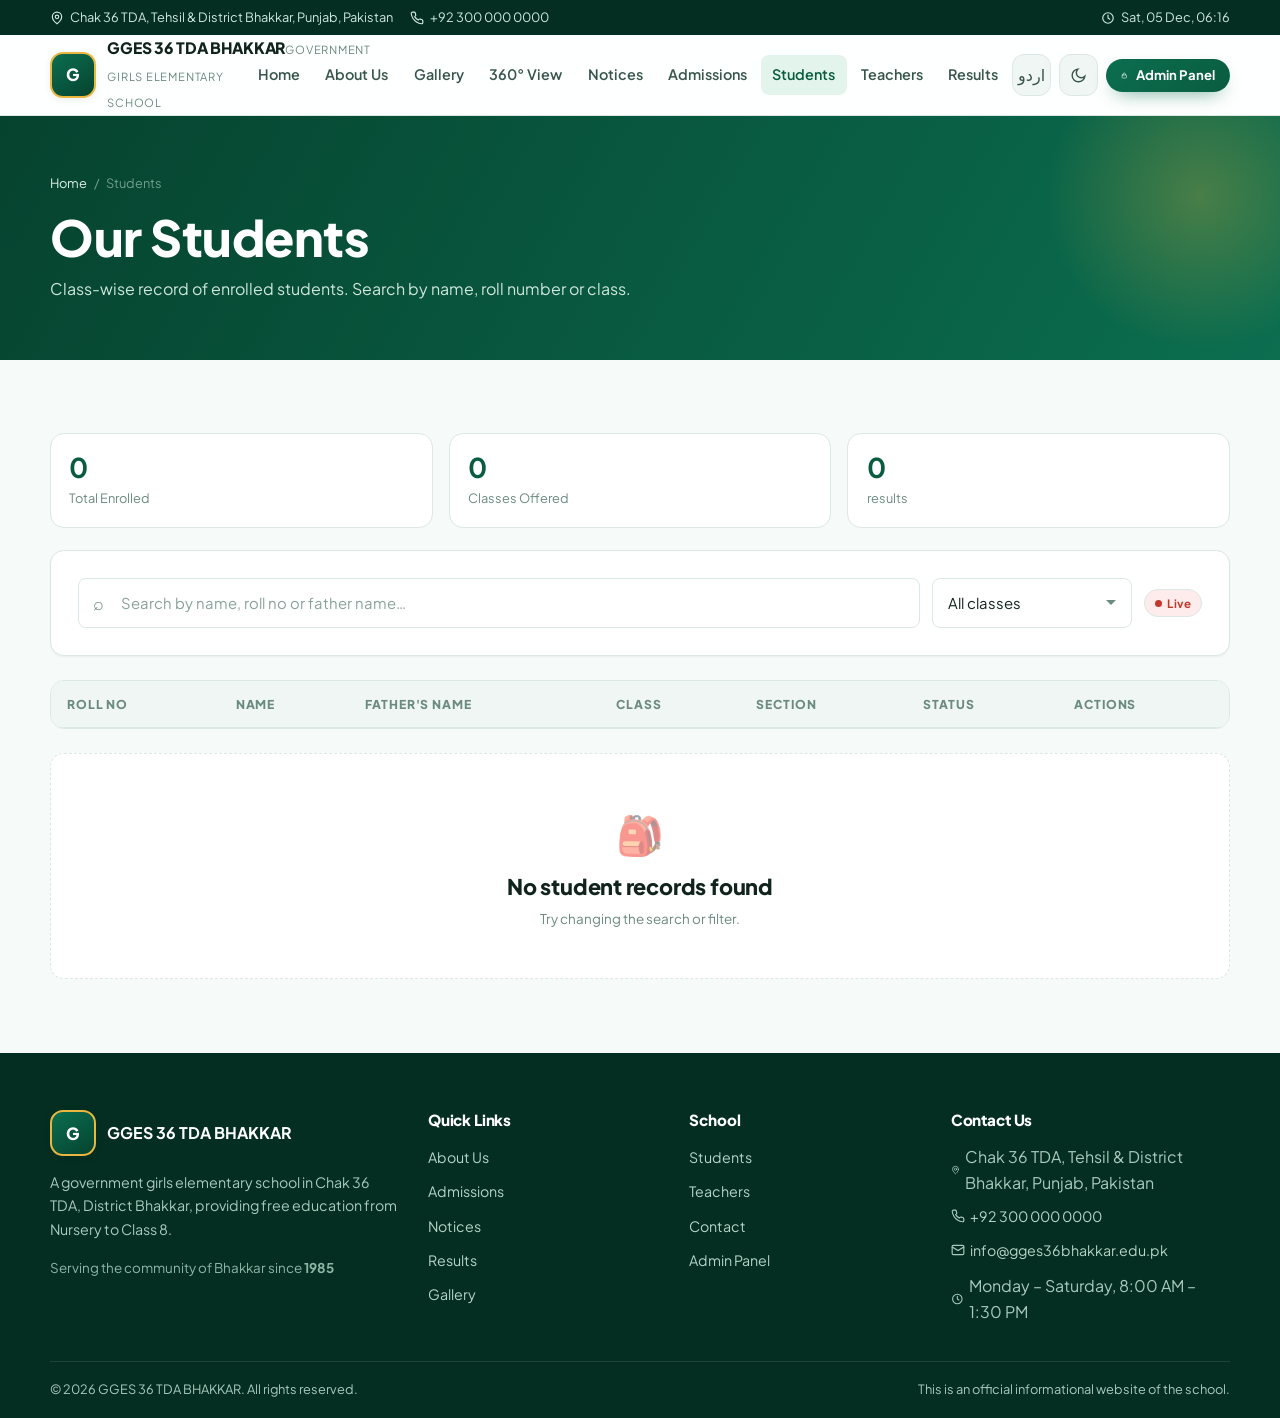
<file: students.html>
<!DOCTYPE html>
<html lang="en" dir="ltr" data-theme="light">
<head>
<meta charset="UTF-8">
<meta name="viewport" content="width=device-width, initial-scale=1">
<title>Students — GGES 36 TDA BHAKKAR</title>
<meta name="description" content="Student directory of GGES 36 TDA Bhakkar. Search enrolled students by name, roll number or class.">
<meta name="theme-color" content="#0b6e4f">
<link rel="icon" href="data:image/svg+xml,%3Csvg xmlns='http://www.w3.org/2000/svg' viewBox='0 0 64 64'%3E%3Crect width='64' height='64' rx='14' fill='%230b6e4f'/%3E%3Ctext x='32' y='43' font-family='Arial' font-size='30' font-weight='bold' fill='white' text-anchor='middle'%3EG%3C/text%3E%3C/svg%3E">
<link rel="stylesheet" href="assets/css/style.css">
</head>
<body>
<div id="site-header"></div>

<main id="main">
  <section class="page-head">
    <div class="shell">
      <nav class="crumbs" aria-label="Breadcrumb">
        <a href="index.html" data-i18n="nav.home"></a><span>/</span><span data-i18n="nav.students"></span>
      </nav>
      <h1 data-i18n="students.title"></h1>
      <p data-i18n="students.text"></p>
    </div>
  </section>

  <section class="section">
    <div class="shell" style="max-width:80rem">
      <div class="kpi">
        <div class="kpi__card"><b id="kTotal">0</b><span data-i18n="students.totalEnrolled"></span></div>
        <div class="kpi__card"><b id="kClasses">0</b><span data-i18n="home.statClasses"></span></div>
        <div class="kpi__card"><b id="kShown">0</b><span data-i18n="common.results"></span></div>
      </div>

      <div class="panel mb-3">
        <div class="row">
          <div class="searchbar">
            <input class="input" id="q" type="search" data-i18n-ph="students.searchPlaceholder" aria-label="Search students">
          </div>
          <select class="select" id="classFilter" style="max-width:200px"></select>
          <span class="badge badge--live" data-i18n="common.live"></span>
        </div>
      </div>

      <div class="table-wrap">
        <table class="data">
          <thead>
            <tr>
              <th data-i18n="common.rollNo"></th>
              <th data-i18n="common.name"></th>
              <th data-i18n="common.fatherName"></th>
              <th data-i18n="common.class"></th>
              <th data-i18n="common.section"></th>
              <th data-i18n="common.status"></th>
              <th data-i18n="common.actions"></th>
            </tr>
          </thead>
          <tbody id="rows"></tbody>
        </table>
      </div>

      <div class="empty mt-3" id="empty" style="display:none">
        <div class="empty__icon">🎒</div>
        <h3 data-i18n="students.empty"></h3>
        <p class="small mt-1" data-i18n="common.noDataHint"></p>
      </div>
    </div>
  </section>
</main>

<div id="site-footer"></div>

<!-- student modal -->
<div class="modal" id="modal" role="dialog" aria-modal="true" aria-labelledby="mName">
  <div class="modal__box">
    <div class="modal__head">
      <h3 data-i18n="students.detailTitle"></h3>
      <button class="icon-btn" id="mClose" aria-label="Close">✕</button>
    </div>
    <div class="modal__body" id="mBody"></div>
    <div class="modal__foot">
      <button class="btn btn--ghost" id="mPrint" data-i18n="common.print"></button>
      <button class="btn btn--primary" id="mClose2" data-i18n="common.close"></button>
    </div>
  </div>
</div>

<script src="assets/js/vendor/supabase.js"></script>
<script src="assets/js/store.js"></script>
<script src="assets/js/i18n.js"></script>
<script src="assets/js/app.js"></script>
<script>
(function () {
  'use strict';
  var $ = App.$, $$ = App.$$, esc = App.esc;
  App.init({ active: 'students' });

  var query = '';
  var classSel = 'all';

  function nameOf(s) { return I18N.lang() === 'ur' && s.nameUr ? s.nameUr : s.name; }

  function list() {
    var all = Store.all('students');
    var out = all.slice();
    if (classSel !== 'all') out = out.filter(function (s) { return String(s.className) === String(classSel); });
    if (query) {
      var q = query.toLowerCase();
      out = out.filter(function (s) {
        return [s.name, s.nameUr, s.rollNo, s.fatherName, s.className, s.section, s.address]
          .join(' ').toLowerCase().indexOf(q) > -1;
      });
    }
    return out.sort(function (a, b) {
      var c = parseFloat(a.className) - parseFloat(b.className);
      if (!isNaN(c) && c !== 0) return c;
      return String(a.rollNo).localeCompare(String(b.rollNo), undefined, { numeric: true });
    });
  }

  function paintClassFilter() {
    var set = {};
    Store.all('students').forEach(function (s) { set[s.className] = true; });
    var list = Object.keys(set).sort(function (a, b) { return parseFloat(a) - parseFloat(b); });
    var sel = $('#classFilter');
    sel.innerHTML = '<option value="all">' + esc(I18N.t('students.allClasses')) + '</option>' +
      list.map(function (c) {
        return '<option value="' + esc(c) + '">' + esc(I18N.lang() === 'ur' ? 'جماعت ' + c : 'Class ' + c) + '</option>';
      }).join('');
    sel.value = classSel;
  }

  function paintRows() {
    var rows = list();
    var all = Store.all('students');
    $('#kTotal').textContent = all.length;
    $('#kShown').textContent = rows.length;
    $('#kClasses').textContent = Object.keys(all.reduce(function (a, s) { a[s.className] = 1; return a; }, {})).length;

    $('#empty').style.display = rows.length ? 'none' : '';
    $('#rows').innerHTML = rows.map(function (s) {
      return '<tr>' +
        '<td class="cell-strong">' + esc(s.rollNo || '—') + '</td>' +
        '<td>' + esc(nameOf(s)) + '</td>' +
        '<td>' + esc(s.fatherName || '—') + '</td>' +
        '<td><span class="badge badge--ok">' + esc(I18N.lang() === 'ur' ? 'جماعت ' + s.className : 'Class ' + s.className) + '</span></td>' +
        '<td>' + esc(s.section || '—') + '</td>' +
        '<td><span class="badge ' + (s.status === 'Inactive' ? 'badge--warn' : 'badge--info') + '">' +
          esc(s.status === 'Inactive' ? I18N.t('common.inactive') : I18N.t('common.active')) + '</span></td>' +
        '<td><button class="btn btn--ghost btn--xs" data-open="' + esc(s.id) + '">' + esc(I18N.t('common.viewDetails')) + '</button></td>' +
      '</tr>';
    }).join('');

    $$('#rows [data-open]').forEach(function (b) {
      b.addEventListener('click', function () { open(b.getAttribute('data-open')); });
    });
  }

  function age(dob) {
    if (!dob) return '—';
    var d = new Date(dob); if (isNaN(d.getTime())) return '—';
    var diff = Date.now() - d.getTime();
    return Math.floor(diff / (365.25 * 86400000));
  }

  var modal = $('#modal');
  function open(id) {
    var s = Store.get('students', id);
    if (!s) return;
    var rows = [
      [I18N.t('common.rollNo'), s.rollNo],
      [I18N.t('common.name'), nameOf(s)],
      [I18N.t('common.fatherName'), s.fatherName],
      [I18N.t('common.class'), s.className],
      [I18N.t('common.section'), s.section],
      [I18N.t('adm.dob'), Store.formatDate(s.dob, I18N.lang())],
      [I18N.t('students.age'), age(s.dob) === '—' ? '—' : age(s.dob) + ' ' + I18N.t('students.years')],
      [I18N.t('common.address'), s.address],
      [I18N.t('common.phone'), s.phone],
      [I18N.t('common.status'), s.status || 'Active']
    ];
    $('#mBody').innerHTML =
      '<div class="row" style="gap:1.2rem;align-items:center">' +
        (s.photo ? '<img class="avatar avatar--lg" src="' + esc(s.photo) + '" alt="">'
                 : '<span class="avatar avatar--lg">' + esc(Store.initials(s.name)) + '</span>') +
        '<div><h3>' + esc(nameOf(s)) + '</h3>' +
        '<p class="muted small">' + esc(I18N.lang() === 'ur' ? 'جماعت ' + s.className : 'Class ' + s.className) +
          (s.section ? ' · ' + esc(s.section) : '') + '</p></div>' +
      '</div>' +
      '<hr class="divider">' +
      '<div class="table-wrap"><table class="data" style="min-width:0"><tbody>' +
        rows.map(function (r) {
          return '<tr><th style="width:40%">' + esc(r[0]) + '</th><td>' + esc(r[1] || '—') + '</td></tr>';
        }).join('') +
      '</tbody></table></div>';
    modal.classList.add('is-open');
    document.body.style.overflow = 'hidden';
  }
  function close() { modal.classList.remove('is-open'); document.body.style.overflow = ''; }
  $('#mClose').addEventListener('click', close);
  $('#mClose2').addEventListener('click', close);
  modal.addEventListener('click', function (e) { if (e.target === modal) close(); });
  document.addEventListener('keydown', function (e) { if (e.key === 'Escape') close(); });
  $('#mPrint').addEventListener('click', function () { window.print(); });

  $('#q').addEventListener('input', App.debounce(function (e) { query = e.target.value.trim(); paintRows(); }, 160));
  $('#classFilter').addEventListener('change', function (e) { classSel = e.target.value; paintRows(); });

  function paintAll() { paintClassFilter(); paintRows(); }
  paintAll();
  Store.subscribe('students', paintAll);
  document.addEventListener('gges:langchange', paintAll);
})();
</script>
</body>
</html>
</file>
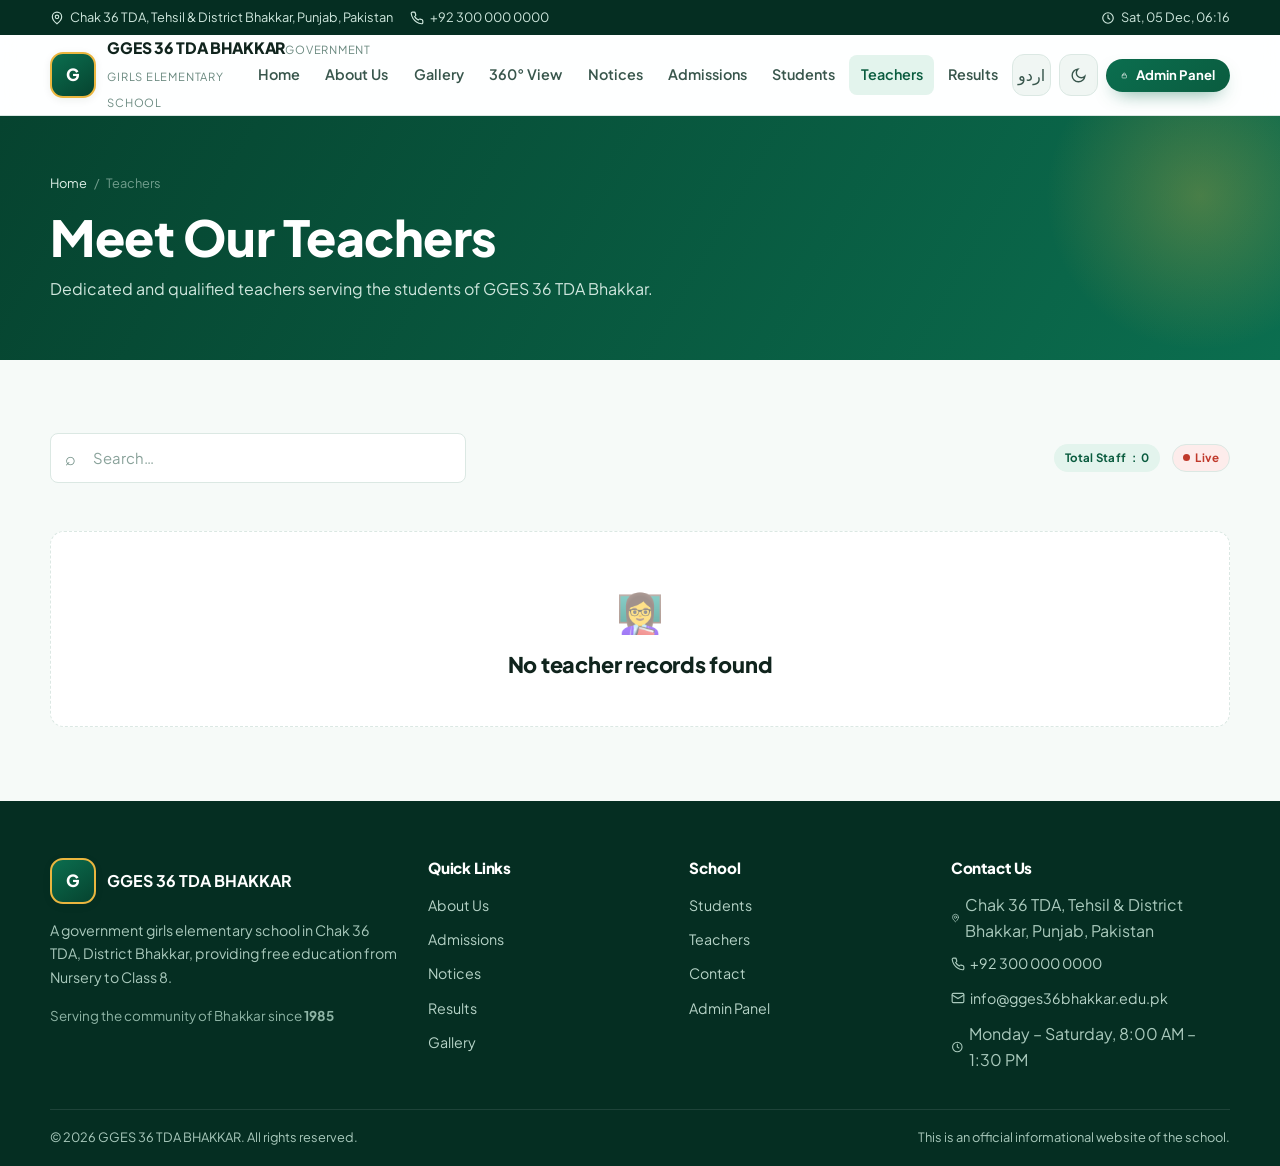
<file: teachers.html>
<!DOCTYPE html>
<html lang="en" dir="ltr" data-theme="light">
<head>
<meta charset="UTF-8">
<meta name="viewport" content="width=device-width, initial-scale=1">
<title>Our Teachers — GGES 36 TDA BHAKKAR</title>
<meta name="description" content="Meet the teaching staff of GGES 36 TDA Bhakkar — qualification, subject and experience of our faculty.">
<meta name="theme-color" content="#0b6e4f">
<link rel="icon" href="data:image/svg+xml,%3Csvg xmlns='http://www.w3.org/2000/svg' viewBox='0 0 64 64'%3E%3Crect width='64' height='64' rx='14' fill='%230b6e4f'/%3E%3Ctext x='32' y='43' font-family='Arial' font-size='30' font-weight='bold' fill='white' text-anchor='middle'%3EG%3C/text%3E%3C/svg%3E">
<link rel="stylesheet" href="assets/css/style.css">
</head>
<body>
<div id="site-header"></div>

<main id="main">
  <section class="page-head">
    <div class="shell">
      <nav class="crumbs" aria-label="Breadcrumb">
        <a href="index.html" data-i18n="nav.home"></a><span>/</span><span data-i18n="nav.teachers"></span>
      </nav>
      <h1 data-i18n="teachers.title"></h1>
      <p data-i18n="teachers.text"></p>
    </div>
  </section>

  <section class="section">
    <div class="shell">
      <div class="between mb-3">
        <div class="searchbar" style="max-width:26rem">
          <input class="input" id="q" type="search" data-i18n-ph="common.searchPlaceholder" aria-label="Search teachers">
        </div>
        <div class="row">
          <span class="badge badge--ok"><span data-i18n="teachers.total"></span>: <b id="tTotal">0</b></span>
          <span class="badge badge--live" data-i18n="common.live"></span>
        </div>
      </div>

      <div class="grid g-4" id="grid"></div>

      <div class="empty mt-3" id="empty" style="display:none">
        <div class="empty__icon">👩‍🏫</div>
        <h3 data-i18n="teachers.empty"></h3>
      </div>
    </div>
  </section>
</main>

<div id="site-footer"></div>

<script src="assets/js/vendor/supabase.js"></script>
<script src="assets/js/store.js"></script>
<script src="assets/js/i18n.js"></script>
<script src="assets/js/app.js"></script>
<script>
(function () {
  'use strict';
  var $ = App.$, esc = App.esc;
  App.init({ active: 'teachers' });

  var query = '';
  var lang = function () { return I18N.lang(); };
  var ur = function (base, alt) { return lang() === 'ur' && alt ? alt : base; };

  function paint() {
    var all = Store.all('teachers');
    $('#tTotal').textContent = all.length;

    var list = all.filter(function (t) {
      if (!query) return true;
      return [t.name, t.nameUr, t.role, t.roleUr, t.subject, t.qualification].join(' ').toLowerCase().indexOf(query.toLowerCase()) > -1;
    });

    $('#empty').style.display = list.length ? 'none' : '';

    $('#grid').innerHTML = list.map(function (t) {
      return '<article class="card reveal is-in">' +
        '<div class="card__body person">' +
          (t.photo
            ? '<img class="avatar" src="' + esc(t.photo) + '" alt="' + esc(t.name) + '">'
            : '<span class="avatar">' + esc(Store.initials(t.name)) + '</span>') +
          '<h3>' + esc(ur(t.name, t.nameUr)) + '</h3>' +
          '<p class="role">' + esc(ur(t.role, t.roleUr)) + '</p>' +
          '<p class="meta"><b>' + esc(I18N.t('teachers.subject')) + ':</b> ' + esc(t.subject || '—') + '</p>' +
          '<p class="meta">' + esc(ur(t.qualification, t.qualificationUr) || '—') + '</p>' +
          (t.since ? '<span class="badge badge--gold mt-2">' + esc(I18N.t('teachers.since')) + ' ' + esc(t.since) + '</span>' : '') +
        '</div>' +
      '</article>';
    }).join('');
  }

  $('#q').addEventListener('input', App.debounce(function (e) { query = e.target.value.trim(); paint(); }, 160));

  paint();
  Store.subscribe('teachers', paint);
  document.addEventListener('gges:langchange', paint);
})();
</script>
</body>
</html>
</file>
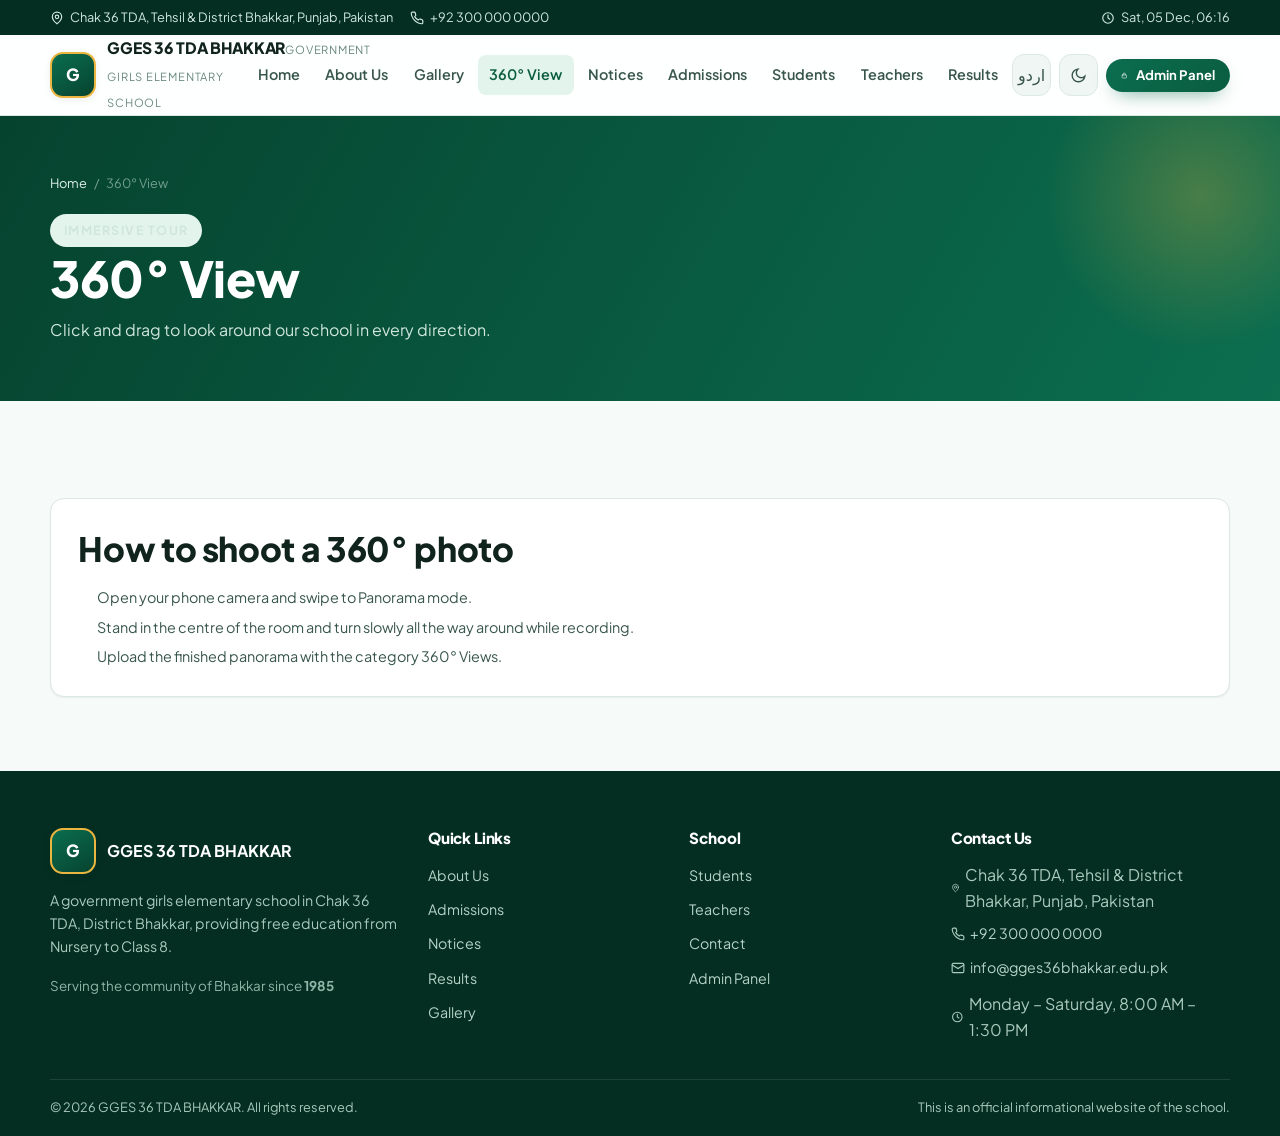
<file: view360.html>
<!DOCTYPE html>
<html lang="en" dir="ltr" data-theme="light">
<head>
<meta charset="UTF-8">
<meta name="viewport" content="width=device-width, initial-scale=1">
<title>360° View — GGES 36 TDA BHAKKAR</title>
<meta name="description" content="Interactive 360-degree panoramic view of GGES 36 TDA Bhakkar — drag to look around every corner of the school.">
<meta name="theme-color" content="#0b6e4f">
<link rel="icon" href="data:image/svg+xml,%3Csvg xmlns='http://www.w3.org/2000/svg' viewBox='0 0 64 64'%3E%3Crect width='64' height='64' rx='14' fill='%230b6e4f'/%3E%3Ctext x='32' y='43' font-family='Arial' font-size='30' font-weight='bold' fill='white' text-anchor='middle'%3EG%3C/text%3E%3C/svg%3E">
<link rel="stylesheet" href="assets/css/style.css">
<link rel="stylesheet" href="assets/css/vendor/pannellum.css">
</head>
<body>
<div id="site-header"></div>

<main id="main">
  <section class="page-head">
    <div class="shell">
      <nav class="crumbs" aria-label="Breadcrumb">
        <a href="index.html" data-i18n="nav.home"></a><span>/</span><span data-i18n="nav.view360"></span>
      </nav>
      <p class="eyebrow" data-i18n="view360.eyebrow"></p>
      <h1 data-i18n="view360.title"></h1>
      <p data-i18n="view360.text"></p>
    </div>
  </section>

  <section class="section">
    <div class="shell">

      <!-- ---------------- interactive viewer ---------------- -->
      <div id="panoWrap" class="hide">
        <div class="pano-stage" id="panoStage">
          <!-- high-resolution still, shown until (and if) the interactive view is ready -->
          <img class="pano__fallback" id="panoFallback" alt="" decoding="async">
          <div class="pano" id="pano"></div>
          <div class="pano__loader" id="panoLoader">
            <span class="spinner" aria-hidden="true"></span>
            <span data-i18n="view360.loading"></span>
          </div>
          <p class="pano__note" id="panoNote" hidden></p>
        </div>

        <div class="pano-bar">
          <div class="pano-bar__group" role="group" aria-label="Viewer controls">
            <button class="pano-btn" id="panoZoomOut" type="button" data-i18n-title="view360.zoomOut" data-i18n-aria="view360.zoomOut"><span aria-hidden="true">−</span></button>
            <button class="pano-btn" id="panoZoomIn" type="button" data-i18n-title="view360.zoomIn" data-i18n-aria="view360.zoomIn"><span aria-hidden="true">+</span></button>
            <button class="pano-btn" id="panoReset" type="button" data-i18n-title="view360.reset" data-i18n-aria="view360.reset"><span aria-hidden="true">⟲</span></button>
            <button class="pano-btn" id="panoRotate" type="button" aria-pressed="true" data-i18n-title="view360.autorotate" data-i18n-aria="view360.autorotate"><span aria-hidden="true">⟳</span></button>
            <button class="pano-btn" id="panoFs" type="button" data-i18n-title="view360.fullscreen" data-i18n-aria="view360.fullscreen"><span aria-hidden="true">⛶</span></button>
          </div>
          <p class="pano-bar__hint" data-i18n="view360.drag"></p>
        </div>

        <div class="mt-3" id="panoChoose" style="display:none">
          <h2 class="small" data-i18n="view360.choose"></h2>
          <div class="pano-thumbs" id="panoThumbs"></div>
        </div>
      </div>

      <!-- ---------------- empty state ---------------- -->
      <div class="empty" id="panoEmpty" style="display:none">
        <div class="empty__icon">🌐</div>
        <h3 data-i18n="view360.empty"></h3>
        <p class="small mt-1" data-i18n="view360.emptyHint"></p>
        <a class="btn btn--primary btn--sm mt-3" href="admin.html" data-i18n="nav.admin"></a>
      </div>

      <!-- ---------------- how to shoot a panorama ---------------- -->
      <div class="panel mt-3" id="panoHow">
        <div class="panel__head"><h2 data-i18n="view360.howtoTitle"></h2></div>
        <ol class="howto">
          <li data-i18n="view360.howto1"></li>
          <li data-i18n="view360.howto2"></li>
          <li data-i18n="view360.howto3"></li>
        </ol>
      </div>

    </div>
  </section>
</main>

<div id="site-footer"></div>

<script src="assets/js/vendor/supabase.js"></script>
<script src="assets/js/store.js"></script>
<script src="assets/js/i18n.js"></script>
<script src="assets/js/app.js"></script>
<script src="assets/js/vendor/pannellum.js"></script>
<script>
(function () {
  'use strict';
  var $ = App.$, $$ = App.$$, esc = App.esc;
  App.init({ active: 'view360' });

  var START_HFOV = 100, MIN_HFOV = 35, MAX_HFOV = 120, AUTO_SPEED = -1.6, PANO_CAT = 'Panorama';

  var stage = $('#panoStage'), host = $('#pano');
  var fallback = $('#panoFallback'), loader = $('#panoLoader'), note = $('#panoNote');

  var viewer = null, list = [], idx = 0, autoOn = true, ready = false;
  var noteKey = null, signature = '', dragBound = false;

  function t(k) { return I18N.t(k); }

  function panoramas() {
    return Store.all('gallery').filter(function (g) {
      return (g.category || '') === PANO_CAT && g.src;
    });
  }

  /* the interactive view needs WebGL; anything older gets the still picture */
  function hasWebGL() {
    try {
      var c = document.createElement('canvas');
      return !!(window.WebGLRenderingContext && (c.getContext('webgl') || c.getContext('experimental-webgl')));
    } catch (e) { return false; }
  }

  function setNote(key) {
    noteKey = key;
    if (!key) { note.hidden = true; note.textContent = ''; return; }
    note.hidden = false;
    note.textContent = t(key);
  }

  function destroyViewer() {
    if (viewer) {
      try { viewer.destroy(); } catch (e) {}
      viewer = null;
    }
    host.innerHTML = '';
    ready = false;
    stage.classList.remove('is-ready');
  }

  function applyAuto() {
    var btn = $('#panoRotate');
    btn.setAttribute('aria-pressed', String(autoOn));
    if (!viewer || !ready) return;
    if (autoOn) viewer.startAutoRotate(AUTO_SPEED);
    else viewer.stopAutoRotate();
  }

  function zoomBy(factor) {
    if (!viewer || !ready) return;
    var next = viewer.getHfov() * factor;
    viewer.setHfov(Math.max(MIN_HFOV, Math.min(MAX_HFOV, next)));
  }

  function reset() {
    if (!viewer || !ready) return;
    viewer.setHfov(START_HFOV);
    viewer.setPitch(0);
    viewer.setYaw(0);
  }

  /* ------------------------------------------------------------ show a scene */
  function start(i) {
    if (!list.length) return;
    idx = ((i % list.length) + list.length) % list.length;
    var item = list[idx];

    destroyViewer();
    loader.style.display = '';
    fallback.style.transform = '';
    fallback.style.touchAction = '';
    fallback.style.cursor = '';
    setNote(null);
    fallback.src = item.src;
    fallback.alt = item.title || '';
    paintThumbs();

    if (!window.pannellum || !hasWebGL()) {
      loader.style.display = 'none';
      setNote('view360.noWebgl');
      bindFallbackDrag();
      return;
    }

    try {
      viewer = window.pannellum.viewer('pano', {
        type: 'equirectangular',
        panorama: item.src,
        autoLoad: true,
        showControls: false,
        showZoomCtrl: false,
        showFullscreenCtrl: false,
        compass: false,
        hfov: START_HFOV,
        minHfov: MIN_HFOV,
        maxHfov: MAX_HFOV,
        pitch: 0,
        yaw: 0,
        autoRotate: AUTO_SPEED,
        autoRotateInactivityDelay: 4000,
        friction: 0.15
      });
    } catch (e) {
      loader.style.display = 'none';
      setNote('view360.noWebgl');
      bindFallbackDrag();
      return;
    }

    viewer.on('load', function () {
      ready = true;
      loader.style.display = 'none';
      stage.classList.add('is-ready');
      setNote(null);
      applyAuto();
    });

    viewer.on('error', function () {
      loader.style.display = 'none';
      setNote('view360.noWebgl');
    });
  }

  /* plain drag-to-pan, used only when the 3D engine is unavailable */
  function bindFallbackDrag() {
    if (dragBound) return;
    dragBound = true;
    var base = 0, from = 0, dragging = false;
    fallback.style.cursor = 'grab';
    fallback.style.touchAction = 'none';
    fallback.addEventListener('pointerdown', function (e) {
      dragging = true; from = e.clientX; base = parseFloat(fallback.dataset.pan || '0');
      try { fallback.setPointerCapture(e.pointerId); } catch (err) {}
      fallback.style.cursor = 'grabbing';
    });
    fallback.addEventListener('pointerup', function (e) {
      dragging = false;
      try { fallback.releasePointerCapture(e.pointerId); } catch (err) {}
      fallback.style.cursor = 'grab';
    });
    fallback.addEventListener('pointermove', function (e) {
      if (!dragging) return;
      var limit = fallback.clientWidth * 0.5;
      var x = Math.max(-limit, Math.min(limit, base + (e.clientX - from)));
      fallback.dataset.pan = String(x);
      fallback.style.transform = 'translateX(' + x + 'px)';
    });
  }

  /* ------------------------------------------------------------ thumbnails */
  function paintThumbs() {
    var box = $('#panoChoose'), thumbs = $('#panoThumbs');
    if (list.length < 2) { box.style.display = 'none'; return; }
    box.style.display = '';
    thumbs.innerHTML = list.map(function (g, i) {
      return '<button type="button" class="pano-thumb' + (i === idx ? ' is-active' : '') + '" data-i="' + i + '">' +
        '<img src="' + esc(g.src) + '" alt="" loading="lazy">' +
        '<span>' + esc(g.title || t('view360.title')) + '</span>' +
      '</button>';
    }).join('');
    $$('.pano-thumb', thumbs).forEach(function (b) {
      b.addEventListener('click', function () { start(parseInt(b.getAttribute('data-i'), 10)); });
    });
  }

  /* ----------------------------------------------------------------- paint */
  function paintAll() {
    list = panoramas();
    var has = list.length > 0;
    /* don't flash "nothing here" before the cloud data has arrived */
    var known = has || Store.isBooted();
    $('#panoWrap').classList.toggle('hide', !has);
    $('#panoEmpty').style.display = (!has && known) ? '' : 'none';

    if (!has) {
      destroyViewer();
      signature = '';
      paintThumbs();
      return;
    }
    var sig = list.map(function (g) { return g.id + '|' + g.src; }).join(',');
    if (sig === signature) return;   /* nothing changed, keep the current view running */
    signature = sig;
    start(Math.min(idx, list.length - 1));
  }

  $('#panoZoomIn').addEventListener('click', function () { zoomBy(1 / 1.3); });
  $('#panoZoomOut').addEventListener('click', function () { zoomBy(1.3); });
  $('#panoReset').addEventListener('click', reset);
  $('#panoRotate').addEventListener('click', function () { autoOn = !autoOn; applyAuto(); });
  $('#panoFs').addEventListener('click', function () {
    if (viewer && ready && viewer.toggleFullscreen) viewer.toggleFullscreen();
  });

  document.addEventListener('gges:langchange', function () {
    setNote(noteKey);
    paintThumbs();
  });

  /* subscribe paints immediately and then again on every live change */
  Store.subscribe('gallery', paintAll);
})();
</script>
</body>
</html>
</file>
<file: assets/css/style.css>
/* ==========================================================================
   GGES 36 TDA BHAKKAR — Design System
   Government Girls Elementary School, 36 TDA, Bhakkar
   ========================================================================== */

/* ---------- Fonts ---------- */
@import url('https://fonts.googleapis.com/css2?family=Plus+Jakarta+Sans:wght@400;500;600;700;800&family=Noto+Nastaliq+Urdu:wght@400;600;700&display=swap');

/* ---------- Tokens ---------- */
:root {
  --green-900: #052e22;
  --green-800: #06432f;
  --green-700: #0a5c3f;
  --green-600: #0b6e4f;
  --green-500: #12855f;
  --green-400: #2aa377;
  --green-100: #e3f4ed;
  --green-50: #f1faf6;

  --gold-600: #b7791f;
  --gold-500: #d99b23;
  --gold-400: #eab63f;
  --gold-100: #fdf3dd;

  --ink: #10241d;
  --ink-2: #38564c;
  --muted: #6b8a80;
  --line: #dbe8e3;
  --bg: #f6faf8;
  --surface: #ffffff;
  --surface-2: #f0f6f3;

  --danger: #c0392b;
  --danger-soft: #fdeceb;
  --warn: #b7791f;
  --warn-soft: #fdf3dd;
  --info: #1b6ca8;
  --info-soft: #e8f2fa;
  --ok: #12855f;
  --ok-soft: #e3f4ed;

  --radius-sm: 8px;
  --radius: 14px;
  --radius-lg: 22px;
  --radius-full: 999px;

  --shadow-xs: 0 1px 2px rgba(5, 46, 34, .06);
  --shadow-sm: 0 2px 8px rgba(5, 46, 34, .07);
  --shadow: 0 10px 30px -12px rgba(5, 46, 34, .22);
  --shadow-lg: 0 24px 60px -20px rgba(5, 46, 34, .32);

  --shell: 1180px;
  --header-h: 70px;
  --ease: cubic-bezier(.22, .61, .36, 1);
}

[data-theme="dark"] {
  --ink: #e8f3ee;
  --ink-2: #b9d2c8;
  --muted: #8aa79c;
  --line: #1e3a30;
  --bg: #071a13;
  --surface: #0c241b;
  --surface-2: #102d22;
  --green-50: #0c241b;
  --green-100: #123528;
  --shadow: 0 10px 30px -12px rgba(0, 0, 0, .6);
  --shadow-lg: 0 24px 60px -20px rgba(0, 0, 0, .7);
}

/* ---------- Reset ---------- */
*, *::before, *::after { box-sizing: border-box; }
* { margin: 0; padding: 0; }
html { -webkit-text-size-adjust: 100%; scroll-behavior: smooth; }
@media (prefers-reduced-motion: reduce) {
  html { scroll-behavior: auto; }
  *, *::before, *::after { animation-duration: .001ms !important; transition-duration: .001ms !important; }
}
body {
  font-family: 'Plus Jakarta Sans', system-ui, -apple-system, 'Segoe UI', Roboto, sans-serif;
  background: var(--bg);
  color: var(--ink);
  line-height: 1.65;
  font-size: 16px;
  overflow-x: hidden;
  -webkit-font-smoothing: antialiased;
}
img, svg, video { display: block; max-width: 100%; }
img { height: auto; }
button, input, select, textarea { font: inherit; color: inherit; }
button { cursor: pointer; background: none; border: 0; }
a { color: var(--green-600); text-decoration: none; }
a:hover { color: var(--green-700); }
ul, ol { list-style: none; }
table { border-collapse: collapse; width: 100%; }
:focus-visible { outline: 3px solid var(--gold-400); outline-offset: 2px; border-radius: 6px; }

/* Urdu typography */
html[lang="ur"] body {
  font-family: 'Noto Nastaliq Urdu', 'Plus Jakarta Sans', serif;
  line-height: 2.1;
}
html[lang="ur"] h1, html[lang="ur"] h2, html[lang="ur"] h3, html[lang="ur"] h4 {
  line-height: 1.9;
  font-family: 'Noto Nastaliq Urdu', serif;
}
html[dir="rtl"] .flip-icon { transform: scaleX(-1); }

/* ---------- Layout ---------- */
.shell { width: min(100% - 2.2rem, var(--shell)); margin-inline: auto; }
.section { padding: clamp(2.6rem, 6vw, 4.6rem) 0; }
.section--tight { padding: clamp(1.8rem, 4vw, 2.6rem) 0; }
.section--alt { background: var(--surface-2); }
.grid { display: grid; gap: 1.25rem; }
.g-2 { grid-template-columns: repeat(2, 1fr); }
.g-3 { grid-template-columns: repeat(3, 1fr); }
.g-4 { grid-template-columns: repeat(4, 1fr); }
.row { display: flex; gap: .75rem; flex-wrap: wrap; align-items: center; }
.between { display: flex; gap: 1rem; align-items: center; justify-content: space-between; flex-wrap: wrap; }
.center { text-align: center; }
.stack > * + * { margin-top: 1rem; }
.mt-1 { margin-top: .5rem; } .mt-2 { margin-top: 1rem; } .mt-3 { margin-top: 1.5rem; }
.mb-2 { margin-bottom: 1rem; } .mb-3 { margin-bottom: 1.5rem; }
.hide { display: none !important; }
.spacer { flex: 1; }

/* ---------- Headings ---------- */
h1, h2, h3, h4 { line-height: 1.25; color: var(--ink); font-weight: 800; letter-spacing: -.01em; }
h1 { font-size: clamp(1.85rem, 4.6vw, 3.1rem); }
h2 { font-size: clamp(1.45rem, 3.2vw, 2.1rem); }
h3 { font-size: clamp(1.1rem, 2.1vw, 1.35rem); }
h4 { font-size: 1.02rem; }
.lead { font-size: clamp(1rem, 1.5vw, 1.12rem); color: var(--ink-2); }
.muted { color: var(--muted); }
.small { font-size: .84rem; }
.tiny { font-size: .75rem; }
.eyebrow {
  display: inline-flex; align-items: center; gap: .5rem;
  font-size: .78rem; font-weight: 700; letter-spacing: .12em; text-transform: uppercase;
  color: var(--green-600); background: var(--green-100);
  padding: .4rem .85rem; border-radius: var(--radius-full);
}
html[lang="ur"] .eyebrow { letter-spacing: 0; text-transform: none; font-size: .9rem; }
.section-head { max-width: 46rem; margin-bottom: clamp(1.6rem, 3vw, 2.4rem); }
.section-head.center { margin-inline: auto; }
.section-head p { color: var(--ink-2); margin-top: .6rem; }
.title-rule { width: 64px; height: 4px; border-radius: 99px; background: linear-gradient(90deg, var(--green-600), var(--gold-400)); margin-top: .9rem; }
.section-head.center .title-rule { margin-inline: auto; }

/* ---------- Top bar ---------- */
.topbar {
  background: var(--green-900); color: #cfe7dd; font-size: .8rem;
  padding: .45rem 0;
}
.topbar .shell { display: flex; align-items: center; gap: 1rem; flex-wrap: wrap; }
.topbar a { color: #cfe7dd; }
.topbar a:hover { color: #fff; }
.topbar .tb-info { display: flex; gap: 1.1rem; flex-wrap: wrap; align-items: center; }
.topbar .tb-right { margin-inline-start: auto; display: flex; gap: .5rem; align-items: center; }
.tb-item { display: inline-flex; align-items: center; gap: .35rem; }

/* ---------- Header ---------- */
.site-header {
  position: sticky; top: 0; z-index: 60;
  background: color-mix(in srgb, var(--surface) 88%, transparent);
  backdrop-filter: blur(14px) saturate(1.4);
  border-bottom: 1px solid var(--line);
  transition: box-shadow .25s var(--ease);
}
.site-header.is-stuck { box-shadow: var(--shadow-sm); }
.nav { display: flex; align-items: center; gap: 1rem; min-height: var(--header-h); }
.brand { display: flex; align-items: center; gap: .7rem; color: var(--ink); min-width: 0; }
.brand:hover { color: var(--ink); }
.brand__logo {
  width: 46px; height: 46px; flex: 0 0 46px; border-radius: 13px;
  background: linear-gradient(145deg, var(--green-600), var(--green-800));
  display: grid; place-items: center; color: #fff; font-weight: 800; font-size: 1.05rem;
  box-shadow: var(--shadow-sm); overflow: hidden; border: 2px solid var(--gold-400);
}
.brand__logo img { width: 100%; height: 100%; object-fit: cover; }
.brand__text { min-width: 0; }
.brand__name { font-weight: 800; font-size: .98rem; line-height: 1.2; letter-spacing: -.01em; white-space: nowrap; overflow: hidden; text-overflow: ellipsis; }
.brand__sub { font-size: .7rem; color: var(--muted); letter-spacing: .07em; text-transform: uppercase; }
html[lang="ur"] .brand__sub { letter-spacing: 0; }

.nav__links { display: flex; align-items: center; gap: .15rem; margin-inline-start: auto; }
.nav__link {
  padding: .5rem .72rem; border-radius: var(--radius-sm); font-size: .9rem; font-weight: 600;
  color: var(--ink-2); white-space: nowrap; transition: background .18s var(--ease), color .18s var(--ease);
}
.nav__link:hover { background: var(--surface-2); color: var(--green-700); }
.nav__link[aria-current="page"] { color: var(--green-700); background: var(--green-100); }
.nav__actions { display: flex; align-items: center; gap: .5rem; }

.nav-toggle {
  display: none; width: 44px; height: 44px; border-radius: 12px;
  border: 1px solid var(--line); background: var(--surface);
  place-items: center; margin-inline-start: auto;
}
.nav-toggle span { display: block; width: 19px; height: 2px; background: var(--ink); border-radius: 2px; position: relative; }
.nav-toggle span::before, .nav-toggle span::after {
  content: ''; position: absolute; left: 0; width: 19px; height: 2px; background: var(--ink); border-radius: 2px; transition: transform .25s var(--ease), top .25s var(--ease);
}
.nav-toggle span::before { top: -6px; }
.nav-toggle span::after { top: 6px; }
body.nav-open .nav-toggle span { background: transparent; }
body.nav-open .nav-toggle span::before { top: 0; transform: rotate(45deg); }
body.nav-open .nav-toggle span::after { top: 0; transform: rotate(-45deg); }

@media (max-width: 1080px) {
  .nav-toggle { display: grid; }
  .nav__links {
    position: fixed; inset: calc(var(--header-h) + 1.6rem) 0 auto 0;
    flex-direction: column; align-items: stretch; gap: .15rem;
    background: var(--surface); border-block: 1px solid var(--line);
    padding: .8rem 1.1rem 1.2rem; margin: 0;
    max-height: calc(100vh - var(--header-h)); overflow-y: auto;
    transform: translateY(-12px); opacity: 0; pointer-events: none;
    transition: opacity .2s var(--ease), transform .2s var(--ease);
    box-shadow: var(--shadow);
  }
  body.nav-open .nav__links { transform: translateY(0); opacity: 1; pointer-events: auto; }
  .nav__link { padding: .8rem 1rem; font-size: 1rem; }
  .nav__actions { margin-inline-start: 0; }
}
@media (max-width: 640px) {
  .brand__name { font-size: .88rem; }
  .nav__actions .btn--ghost { display: none; }
}

/* ---------- Buttons ---------- */
.btn {
  display: inline-flex; align-items: center; justify-content: center; gap: .5rem;
  padding: .72rem 1.25rem; border-radius: var(--radius-full);
  font-weight: 700; font-size: .9rem; line-height: 1.2; border: 1px solid transparent;
  transition: transform .16s var(--ease), box-shadow .16s var(--ease), background .16s var(--ease), color .16s var(--ease);
  white-space: nowrap; text-align: center;
}
.btn:active { transform: translateY(1px) scale(.99); }
.btn--primary { background: linear-gradient(135deg, var(--green-600), var(--green-700)); color: #fff; box-shadow: 0 8px 20px -10px rgba(11, 110, 79, .8); }
.btn--primary:hover { color: #fff; box-shadow: 0 14px 28px -12px rgba(11, 110, 79, .9); transform: translateY(-1px); }
.btn--gold { background: linear-gradient(135deg, var(--gold-500), var(--gold-600)); color: #2a1c02; }
.btn--gold:hover { color: #2a1c02; transform: translateY(-1px); }
.btn--outline { border-color: var(--green-600); color: var(--green-700); background: transparent; }
.btn--outline:hover { background: var(--green-100); color: var(--green-800); }
.btn--ghost { background: var(--surface-2); color: var(--ink-2); }
.btn--ghost:hover { color: var(--green-700); background: var(--green-100); }
.btn--light { background: rgba(255, 255, 255, .16); color: #fff; border-color: rgba(255, 255, 255, .4); backdrop-filter: blur(6px); }
.btn--light:hover { background: rgba(255, 255, 255, .28); color: #fff; }
.btn--danger { background: var(--danger); color: #fff; }
.btn--danger:hover { color: #fff; filter: brightness(1.06); }
.btn--sm { padding: .48rem .9rem; font-size: .82rem; }
.btn--xs { padding: .34rem .68rem; font-size: .76rem; }
.btn--block { width: 100%; }
.btn--icon { padding: .55rem; width: 40px; height: 40px; border-radius: 12px; }
.btn[disabled] { opacity: .55; pointer-events: none; }
.icon-btn {
  width: 42px; height: 42px; border-radius: 12px; display: grid; place-items: center;
  background: var(--surface-2); color: var(--ink-2); border: 1px solid var(--line);
  transition: background .18s var(--ease), color .18s var(--ease);
}
.icon-btn:hover { background: var(--green-100); color: var(--green-700); }

/* ---------- Hero ---------- */
.hero {
  position: relative; isolation: isolate; overflow: hidden;
  color: #fff; padding: clamp(3.2rem, 9vw, 6rem) 0;
  background: linear-gradient(120deg, rgba(5, 46, 34, .93) 0%, rgba(6, 67, 47, .86) 45%, rgba(10, 92, 63, .78) 100%);
}
.hero__bg {
  position: absolute; inset: 0; z-index: -2;
  width: 100%; height: 100%; object-fit: cover;
  transform: scale(1.04);
}
.hero::after {
  content: ''; position: absolute; inset: 0; z-index: -1;
  background: linear-gradient(120deg, rgba(5, 46, 34, .95) 0%, rgba(6, 67, 47, .82) 50%, rgba(10, 92, 63, .72) 100%);
  display: none;
}
.hero--img::after { display: block; }
.hero__grid { display: grid; grid-template-columns: 1.15fr .85fr; gap: clamp(1.5rem, 4vw, 3rem); align-items: center; }
.hero h1 { color: #fff; }
.hero p { color: #cde3da; }
.hero .eyebrow { background: rgba(255, 255, 255, .14); color: #f6e3b6; border: 1px solid rgba(255, 255, 255, .2); }
.hero__cta { display: flex; gap: .75rem; flex-wrap: wrap; margin-top: 1.7rem; }
.hero__stats { display: grid; grid-template-columns: repeat(3, 1fr); gap: .9rem; margin-top: 2.2rem; max-width: 34rem; }
.hero__stat { background: rgba(255, 255, 255, .09); border: 1px solid rgba(255, 255, 255, .16); border-radius: var(--radius); padding: .85rem 1rem; backdrop-filter: blur(6px); }
.hero__stat b { display: block; font-size: clamp(1.3rem, 3vw, 1.85rem); color: #f7dd9b; line-height: 1.2; }
.hero__stat span { font-size: .78rem; color: #c8ded4; }
.hero__card {
  background: rgba(255, 255, 255, .1); border: 1px solid rgba(255, 255, 255, .18);
  border-radius: var(--radius-lg); padding: 1.1rem; backdrop-filter: blur(12px);
  box-shadow: var(--shadow-lg);
}
.hero__card img { border-radius: var(--radius); aspect-ratio: 4/3; object-fit: cover; width: 100%; }
.hero__card-body { padding: .9rem .35rem .2rem; }
.hero__card h3 { color: #fff; font-size: 1rem; }
.hero__card p { font-size: .84rem; }
@media (max-width: 900px) {
  .hero__grid { grid-template-columns: 1fr; }
  .hero__card { max-width: 30rem; }
}
@media (max-width: 520px) {
  .hero__stats { grid-template-columns: 1fr 1fr; }
}

/* Page banner (sub pages) */
.page-head {
  position: relative; color: #fff; padding: clamp(2.2rem, 6vw, 3.6rem) 0;
  background: linear-gradient(120deg, var(--green-800), var(--green-600));
  overflow: hidden;
}
.page-head::after {
  content: ''; position: absolute; inset-inline-end: -80px; inset-block-start: -80px;
  width: 320px; height: 320px; border-radius: 50%;
  background: radial-gradient(circle, rgba(234, 182, 63, .28), transparent 68%);
}
.page-head h1 { color: #fff; position: relative; }
.page-head p { color: #cfe6dd; max-width: 44rem; margin-top: .5rem; position: relative; }
.crumbs { display: flex; gap: .45rem; font-size: .8rem; color: #b8d6c9; margin-bottom: .7rem; flex-wrap: wrap; position: relative; }
.crumbs a { color: #dff0e8; }
.crumbs span { opacity: .6; }

/* ---------- Cards ---------- */
.card {
  background: var(--surface); border: 1px solid var(--line); border-radius: var(--radius);
  overflow: hidden; box-shadow: var(--shadow-xs);
  transition: transform .2s var(--ease), box-shadow .2s var(--ease), border-color .2s var(--ease);
}
.card:hover { transform: translateY(-3px); box-shadow: var(--shadow); border-color: var(--green-400); }
.card__body { padding: 1.15rem 1.25rem 1.3rem; }
.card__media { aspect-ratio: 4/3; width: 100%; object-fit: cover; background: var(--surface-2); }
.card__title { font-size: 1.05rem; font-weight: 700; }
.card__meta { display: flex; gap: .75rem; flex-wrap: wrap; font-size: .78rem; color: var(--muted); margin-top: .35rem; }
.card--flat { box-shadow: none; }
.card--flat:hover { transform: none; }

.panel { background: var(--surface); border: 1px solid var(--line); border-radius: var(--radius); padding: clamp(1.1rem, 2.6vw, 1.7rem); box-shadow: var(--shadow-xs); }
.panel__head { display: flex; gap: .8rem; align-items: center; justify-content: space-between; flex-wrap: wrap; margin-bottom: 1.1rem; }
.panel__head h2, .panel__head h3 { margin: 0; }

/* Info tiles */
.tile { display: flex; gap: .85rem; align-items: flex-start; }
.tile__icon {
  width: 46px; height: 46px; flex: 0 0 46px; border-radius: 13px; display: grid; place-items: center;
  background: var(--green-100); color: var(--green-700); font-size: 1.2rem;
}
.tile h4 { margin-bottom: .15rem; }
.tile p { font-size: .88rem; color: var(--ink-2); }

/* Feature cards */
.feature { position: relative; padding-top: 1.6rem; }
.feature__badge {
  position: absolute; top: -1px; inset-inline-start: 1.4rem; width: 52px; height: 52px; border-radius: 16px;
  display: grid; place-items: center; font-size: 1.35rem; color: #fff;
  background: linear-gradient(145deg, var(--green-500), var(--green-700)); box-shadow: var(--shadow-sm);
}
.feature h3 { margin-top: .7rem; }
.feature p { color: var(--ink-2); font-size: .92rem; margin-top: .4rem; }

/* Stats strip */
.stats { display: grid; grid-template-columns: repeat(4, 1fr); gap: 1rem; }
.stat { background: var(--surface); border: 1px solid var(--line); border-radius: var(--radius); padding: 1.2rem; text-align: center; }
.stat b { display: block; font-size: clamp(1.5rem, 3.4vw, 2.2rem); color: var(--green-700); letter-spacing: -.02em; }
.stat span { font-size: .82rem; color: var(--muted); }
@media (max-width: 780px) { .stats { grid-template-columns: 1fr 1fr; } }

/* ---------- Badges / pills ---------- */
.badge {
  display: inline-flex; align-items: center; gap: .35rem; padding: .22rem .6rem;
  border-radius: var(--radius-full); font-size: .72rem; font-weight: 700; letter-spacing: .02em;
  background: var(--surface-2); color: var(--ink-2); border: 1px solid var(--line);
}
.badge--ok { background: var(--ok-soft); color: var(--green-700); border-color: transparent; }
.badge--gold { background: var(--gold-100); color: var(--gold-600); border-color: transparent; }
.badge--warn { background: var(--warn-soft); color: var(--warn); border-color: transparent; }
.badge--info { background: var(--info-soft); color: var(--info); border-color: transparent; }
.badge--danger { background: var(--danger-soft); color: var(--danger); border-color: transparent; }
.badge--live { background: var(--danger-soft); color: var(--danger); }
.badge--live::before {
  content: ''; width: 7px; height: 7px; border-radius: 50%; background: var(--danger);
  animation: pulse 1.6s infinite;
}
@keyframes pulse { 0%, 100% { opacity: 1; transform: scale(1); } 50% { opacity: .35; transform: scale(.8); } }

/* ---------- Announcement ticker ---------- */
.ticker { background: var(--gold-100); border-block: 1px solid #f0dfb4; }
.ticker .shell { display: flex; align-items: center; gap: .8rem; padding-block: .55rem; }
.ticker__label {
  flex: 0 0 auto; font-size: .74rem; font-weight: 800; letter-spacing: .06em; text-transform: uppercase;
  background: var(--gold-500); color: #2a1c02; padding: .25rem .6rem; border-radius: var(--radius-sm);
}
.ticker__viewport { overflow: hidden; flex: 1; min-width: 0; }
.ticker__track { display: flex; gap: 2.5rem; white-space: nowrap; animation: ticker 28s linear infinite; }
.ticker__track:hover { animation-play-state: paused; }
.ticker__item { font-size: .87rem; color: #6a4c07; font-weight: 600; }
@keyframes ticker { from { transform: translateX(0); } to { transform: translateX(-50%); } }
html[dir="rtl"] .ticker__track { animation-name: ticker-rtl; }
@keyframes ticker-rtl { from { transform: translateX(0); } to { transform: translateX(50%); } }

/* ---------- Notice list ---------- */
.notice {
  display: flex; gap: 1rem; padding: 1.05rem 1.15rem; border: 1px solid var(--line);
  border-radius: var(--radius); background: var(--surface); transition: border-color .18s var(--ease), background .18s var(--ease);
}
.notice:hover { border-color: var(--green-400); background: var(--green-50); }
.notice__date {
  flex: 0 0 66px; text-align: center; background: var(--green-100); color: var(--green-700);
  border-radius: var(--radius-sm); padding: .45rem .3rem; height: fit-content;
}
.notice__date b { display: block; font-size: 1.25rem; line-height: 1.1; }
.notice__date span { font-size: .68rem; text-transform: uppercase; letter-spacing: .06em; }
.notice__body { min-width: 0; flex: 1; }
.notice__body h3 { font-size: 1rem; }
.notice__body p { font-size: .89rem; color: var(--ink-2); margin-top: .3rem; }
.notice__foot { display: flex; gap: .6rem; flex-wrap: wrap; align-items: center; margin-top: .6rem; }

/* ---------- Gallery ---------- */
.filters { display: flex; gap: .5rem; flex-wrap: wrap; }
.chip {
  padding: .42rem .9rem; border-radius: var(--radius-full); font-size: .82rem; font-weight: 600;
  background: var(--surface-2); color: var(--ink-2); border: 1px solid var(--line); transition: all .18s var(--ease);
}
.chip:hover { border-color: var(--green-400); color: var(--green-700); }
.chip[aria-pressed="true"] { background: var(--green-600); color: #fff; border-color: var(--green-600); }

/* auto-scrolling photo strip */
.photostrip {
  position: relative; overflow: hidden; direction: ltr; padding-block: .3rem;
  -webkit-mask-image: linear-gradient(90deg, transparent, #000 5%, #000 95%, transparent);
  mask-image: linear-gradient(90deg, transparent, #000 5%, #000 95%, transparent);
}
.photostrip__track { display: flex; gap: .8rem; width: max-content; animation: gges-strip 48s linear infinite; }
.photostrip:hover .photostrip__track,
.photostrip:focus-within .photostrip__track { animation-play-state: paused; }
.photostrip__item {
  position: relative; flex: none; width: clamp(170px, 23vw, 280px); aspect-ratio: 4/3; padding: 0; margin: 0;
  border-radius: var(--radius); overflow: hidden; background: var(--surface-2);
  border: 1px solid var(--line); cursor: zoom-in;
}
.photostrip__item img { width: 100%; height: 100%; object-fit: cover; display: block; }
.photostrip__item:hover { border-color: var(--green-400); }
@keyframes gges-strip { from { transform: translateX(0); } to { transform: translateX(-50%); } }
@media (prefers-reduced-motion: reduce) {
  .photostrip { overflow-x: auto; }
  .photostrip__track { animation: none; }
}

.gallery-grid { display: grid; grid-template-columns: repeat(auto-fill, minmax(230px, 1fr)); gap: 1rem; }
.gitem {
  position: relative; border-radius: var(--radius); overflow: hidden; background: var(--surface-2);
  cursor: zoom-in; border: 1px solid var(--line); aspect-ratio: 4/3; margin: 0;
}
.gitem img { width: 100%; height: 100%; object-fit: cover; transition: transform .45s var(--ease); }
.gitem:hover img { transform: scale(1.07); }
.gitem__cap {
  position: absolute; inset: auto 0 0 0; padding: .9rem .9rem .7rem; color: #fff; font-size: .84rem; font-weight: 600;
  background: linear-gradient(to top, rgba(5, 46, 34, .92), rgba(5, 46, 34, 0));
  opacity: 0; transform: translateY(8px); transition: opacity .25s var(--ease), transform .25s var(--ease);
}
.gitem:hover .gitem__cap { opacity: 1; transform: translateY(0); }
.gitem--wide { grid-column: span 2; aspect-ratio: 8/3.6; }
@media (max-width: 640px) { .gitem--wide { grid-column: span 1; aspect-ratio: 4/3; } }

/* video cards */
.gitem--video { background: linear-gradient(150deg, #0d3d2c, #08201a); }
.gitem__play { position: absolute; inset: 0; display: grid; place-items: center; pointer-events: none; }
.gitem__play span {
  width: 52px; height: 52px; border-radius: 50%; display: grid; place-items: center;
  background: rgba(5, 46, 34, .72); border: 2px solid rgba(255, 255, 255, .8);
  color: #fff; font-size: 1.1rem; padding-inline-start: 4px;
}
.gitem--video .gitem__play span { width: 62px; height: 62px; font-size: 1.4rem; }
.gitem__tag {
  position: absolute; top: .55rem; inset-inline-start: .55rem; padding: .18rem .55rem;
  border-radius: var(--radius-full); font-size: .66rem; font-weight: 700; letter-spacing: .05em;
  text-transform: uppercase; background: rgba(5, 46, 34, .82); color: #fff;
}

/* Lightbox */
.lightbox {
  position: fixed; inset: 0; z-index: 200; background: rgba(3, 20, 14, .94);
  display: none; place-items: center; align-content: center; justify-items: center;
  gap: .7rem; padding: 1.2rem; backdrop-filter: blur(4px);
}
.lightbox.is-open { display: grid; }
.lightbox__stage { margin: 0; display: grid; place-items: center; }
.lightbox__stage img { max-width: min(1100px, 94vw); max-height: 78vh; border-radius: var(--radius); object-fit: contain; display: block; }
.lightbox__stage video, .lightbox__stage iframe {
  width: min(1100px, 94vw); aspect-ratio: 16 / 9; max-height: 78vh;
  border: 0; border-radius: var(--radius); background: #000; display: block;
}
.lightbox__foot { display: flex; align-items: center; justify-content: center; gap: .8rem; flex-wrap: wrap; max-width: min(1100px, 94vw); }
.lightbox__foot [hidden] { display: none; }
.lightbox__play {
  width: 38px; height: 38px; border-radius: 50%; display: grid; place-items: center;
  color: #fff; background: rgba(255, 255, 255, .14); font-size: 1rem; flex: none;
}
.lightbox__play:hover { background: rgba(255, 255, 255, .26); }
.lightbox__count { color: #9fc4b5; font-size: .8rem; font-variant-numeric: tabular-nums; flex: none; }
.lightbox__cap { color: #d9ece4; text-align: center; margin: 0; font-size: .9rem; }
.lightbox__close { position: absolute; top: 1rem; inset-inline-end: 1rem; color: #fff; background: rgba(255,255,255,.14); }
.lightbox__nav { position: absolute; top: 50%; transform: translateY(-50%); color: #fff; background: rgba(255,255,255,.14); width: 46px; height: 46px; border-radius: 50%; display: grid; place-items: center; }
.lightbox__nav--prev { inset-inline-start: 1rem; }
.lightbox__nav--next { inset-inline-end: 1rem; }

/* ---------- Forms ---------- */
.form-grid { display: grid; grid-template-columns: 1fr 1fr; gap: 1rem 1.1rem; }
.field { display: flex; flex-direction: column; gap: .38rem; }
.field--full { grid-column: 1 / -1; }
.field label { font-size: .85rem; font-weight: 700; color: var(--ink-2); }
.field .req { color: var(--danger); }
.input, .select, .textarea {
  width: 100%; padding: .72rem .9rem; border-radius: var(--radius-sm);
  border: 1px solid var(--line); background: var(--surface); color: var(--ink);
  transition: border-color .16s var(--ease), box-shadow .16s var(--ease); font-size: .93rem;
}
.input::placeholder, .textarea::placeholder { color: var(--muted); opacity: .8; }
.input:focus, .select:focus, .textarea:focus {
  outline: none; border-color: var(--green-500); box-shadow: 0 0 0 4px var(--green-100);
}
.textarea { min-height: 118px; resize: vertical; }
.select { appearance: none; background-image: url("data:image/svg+xml,%3Csvg xmlns='http://www.w3.org/2000/svg' width='12' height='8' viewBox='0 0 12 8'%3E%3Cpath fill='%236b8a80' d='M1 1l5 5 5-5'/%3E%3C/svg%3E"); background-repeat: no-repeat; background-position: right .9rem center; padding-inline-end: 2.2rem; }
html[dir="rtl"] .select { background-position: left .9rem center; }
.field .hint { font-size: .76rem; color: var(--muted); }
.field .err { font-size: .76rem; color: var(--danger); font-weight: 600; display: none; }
.field.has-error .input, .field.has-error .select, .field.has-error .textarea { border-color: var(--danger); box-shadow: 0 0 0 4px var(--danger-soft); }
.field.has-error .err { display: block; }
@media (max-width: 680px) { .form-grid { grid-template-columns: 1fr; } }

.searchbar { position: relative; flex: 1; min-width: 220px; }
.searchbar .input { padding-inline-start: 2.6rem; }
.searchbar::before {
  content: '⌕'; position: absolute; inset-inline-start: .95rem; top: 50%; transform: translateY(-50%);
  color: var(--muted); font-size: 1.15rem; pointer-events: none;
}

/* Avatar */
.avatar {
  width: 74px; height: 74px; border-radius: 50%; object-fit: cover; border: 3px solid var(--green-100);
  background: var(--green-100); display: grid; place-items: center; color: var(--green-700);
  font-weight: 800; font-size: 1.3rem; flex: 0 0 auto;
}
.avatar--sm { width: 44px; height: 44px; font-size: .9rem; border-width: 2px; }
.avatar--lg { width: 108px; height: 108px; font-size: 1.8rem; }

.person { text-align: center; padding: 1.4rem 1rem; }
.person .avatar { margin-inline: auto; margin-bottom: .8rem; }
.person h3 { font-size: 1rem; margin-bottom: .15rem; }
.person .role { font-size: .82rem; color: var(--green-600); font-weight: 700; }
.person .meta { font-size: .78rem; color: var(--muted); margin-top: .45rem; }

/* ---------- Tables ---------- */
.table-wrap { overflow-x: auto; border: 1px solid var(--line); border-radius: var(--radius); background: var(--surface); -webkit-overflow-scrolling: touch; }
table.data { min-width: 620px; font-size: .89rem; }
table.data thead th {
  background: var(--surface-2); text-align: start; padding: .8rem 1rem; font-size: .76rem;
  text-transform: uppercase; letter-spacing: .07em; color: var(--muted); font-weight: 800;
  border-bottom: 1px solid var(--line); white-space: nowrap;
}
html[lang="ur"] table.data thead th { text-transform: none; letter-spacing: 0; font-size: .84rem; }
table.data tbody td { padding: .8rem 1rem; border-bottom: 1px solid var(--line); vertical-align: middle; }
table.data tbody tr:last-child td { border-bottom: 0; }
table.data tbody tr:hover { background: var(--green-50); }
.cell-strong { font-weight: 700; }
.grade { font-weight: 800; }
.grade--A { color: var(--green-600); }
.grade--B { color: var(--info); }
.grade--C { color: var(--warn); }
.grade--D, .grade--F { color: var(--danger); }

/* Result card */
.result-card { background: linear-gradient(150deg, var(--green-700), var(--green-900)); color: #fff; border-radius: var(--radius-lg); padding: 1.5rem; box-shadow: var(--shadow); }
.result-card h3 { color: #fff; }
.result-card .muted { color: #a9c9bc; }
.result-card__rows { display: grid; grid-template-columns: repeat(auto-fit, minmax(110px, 1fr)); gap: .7rem; margin-top: 1.2rem; }
.result-card__rows div { background: rgba(255, 255, 255, .1); border-radius: var(--radius-sm); padding: .6rem .75rem; }
.result-card__rows b { display: block; color: #f7dd9b; font-size: 1.1rem; }
.result-card__rows span { font-size: .74rem; color: #bcd8cc; }
.marks-bar { height: 8px; border-radius: 99px; background: rgba(255, 255, 255, .18); overflow: hidden; }
.marks-bar i { display: block; height: 100%; border-radius: 99px; background: linear-gradient(90deg, var(--gold-400), #fff); }

/* ---------- Accordion / FAQ ---------- */
.acc { border: 1px solid var(--line); border-radius: var(--radius); background: var(--surface); overflow: hidden; }
.acc + .acc { margin-top: .6rem; }
.acc summary {
  list-style: none; cursor: pointer; padding: 1rem 1.15rem; font-weight: 700; font-size: .95rem;
  display: flex; align-items: center; gap: .8rem; justify-content: space-between;
}
.acc summary::-webkit-details-marker { display: none; }
.acc summary::after { content: '+'; font-size: 1.3rem; color: var(--green-600); font-weight: 700; }
.acc[open] summary::after { content: '−'; }
.acc[open] summary { background: var(--green-50); }
.acc__body { padding: 0 1.15rem 1.1rem; color: var(--ink-2); font-size: .92rem; }

/* ---------- Timeline ---------- */
.timeline { position: relative; padding-inline-start: 1.6rem; }
.timeline::before { content: ''; position: absolute; inset-block: .4rem 0; inset-inline-start: .38rem; width: 2px; background: var(--line); }
.tl-item { position: relative; padding-bottom: 1.4rem; }
.tl-item::before {
  content: ''; position: absolute; inset-inline-start: -1.6rem; top: .4rem; width: 14px; height: 14px;
  border-radius: 50%; background: var(--green-600); border: 3px solid var(--surface); box-shadow: 0 0 0 1px var(--line);
}
.tl-item h4 { font-size: .98rem; }
.tl-item span { font-size: .78rem; color: var(--green-600); font-weight: 700; }
.tl-item p { font-size: .89rem; color: var(--ink-2); margin-top: .2rem; }

/* ---------- Modal ---------- */
.modal { position: fixed; inset: 0; z-index: 190; background: rgba(3, 20, 14, .6); display: none; align-items: flex-start; justify-content: center; padding: 1.2rem; overflow-y: auto; backdrop-filter: blur(3px); }
.modal.is-open { display: flex; }
.modal__box {
  background: var(--surface); border-radius: var(--radius-lg); width: min(660px, 100%);
  box-shadow: var(--shadow-lg); margin: auto; animation: pop .22s var(--ease);
}
.modal__box--wide { width: min(880px, 100%); }
@keyframes pop { from { opacity: 0; transform: translateY(14px) scale(.98); } to { opacity: 1; transform: none; } }
.modal__head { display: flex; align-items: center; justify-content: space-between; gap: 1rem; padding: 1.15rem 1.35rem; border-bottom: 1px solid var(--line); }
.modal__head h3 { font-size: 1.05rem; }
.modal__body { padding: 1.35rem; }
.modal__foot { padding: 1rem 1.35rem; border-top: 1px solid var(--line); display: flex; gap: .6rem; justify-content: flex-end; flex-wrap: wrap; }

/* ---------- Toast ---------- */
.toasts { position: fixed; z-index: 300; inset-block-end: 1.2rem; inset-inline-end: 1.2rem; display: flex; flex-direction: column; gap: .6rem; max-width: min(360px, 92vw); }
.toast {
  background: var(--surface); border: 1px solid var(--line); border-inline-start: 5px solid var(--green-600);
  border-radius: var(--radius-sm); padding: .85rem 1rem; box-shadow: var(--shadow); animation: slideIn .28s var(--ease);
  display: flex; gap: .7rem; align-items: flex-start;
}
.toast--error { border-inline-start-color: var(--danger); }
.toast--warn { border-inline-start-color: var(--warn); }
.toast--info { border-inline-start-color: var(--info); }
.toast strong { display: block; font-size: .9rem; }
.toast p { font-size: .83rem; color: var(--muted); margin: 0; }
@keyframes slideIn { from { opacity: 0; transform: translateY(12px); } to { opacity: 1; transform: none; } }

/* ---------- Empty state ---------- */
.empty { text-align: center; padding: 3rem 1.2rem; color: var(--muted); border: 1px dashed var(--line); border-radius: var(--radius); background: var(--surface); }
.empty__icon { font-size: 2.4rem; opacity: .55; margin-bottom: .5rem; }

/* ---------- Skeleton ---------- */
.skeleton { background: linear-gradient(90deg, var(--surface-2) 25%, var(--line) 37%, var(--surface-2) 63%); background-size: 400% 100%; animation: shimmer 1.4s infinite linear; border-radius: var(--radius-sm); }
@keyframes shimmer { from { background-position: 100% 0; } to { background-position: -100% 0; } }

/* ---------- Footer ---------- */
.site-footer { background: var(--green-900); color: #a9c9bc; padding: clamp(2.4rem, 5vw, 3.6rem) 0 0; margin-top: auto; }
.site-footer h4 { color: #fff; font-size: .95rem; margin-bottom: .9rem; }
.site-footer a { color: #b6d3c7; font-size: .89rem; }
.site-footer a:hover { color: #fff; }
.footer-grid { display: grid; grid-template-columns: 1.5fr 1fr 1fr 1.2fr; gap: 1.8rem; }
.footer-list li + li { margin-top: .5rem; }
.footer-brand { display: flex; gap: .7rem; align-items: center; margin-bottom: .9rem; }
.footer-brand b { color: #fff; font-size: 1rem; }
.footer-bottom {
  margin-top: 2.2rem; border-top: 1px solid rgba(255, 255, 255, .1); padding: 1.1rem 0;
  display: flex; gap: .8rem; justify-content: space-between; flex-wrap: wrap; font-size: .8rem;
}
.social { display: flex; gap: .5rem; }
.social a {
  width: 38px; height: 38px; border-radius: 11px; display: grid; place-items: center;
  background: rgba(255, 255, 255, .08); color: #cfe7dd; transition: background .18s var(--ease), color .18s var(--ease);
}
.social a:hover { background: var(--green-500); color: #fff; }
@media (max-width: 900px) { .footer-grid { grid-template-columns: 1fr 1fr; } }
@media (max-width: 560px) { .footer-grid { grid-template-columns: 1fr; } }

/* ---------- Back to top ---------- */
.to-top {
  position: fixed; inset-block-end: 1.2rem; inset-inline-start: 1.2rem; z-index: 80;
  width: 46px; height: 46px; border-radius: 50%; display: grid; place-items: center;
  background: var(--green-700); color: #fff; box-shadow: var(--shadow);
  opacity: 0; pointer-events: none; transition: opacity .25s var(--ease), transform .25s var(--ease); transform: translateY(10px);
}
.to-top.is-visible { opacity: 1; pointer-events: auto; transform: none; }

/* ---------- Reveal animation ---------- */
.reveal { opacity: 0; transform: translateY(22px); transition: opacity .6s var(--ease), transform .6s var(--ease); }
.reveal.is-in { opacity: 1; transform: none; }

/* ---------- Admin ---------- */
.admin-body { background: var(--surface-2); }
.login-wrap { min-height: 100vh; display: grid; place-items: center; padding: 1.4rem; background: linear-gradient(140deg, var(--green-800), var(--green-600) 65%, var(--green-500)); }
.login-card { width: min(430px, 100%); background: var(--surface); border-radius: var(--radius-lg); padding: clamp(1.5rem, 4vw, 2.1rem); box-shadow: var(--shadow-lg); }
.login-card .brand { justify-content: center; margin-bottom: 1.2rem; }

.admin-shell { display: grid; grid-template-columns: 250px 1fr; min-height: 100vh; }
.admin-side { background: var(--green-900); color: #bcd8cc; padding: 1.2rem 1rem; position: sticky; top: 0; height: 100vh; overflow-y: auto; }
.admin-side .brand b { color: #fff; font-size: .95rem; }
.admin-nav { margin-top: 1.5rem; display: flex; flex-direction: column; gap: .25rem; }
.admin-nav button {
  display: flex; align-items: center; gap: .7rem; padding: .68rem .8rem; border-radius: var(--radius-sm);
  color: #bcd8cc; font-size: .89rem; font-weight: 600; text-align: start; width: 100%; transition: background .18s var(--ease), color .18s var(--ease);
}
.admin-nav button:hover { background: rgba(255, 255, 255, .08); color: #fff; }
.admin-nav button.is-active { background: var(--green-600); color: #fff; }
.admin-main { padding: clamp(1rem, 3vw, 1.8rem); min-width: 0; }
.admin-head { display: flex; align-items: center; gap: 1rem; justify-content: space-between; flex-wrap: wrap; margin-bottom: 1.3rem; }
.admin-head h1 { font-size: clamp(1.3rem, 3vw, 1.75rem); }
.admin-tools { display: flex; gap: .6rem; flex-wrap: wrap; align-items: center; margin-bottom: 1rem; }
.kpi { display: grid; grid-template-columns: repeat(auto-fit, minmax(160px, 1fr)); gap: 1rem; margin-bottom: 1.4rem; }
.kpi__card { background: var(--surface); border: 1px solid var(--line); border-radius: var(--radius); padding: 1.05rem 1.15rem; }
.kpi__card b { display: block; font-size: 1.7rem; color: var(--green-700); line-height: 1.2; }
.kpi__card span { font-size: .8rem; color: var(--muted); }
.admin-view { display: none; }
.admin-view.is-active { display: block; }
@media (max-width: 900px) {
  .admin-shell { grid-template-columns: 1fr; }
  .admin-side { position: static; height: auto; }
  .admin-nav { flex-direction: row; overflow-x: auto; padding-bottom: .3rem; }
  .admin-nav button { white-space: nowrap; }
}

/* upload dropzone */
.drop {
  border: 2px dashed var(--line); border-radius: var(--radius); padding: 1.6rem; text-align: center;
  background: var(--surface-2); cursor: pointer; transition: border-color .18s var(--ease), background .18s var(--ease);
}
.drop:hover, .drop.is-over { border-color: var(--green-500); background: var(--green-50); }
.drop b { display: block; color: var(--green-700); }
.drop span { font-size: .84rem; color: var(--muted); }

.thumb-grid { display: grid; grid-template-columns: repeat(auto-fill, minmax(150px, 1fr)); gap: .9rem; }
.thumb { border: 1px solid var(--line); border-radius: var(--radius); overflow: hidden; background: var(--surface); }
.thumb img { aspect-ratio: 4/3; object-fit: cover; width: 100%; }
.thumb__video {
  aspect-ratio: 4/3; width: 100%; display: grid; place-items: center;
  background: linear-gradient(150deg, #0d3d2c, #08201a);
}
.thumb__video span {
  width: 46px; height: 46px; border-radius: 50%; display: grid; place-items: center;
  background: rgba(255, 255, 255, .18); border: 2px solid rgba(255, 255, 255, .8);
  color: #fff; font-size: 1rem; padding-inline-start: 3px;
}
.thumb__body { padding: .6rem .7rem; }
.thumb__body p { font-size: .82rem; font-weight: 600; margin-bottom: .45rem; word-break: break-word; }
.thumb__acts { display: flex; gap: .35rem; }

/* ========================= 360° panorama viewer ========================= */
.pano-stage {
  position: relative; width: 100%;
  height: clamp(300px, 62vh, 640px);
  border: 1px solid var(--line); border-radius: var(--radius);
  overflow: hidden; background: var(--surface-2); isolation: isolate;
}
.pano { position: absolute; inset: 0; z-index: 2; outline: 0; touch-action: none; }
/* keep the still picture visible behind the engine while it warms up,
   and use our own loading indicator instead of the library's default boxes */
.pano-stage .pnlm-container { background: transparent !important; }
.pano-stage .pnlm-load-box,
.pano-stage .pnlm-error-msg { display: none !important; }
.pano__fallback {
  position: absolute; inset: 0; z-index: 1; width: 100%; height: 100%;
  object-fit: cover; display: block; opacity: 1;
  transition: opacity .5s ease;
}
.pano-stage.is-ready .pano__fallback { opacity: 0; pointer-events: none; }

.pano__loader {
  position: absolute; inset: 0; z-index: 3; display: grid; place-items: center;
  align-content: center; justify-items: center; gap: .65rem; padding: 1rem;
  background: rgba(4, 26, 19, .42); color: #eaf6f1;
  font-size: .85rem; font-weight: 600; text-align: center;
  -webkit-backdrop-filter: blur(2px); backdrop-filter: blur(2px);
}
.spinner {
  width: 30px; height: 30px; border-radius: 50%;
  border: 3px solid rgba(255, 255, 255, .28); border-top-color: #fff;
  animation: gges-spin .8s linear infinite;
}
@keyframes gges-spin { to { transform: rotate(360deg); } }
@media (prefers-reduced-motion: reduce) { .spinner { animation-duration: 2.4s; } }

.pano__note {
  position: absolute; inset-inline: 0; bottom: 0; z-index: 4; margin: 0;
  padding: .5rem .8rem; font-size: .78rem; text-align: center;
  background: rgba(4, 26, 19, .84); color: #dff1ea;
}

.pano-bar { display: flex; align-items: center; gap: .8rem; flex-wrap: wrap; margin-top: .7rem; }
.pano-bar__group {
  display: flex; gap: .3rem; padding: .3rem;
  background: var(--surface); border: 1px solid var(--line);
  border-radius: var(--radius-full); box-shadow: var(--shadow-xs);
}
.pano-btn {
  width: 40px; height: 40px; flex: none; border-radius: 50%;
  display: grid; place-items: center; font-size: 1.15rem; line-height: 1;
  color: var(--ink-2); background: transparent;
  transition: background .15s ease, color .15s ease;
}
.pano-btn:hover { background: var(--green-100); color: var(--green-700); }
.pano-btn[aria-pressed="true"] { background: var(--green-600); color: #fff; }
.pano-bar__hint { margin: 0; font-size: .8rem; color: var(--muted); }

.pano-thumbs { display: grid; grid-template-columns: repeat(auto-fill, minmax(140px, 1fr)); gap: .7rem; margin-top: .7rem; }
.pano-thumb {
  display: block; padding: 0; margin: 0; cursor: pointer; text-align: start;
  border: 2px solid var(--line); border-radius: var(--radius);
  background: var(--surface); overflow: hidden;
  transition: border-color .15s ease;
}
.pano-thumb img { width: 100%; aspect-ratio: 2 / 1; object-fit: cover; display: block; }
.pano-thumb span { display: block; padding: .45rem .55rem; font-size: .78rem; font-weight: 600; color: var(--ink-2); }
.pano-thumb:hover { border-color: var(--green-400); }
.pano-thumb.is-active { border-color: var(--green-600); }
.pano-thumb.is-active span { color: var(--green-700); }

.howto { margin: 0; padding-inline-start: 1.2rem; font-size: .9rem; color: var(--ink-2); }
.howto li { margin-bottom: .35rem; }
.howto li:last-child { margin-bottom: 0; }

@media (max-width: 520px) {
  .pano-stage { height: clamp(250px, 46vh, 400px); }
  .pano-bar__hint { font-size: .74rem; }
}

/* utility */
.sr-only { position: absolute; width: 1px; height: 1px; padding: 0; margin: -1px; overflow: hidden; clip: rect(0 0 0 0); white-space: nowrap; border: 0; }
.divider { height: 1px; background: var(--line); margin: 1.4rem 0; border: 0; }
.scroll-x { overflow-x: auto; padding-bottom: .3rem; }
.pill-tabs { display: flex; gap: .4rem; background: var(--surface-2); padding: .3rem; border-radius: var(--radius-full); width: fit-content; max-width: 100%; overflow-x: auto; }
.pill-tabs button { padding: .45rem 1rem; border-radius: var(--radius-full); font-size: .85rem; font-weight: 600; color: var(--ink-2); white-space: nowrap; }
.pill-tabs button.is-active { background: var(--surface); color: var(--green-700); box-shadow: var(--shadow-xs); }

@media print {
  .site-header, .topbar, .site-footer, .to-top, .toasts, .no-print { display: none !important; }
  body { background: #fff; }
}
</file>
<file: assets/css/vendor/pannellum.css>
/* Pannellum 2.5.6, https://github.com/mpetroff/pannellum */
.pnlm-container{margin:0;padding:0;overflow:hidden;position:relative;cursor:default;width:100%;height:100%;font-family:Helvetica,"Nimbus Sans L","Liberation Sans",Arial,sans-serif;background:#f4f4f4 url('data:image/svg+xml,%3Csvg%20xmlns%3D%22http%3A%2F%2Fwww.w3.org%2F2000%2Fsvg%22%20width%3D%2267%22%20height%3D%22100%22%20viewBox%3D%220%200%2067%20100%22%3E%0A%3Cpath%20stroke%3D%22%23ccc%22%20fill%3D%22none%22%20d%3D%22M33.5%2C50%2C0%2C63%2C33.5%2C75%2C67%2C63%2C33.5%2C50m-33.5-50%2C67%2C25m-0.5%2C0%2C0%2C75m-66.5-75%2C67-25m-33.5%2C75%2C0%2C25m0-100%2C0%2C50%22%2F%3E%0A%3C%2Fsvg%3E%0A') repeat;-webkit-user-select:none;-khtml-user-select:none;-moz-user-select:none;-o-user-select:none;-ms-user-select:none;user-select:none;outline:0;line-height:1.4;contain:content}.pnlm-container *{box-sizing:content-box}.pnlm-ui{position:absolute;width:100%;height:100%;z-index:1}.pnlm-grab{cursor:grab;cursor:url('data:image/svg+xml,%3Csvg%20xmlns%3D%22http%3A%2F%2Fwww.w3.org%2F2000%2Fsvg%22%20height%3D%2226%22%20width%3D%2226%22%3E%0A%3Cpath%20stroke%3D%22%23000%22%20stroke-width%3D%221px%22%20fill%3D%22%23fff%22%20d%3D%22m15.3%2020.5s6.38-6.73%204.64-8.24-3.47%201.01-3.47%201.01%203.61-5.72%201.41-6.49c-2.2-0.769-3.33%204.36-3.33%204.36s0.873-5.76-1.06-5.76-1.58%205.39-1.58%205.39-0.574-4.59-2.18-4.12c-1.61%200.468-0.572%205.51-0.572%205.51s-1.58-4.89-2.93-3.79c-1.35%201.11%200.258%205.25%200.572%206.62%200.836%202.43%202.03%202.94%202.17%205.55%22%2F%3E%0A%3C%2Fsvg%3E%0A') 12 8,default}.pnlm-grabbing{cursor:grabbing;cursor:url('data:image/svg+xml,%3Csvg%20xmlns%3D%22http%3A%2F%2Fwww.w3.org%2F2000%2Fsvg%22%20height%3D%2226%22%20width%3D%2226%22%3E%0A%3Cpath%20stroke%3D%22%23000%22%20stroke-width%3D%221px%22%20fill%3D%22%23fff%22%20d%3D%22m15.3%2020.5s5.07-5.29%203.77-6.74c-1.31-1.45-2.53%200.14-2.53%200.14s2.74-3.29%200.535-4.06c-2.2-0.769-2.52%201.3-2.52%201.3s0.81-2.13-1.12-2.13-1.52%201.77-1.52%201.77-0.261-1.59-1.87-1.12c-1.61%200.468-0.874%202.17-0.874%202.17s-0.651-1.55-2-0.445c-1.35%201.11-0.68%202.25-0.365%203.62%200.836%202.43%202.03%202.94%202.17%205.55%22%2F%3E%0A%3C%2Fsvg%3E%0A') 12 8,default}.pnlm-sprite{background-image:url('data:image/svg+xml,%3Csvg%20xmlns%3D%22http%3A%2F%2Fwww.w3.org%2F2000%2Fsvg%22%20width%3D%2226%22%20height%3D%22208%22%3E%0A%3Ccircle%20fill-opacity%3D%22.78%22%20cy%3D%22117%22%20cx%3D%2213%22%20r%3D%2211%22%20fill%3D%22%23fff%22%2F%3E%0A%3Ccircle%20fill-opacity%3D%22.78%22%20cy%3D%22143%22%20cx%3D%2213%22%20r%3D%2211%22%20fill%3D%22%23fff%22%2F%3E%0A%3Ccircle%20cy%3D%22169%22%20cx%3D%2213%22%20r%3D%227%22%20fill%3D%22none%22%20stroke%3D%22%23000%22%20stroke-width%3D%222%22%2F%3E%0A%3Ccircle%20cy%3D%22195%22%20cx%3D%2213%22%20r%3D%227%22%20fill%3D%22none%22%20stroke%3D%22%23000%22%20stroke-width%3D%222%22%2F%3E%0A%3Ccircle%20cx%3D%2213%22%20cy%3D%22195%22%20r%3D%222.5%22%2F%3E%0A%3Cpath%20d%3D%22m5%2083v6h2v-4h4v-2zm10%200v2h4v4h2v-6zm-5%205v6h6v-6zm-5%205v6h6v-2h-4v-4zm14%200v4h-4v2h6v-6z%22%2F%3E%0A%3Cpath%20d%3D%22m13%20110a7%207%200%200%200%20-7%207%207%207%200%200%200%207%207%207%207%200%200%200%207%20-7%207%207%200%200%200%20-7%20-7zm-1%203h2v2h-2zm0%203h2v5h-2z%22%2F%3E%0A%3Cpath%20d%3D%22m5%2057v6h2v-4h4v-2zm10%200v2h4v4h2v-6zm-10%2010v6h6v-2h-4v-4zm14%200v4h-4v2h6v-6z%22%2F%3E%0A%3Cpath%20d%3D%22m17%2038v2h-8v-2z%22%2F%3E%0A%3Cpath%20d%3D%22m12%209v3h-3v2h3v3h2v-3h3v-2h-3v-3z%22%2F%3E%0A%3Cpath%20d%3D%22m13%20136-6.125%206.125h4.375v7.875h3.5v-7.875h4.375z%22%2F%3E%0A%3Cpath%20d%3D%22m10.428%20173.33v-5.77l5-2.89v5.77zm1-1.73%203-1.73-3.001-1.74z%22%2F%3E%0A%3C%2Fsvg%3E%0A')}.pnlm-container:-moz-full-screen{height:100%!important;width:100%!important;position:static!important}.pnlm-container:-webkit-full-screen{height:100%!important;width:100%!important;position:static!important}.pnlm-container:-ms-fullscreen{height:100%!important;width:100%!important;position:static!important}.pnlm-container:fullscreen{height:100%!important;width:100%!important;position:static!important}.pnlm-render-container{cursor:inherit;position:absolute;height:100%;width:100%}.pnlm-controls{margin-top:4px;background-color:#fff;border:1px solid #999;border-color:rgba(0,0,0,0.4);border-radius:3px;cursor:pointer;z-index:2;-webkit-transform:translateZ(9999px);transform:translateZ(9999px)}.pnlm-control:hover{background-color:#f8f8f8}.pnlm-controls-container{position:absolute;top:0;left:4px;z-index:1}.pnlm-zoom-controls{width:26px;height:52px}.pnlm-zoom-in{width:100%;height:50%;position:absolute;top:0;border-radius:3px 3px 0 0}.pnlm-zoom-out{width:100%;height:50%;position:absolute;bottom:0;background-position:0 -26px;border-top:1px solid #ddd;border-top-color:rgba(0,0,0,0.10);border-radius:0 0 3px 3px}.pnlm-fullscreen-toggle-button,.pnlm-orientation-button,.pnlm-hot-spot-debug-indicator{width:26px;height:26px}.pnlm-hot-spot-debug-indicator{position:absolute;top:50%;left:50%;width:26px;height:26px;margin:-13px 0 0 -13px;background-color:rgba(255,255,255,0.5);border-radius:13px;display:none}.pnlm-orientation-button-inactive{background-position:0 -156px}.pnlm-orientation-button-active{background-position:0 -182px}.pnlm-fullscreen-toggle-button-inactive{background-position:0 -52px}.pnlm-fullscreen-toggle-button-active{background-position:0 -78px}.pnlm-panorama-info{position:absolute;bottom:4px;background-color:rgba(0,0,0,0.7);border-radius:0 3px 3px 0;padding-right:10px;color:#fff;text-align:left;display:none;z-index:2;-webkit-transform:translateZ(9999px);transform:translateZ(9999px)}.pnlm-title-box{position:relative;font-size:20px;display:table;padding-left:5px;margin-bottom:3px}.pnlm-author-box{position:relative;font-size:12px;display:table;padding-left:5px}.pnlm-load-box{position:absolute;top:50%;left:50%;width:200px;height:150px;margin:-75px 0 0 -100px;background-color:rgba(0,0,0,0.7);border-radius:3px;text-align:center;font-size:20px;display:none;color:#fff}.pnlm-load-box p{margin:20px 0}.pnlm-lbox{position:absolute;top:50%;left:50%;width:20px;height:20px;margin:-10px 0 0 -10px;display:none}.pnlm-loading{animation-duration:1.5s;-webkit-animation-duration:1.5s;animation-name:pnlm-mv;-webkit-animation-name:pnlm-mv;animation-iteration-count:infinite;-webkit-animation-iteration-count:infinite;animation-timing-function:linear;-webkit-animation-timing-function:linear;height:10px;width:10px;background-color:#fff;position:relative}@keyframes pnlm-mv{from{left:0;top:0}25%{left:10px;top:0}50%{left:10px;top:10px}75%{left:0;top:10px}to{left:0;top:0}}@-webkit-keyframes pnlm-mv{from{left:0;top:0}25%{left:10px;top:0}50%{left:10px;top:10px}75%{left:0;top:10px}to{left:0;top:0}}.pnlm-load-button{position:absolute;top:50%;left:50%;width:200px;height:100px;margin:-50px 0 0 -100px;background-color:rgba(0,0,0,.7);border-radius:3px;text-align:center;font-size:20px;display:table;color:#fff;cursor:pointer}.pnlm-load-button:hover{background-color:rgba(0,0,0,.8)}.pnlm-load-button p{display:table-cell;vertical-align:middle}.pnlm-info-box{font-size:15px;position:absolute;top:50%;left:50%;width:200px;height:150px;margin:-75px 0 0 -100px;background-color:#000;border-radius:3px;display:table;text-align:center;color:#fff;table-layout:fixed}.pnlm-info-box a,.pnlm-author-box a{color:#fff;word-wrap:break-word;overflow-wrap:break-word}.pnlm-info-box p{display:table-cell;vertical-align:middle;padding:0 5px 0 5px}.pnlm-error-msg{display:none}.pnlm-about-msg{font-size:11px;line-height:11px;color:#fff;padding:5px 8px 5px 8px;background:rgba(0,0,0,0.7);border-radius:3px;position:absolute;top:50px;left:50px;display:none;opacity:0;-moz-transition:opacity .3s ease-in-out;-webkit-transition:opacity .3s ease-in-out;-o-transition:opacity .3s ease-in-out;-ms-transition:opacity .3s ease-in-out;transition:opacity .3s ease-in-out;z-index:1}.pnlm-about-msg a:link,.pnlm-about-msg a:visited{color:#fff}.pnlm-about-msg a:hover,.pnlm-about-msg a:active{color:#eee}.pnlm-hotspot-base{position:absolute;visibility:hidden;cursor:default;vertical-align:middle;top:0;z-index:1}.pnlm-hotspot{height:26px;width:26px;border-radius:13px}.pnlm-hotspot:hover{background-color:rgba(255,255,255,0.2)}.pnlm-hotspot.pnlm-info{background-position:0 -104px}.pnlm-hotspot.pnlm-scene{background-position:0 -130px}div.pnlm-tooltip span{visibility:hidden;position:absolute;border-radius:3px;background-color:rgba(0,0,0,0.7);color:#fff;text-align:center;max-width:200px;padding:5px 10px;margin-left:-220px;cursor:default}div.pnlm-tooltip:hover span{visibility:visible}div.pnlm-tooltip:hover span:after{content:'';position:absolute;width:0;height:0;border-width:10px;border-style:solid;border-color:rgba(0,0,0,0.7) transparent transparent transparent;bottom:-20px;left:-10px;margin:0 50%}.pnlm-compass{position:absolute;width:50px;height:50px;right:4px;bottom:4px;border-radius:25px;background-image:url('data:image/svg+xml,%3Csvg%20xmlns%3D%22http%3A%2F%2Fwww.w3.org%2F2000%2Fsvg%22%20height%3D%2250%22%20width%3D%2250%22%3E%0A%3Cpath%20d%3D%22m24.5078%206-3.2578%2018h7.5l-3.25781-18h-0.984376zm-3.2578%2020%203.2578%2018h0.9844l3.2578-18h-7.5zm1.19531%200.9941h5.10938l-2.5547%2014.1075-2.5547-14.1075z%22%2F%3E%0A%3C%2Fsvg%3E%0A');cursor:default;display:none}.pnlm-world{position:absolute;left:50%;top:50%}.pnlm-face{position:absolute;-webkit-transform-origin:0 0;transform-origin:0 0}.pnlm-dragfix,.pnlm-preview-img{position:absolute;height:100%;width:100%}.pnlm-preview-img{background-size:cover;background-position:center}.pnlm-lbar{width:150px;margin:0 auto;border:#fff 1px solid;height:6px}.pnlm-lbar-fill{background:#fff;height:100%;width:0}.pnlm-lmsg{font-size:12px}.pnlm-fade-img{position:absolute;top:0;left:0}.pnlm-pointer{cursor:pointer}
</file>
